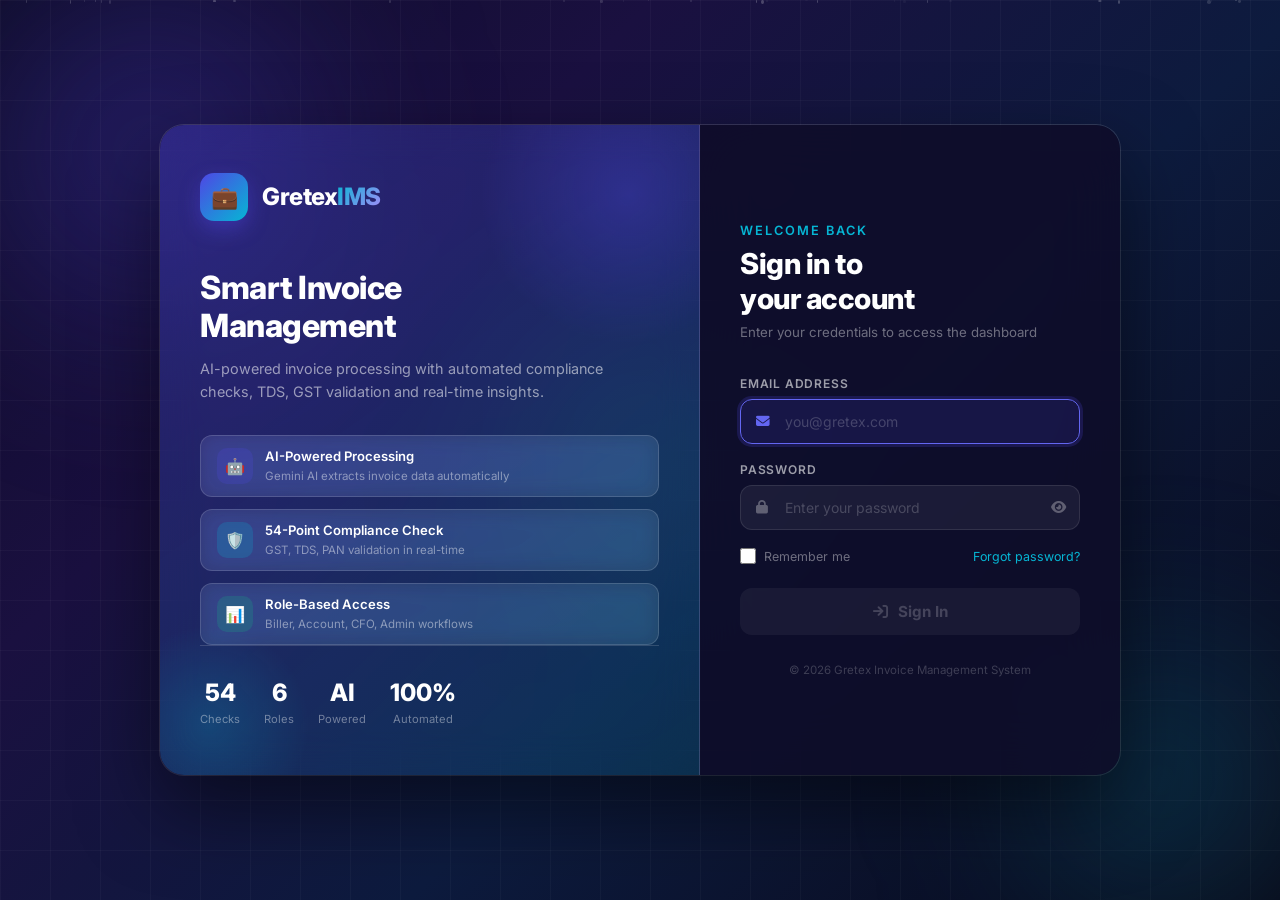
<file: index.html>
<!DOCTYPE html>
<html lang="en">
<head>
  <meta charset="UTF-8"/>
  <meta name="viewport" content="width=device-width, initial-scale=1.0"/>
  <title>Gretex — Invoice Management</title>

  <link href="https://fonts.googleapis.com/css2?family=Inter:wght@300;400;500;600;700;800;900&display=swap" rel="stylesheet"/>
  <link href="https://cdnjs.cloudflare.com/ajax/libs/font-awesome/6.4.0/css/all.min.css" rel="stylesheet"/>

  <style>
    *, *::before, *::after { box-sizing: border-box; margin: 0; padding: 0; }

    :root {
      --primary      : #4f46e5;
      --primary-light: #6366f1;
      --primary-dark : #3730a3;
      --accent       : #06b6d4;
      --success      : #10b981;
      --danger       : #ef4444;
      --white        : #ffffff;
      --glass        : rgba(255,255,255,0.08);
      --glass-border : rgba(255,255,255,0.15);
    }

    html, body {
      height    : 100%;
      font-family: 'Inter', sans-serif;
      overflow  : hidden;
    }

    /* ══════════════════════════════════════
       BACKGROUND
    ══════════════════════════════════════ */
    .bg {
      position  : fixed;
      inset     : 0;
      background: linear-gradient(135deg,
        #0f0c29 0%,
        #1a1040 30%,
        #0d1b3e 60%,
        #0a0a1a 100%);
      z-index   : 0;
    }

    /* Animated gradient orbs */
    .orb {
      position     : absolute;
      border-radius: 50%;
      filter       : blur(80px);
      animation    : orbFloat 8s ease-in-out infinite;
      pointer-events: none;
    }

    .orb-1 {
      width     : 500px;
      height    : 500px;
      background: radial-gradient(circle,
        rgba(79,70,229,0.35) 0%, transparent 70%);
      top       : -100px;
      left      : -100px;
      animation-delay: 0s;
    }

    .orb-2 {
      width     : 400px;
      height    : 400px;
      background: radial-gradient(circle,
        rgba(6,182,212,0.25) 0%, transparent 70%);
      bottom    : -80px;
      right     : -80px;
      animation-delay: -3s;
    }

    .orb-3 {
      width     : 300px;
      height    : 300px;
      background: radial-gradient(circle,
        rgba(16,185,129,0.2) 0%, transparent 70%);
      top       : 50%;
      left      : 50%;
      transform : translate(-50%, -50%);
      animation-delay: -6s;
    }

    @keyframes orbFloat {
      0%, 100% { transform: translate(0, 0) scale(1); }
      33%      { transform: translate(30px, -30px) scale(1.05); }
      66%      { transform: translate(-20px, 20px) scale(0.95); }
    }

    /* Grid pattern overlay */
    .grid-overlay {
      position  : fixed;
      inset     : 0;
      background-image:
        linear-gradient(rgba(255,255,255,0.03) 1px, transparent 1px),
        linear-gradient(90deg, rgba(255,255,255,0.03) 1px, transparent 1px);
      background-size: 50px 50px;
      z-index   : 1;
      pointer-events: none;
    }

    /* ══════════════════════════════════════
       MAIN LAYOUT
    ══════════════════════════════════════ */
    .page {
      position: relative;
      z-index : 2;
      height  : 100vh;
      display : flex;
      align-items: center;
      justify-content: center;
      padding : 20px;
    }

    .login-container {
      display  : flex;
      width    : 100%;
      max-width: 960px;
      min-height: 560px;
      border-radius: 24px;
      overflow : hidden;
      box-shadow: 0 32px 80px rgba(0,0,0,0.5),
                  0 0 0 1px var(--glass-border);
    }

    /* ══════════════════════════════════════
       LEFT PANEL — Branding
    ══════════════════════════════════════ */
    .left-panel {
      flex      : 1;
      background: linear-gradient(145deg,
        rgba(79,70,229,0.3) 0%,
        rgba(6,182,212,0.15) 100%);
      backdrop-filter: blur(20px);
      border-right: 1px solid var(--glass-border);
      padding   : 48px 40px;
      display   : flex;
      flex-direction: column;
      justify-content: space-between;
      position  : relative;
      overflow  : hidden;
    }

    .left-panel::before {
      content  : "";
      position : absolute;
      width    : 300px;
      height   : 300px;
      background: radial-gradient(circle,
        rgba(79,70,229,0.3) 0%, transparent 70%);
      top      : -80px;
      right    : -80px;
      border-radius: 50%;
    }

    .left-panel::after {
      content  : "";
      position : absolute;
      width    : 200px;
      height   : 200px;
      background: radial-gradient(circle,
        rgba(6,182,212,0.2) 0%, transparent 70%);
      bottom   : -50px;
      left     : -50px;
      border-radius: 50%;
    }

    /* Brand Logo */
    .brand {
      position: relative;
      z-index : 2;
    }

    .brand-logo {
      display    : flex;
      align-items: center;
      gap        : 14px;
      margin-bottom: 48px;
    }

    .brand-icon {
      width          : 48px;
      height         : 48px;
      background     : linear-gradient(135deg,
        var(--primary), var(--accent));
      border-radius  : 14px;
      display        : flex;
      align-items    : center;
      justify-content: center;
      font-size      : 22px;
      box-shadow     : 0 8px 20px rgba(79,70,229,0.4);
    }

    .brand-name {
      font-size  : 1.5rem;
      font-weight: 800;
      color      : var(--white);
      letter-spacing: -0.5px;
    }

    .brand-name span {
      background: linear-gradient(135deg, var(--accent), #a78bfa);
      -webkit-background-clip: text;
      -webkit-text-fill-color: transparent;
    }

    /* Headline */
    .brand-headline {
      margin-bottom: 32px;
    }

    .brand-headline h2 {
      font-size  : 2rem;
      font-weight: 800;
      color      : var(--white);
      line-height: 1.2;
      margin-bottom: 12px;
      letter-spacing: -0.5px;
    }

    .brand-headline p {
      font-size: 0.9rem;
      color    : rgba(255,255,255,0.55);
      line-height: 1.6;
    }

    /* Feature Pills */
    .features {
      display       : flex;
      flex-direction: column;
      gap           : 12px;
    }

    .feature-item {
      display    : flex;
      align-items: center;
      gap        : 12px;
      padding    : 12px 16px;
      background : var(--glass);
      border     : 1px solid var(--glass-border);
      border-radius: 12px;
      backdrop-filter: blur(10px);
      transition : all 0.3s ease;
    }

    .feature-item:hover {
      background: rgba(255,255,255,0.12);
      transform : translateX(4px);
    }

    .feature-icon {
      width          : 36px;
      height         : 36px;
      border-radius  : 10px;
      display        : flex;
      align-items    : center;
      justify-content: center;
      font-size      : 16px;
      flex-shrink    : 0;
    }

    .feature-text strong {
      display    : block;
      font-size  : 0.82rem;
      font-weight: 600;
      color      : var(--white);
    }

    .feature-text span {
      font-size: 0.72rem;
      color    : rgba(255,255,255,0.45);
    }

    /* Stats */
    .brand-stats {
      display       : flex;
      gap           : 24px;
      position      : relative;
      z-index       : 2;
      margin-top    : auto;
      padding-top   : 32px;
      border-top    : 1px solid var(--glass-border);
    }

    .stat-item { text-align: center; }

    .stat-item .num {
      font-size  : 1.5rem;
      font-weight: 800;
      color      : var(--white);
      display    : block;
    }

    .stat-item .lbl {
      font-size: 0.7rem;
      color    : rgba(255,255,255,0.4);
      margin-top: 2px;
    }

    /* ══════════════════════════════════════
       RIGHT PANEL — Login Form
    ══════════════════════════════════════ */
    .right-panel {
      width     : 420px;
      flex-shrink: 0;
      background: rgba(15,12,41,0.85);
      backdrop-filter: blur(30px);
      padding   : 48px 40px;
      display   : flex;
      flex-direction: column;
      justify-content: center;
    }

    /* Form Header */
    .form-header {
      margin-bottom: 36px;
    }

    .form-header .welcome {
      font-size  : 0.8rem;
      font-weight: 600;
      color      : var(--accent);
      text-transform: uppercase;
      letter-spacing: 2px;
      margin-bottom: 8px;
    }

    .form-header h2 {
      font-size  : 1.8rem;
      font-weight: 800;
      color      : var(--white);
      letter-spacing: -0.5px;
      margin-bottom: 8px;
    }

    .form-header p {
      font-size: 0.83rem;
      color    : rgba(255,255,255,0.4);
    }

    /* Input Groups */
    .input-group {
      margin-bottom: 18px;
    }

    .input-label {
      display    : block;
      font-size  : 0.75rem;
      font-weight: 600;
      color      : rgba(255,255,255,0.6);
      margin-bottom: 8px;
      text-transform: uppercase;
      letter-spacing: 0.8px;
    }

    .input-wrap {
      position     : relative;
      display      : flex;
      align-items  : center;
    }

    .input-ico {
      position      : absolute;
      left          : 16px;
      color         : rgba(255,255,255,0.3);
      font-size     : 0.85rem;
      pointer-events: none;
      transition    : color 0.3s;
      z-index       : 2;
    }

    .input-field {
      width        : 100%;
      padding      : 13px 16px 13px 44px;
      background   : rgba(255,255,255,0.06);
      border       : 1.5px solid rgba(255,255,255,0.1);
      border-radius: 12px;
      color        : var(--white);
      font-size    : 0.875rem;
      font-family  : 'Inter', sans-serif;
      outline      : none;
      transition   : all 0.3s ease;
    }

    .input-field::placeholder {
      color: rgba(255,255,255,0.2);
    }

    .input-field:focus {
      background  : rgba(79,70,229,0.15);
      border-color: var(--primary-light);
      box-shadow  : 0 0 0 3px rgba(79,70,229,0.2);
    }

    .input-field:focus + .input-ico,
    .input-wrap:focus-within .input-ico {
      color: var(--primary-light);
    }

    .toggle-pwd {
      position  : absolute;
      right     : 14px;
      background: none;
      border    : none;
      cursor    : pointer;
      color     : rgba(255,255,255,0.3);
      font-size : 0.85rem;
      padding   : 0;
      transition: color 0.3s;
      z-index   : 2;
    }

    .toggle-pwd:hover { color: rgba(255,255,255,0.7); }

    /* Options Row */
    .options-row {
      display        : flex;
      align-items    : center;
      justify-content: space-between;
      margin-bottom  : 24px;
    }

    .remember {
      display    : flex;
      align-items: center;
      gap        : 8px;
      cursor     : pointer;
    }

    .remember input[type="checkbox"] {
      width       : 16px;
      height      : 16px;
      accent-color: var(--primary-light);
      cursor      : pointer;
    }

    .remember span {
      font-size: 0.78rem;
      color    : rgba(255,255,255,0.4);
    }

    .forgot {
      font-size : 0.78rem;
      color     : var(--accent);
      cursor    : pointer;
      background: none;
      border    : none;
      font-family: 'Inter', sans-serif;
      transition: opacity 0.2s;
    }

    .forgot:hover { opacity: 0.7; }

    /* Login Button */
    .login-btn {
      width          : 100%;
      padding        : 14px;
      background     : linear-gradient(135deg,
        var(--primary), var(--primary-light));
      color          : var(--white);
      border         : none;
      border-radius  : 12px;
      font-size      : 0.95rem;
      font-weight    : 700;
      cursor         : pointer;
      font-family    : 'Inter', sans-serif;
      display        : flex;
      align-items    : center;
      justify-content: center;
      gap            : 10px;
      transition     : all 0.3s ease;
      box-shadow     : 0 8px 24px rgba(79,70,229,0.4);
      position       : relative;
      overflow       : hidden;
    }

    .login-btn::before {
      content   : "";
      position  : absolute;
      top       : 0;
      left      : -100%;
      width     : 100%;
      height    : 100%;
      background: linear-gradient(90deg,
        transparent, rgba(255,255,255,0.1), transparent);
      transition: left 0.5s ease;
    }

    .login-btn:hover:not(:disabled)::before { left: 100%; }

    .login-btn:hover:not(:disabled) {
      transform  : translateY(-2px);
      box-shadow : 0 12px 32px rgba(79,70,229,0.5);
    }

    .login-btn:active:not(:disabled) { transform: translateY(0); }

    .login-btn:disabled {
      opacity   : 0.5;
      cursor    : not-allowed;
      transform : none;
      box-shadow: none;
      background: rgba(255,255,255,0.1);
      color     : rgba(255,255,255,0.4);
    }
    
    .login-btn:disabled::before {
      display: none;
    }

    /* Button Spinner */
    .btn-spinner {
      width        : 18px;
      height       : 18px;
      border       : 2px solid rgba(255,255,255,0.3);
      border-top   : 2px solid var(--white);
      border-radius: 50%;
      animation    : spin 0.7s linear infinite;
      display      : none;
    }

    @keyframes spin { to { transform: rotate(360deg); } }

    /* Error Message */
    .error-box {
      display      : none;
      align-items  : center;
      gap          : 10px;
      padding      : 12px 16px;
      background   : rgba(239,68,68,0.12);
      border       : 1px solid rgba(239,68,68,0.3);
      border-radius: 10px;
      margin-bottom: 18px;
      font-size    : 0.82rem;
      color        : #fca5a5;
    }

    .error-box.show { display: flex; }

    .error-box i { color: #ef4444; font-size: 0.9rem; }

    /* Footer */
    .form-footer {
      margin-top: 28px;
      text-align: center;
      font-size : 0.72rem;
      color     : rgba(255,255,255,0.2);
    }

    /* ══════════════════════════════════════
       RESPONSIVE
    ══════════════════════════════════════ */
    @media (max-width: 768px) {
      .left-panel { display: none; }
      .right-panel {
        width     : 100%;
        max-width : 440px;
        padding   : 40px 28px;
        border-radius: 24px;
      }
      .login-container {
        background: rgba(15,12,41,0.9);
        backdrop-filter: blur(30px);
        max-width : 440px;
      }
    }

    /* ══════════════════════════════════════
       ANIMATED PARTICLES
    ══════════════════════════════════════ */
    .particles {
      position : fixed;
      inset    : 0;
      z-index  : 1;
      overflow : hidden;
      pointer-events: none;
    }

    .particle {
      position     : absolute;
      width        : 2px;
      height       : 2px;
      background   : rgba(255,255,255,0.4);
      border-radius: 50%;
      animation    : particleFloat linear infinite;
    }

    @keyframes particleFloat {
      0%   { transform: translateY(100vh) translateX(0); opacity: 0; }
      10%  { opacity: 1; }
      90%  { opacity: 1; }
      100% { transform: translateY(-10vh) translateX(50px); opacity: 0; }
    }
  </style>
</head>

<body>

  <!-- Background -->
  <div class="bg">
    <div class="orb orb-1"></div>
    <div class="orb orb-2"></div>
    <div class="orb orb-3"></div>
  </div>
  <div class="grid-overlay"></div>

  <!-- Particles -->
  <div class="particles" id="particles"></div>

  <!-- Main Page -->
  <div class="page">
    <div class="login-container">

      <!-- ── LEFT PANEL ── -->
      <div class="left-panel">
        <div class="brand">

          <!-- Logo -->
          <div class="brand-logo">
            <div class="brand-icon">💼</div>
            <div>
              <div class="brand-name">
                Gretex<span>IMS</span>
              </div>
            </div>
          </div>

          <!-- Headline -->
          <div class="brand-headline">
            <h2>Smart Invoice<br/>Management</h2>
            <p>
              AI-powered invoice processing with automated
              compliance checks, TDS, GST validation and
              real-time insights.
            </p>
          </div>

          <!-- Features -->
          <div class="features">
            <div class="feature-item">
              <div class="feature-icon"
                style="background:rgba(79,70,229,0.2)">🤖</div>
              <div class="feature-text">
                <strong>AI-Powered Processing</strong>
                <span>Gemini AI extracts invoice data automatically</span>
              </div>
            </div>
            <div class="feature-item">
              <div class="feature-icon"
                style="background:rgba(6,182,212,0.2)">🛡️</div>
              <div class="feature-text">
                <strong>54-Point Compliance Check</strong>
                <span>GST, TDS, PAN validation in real-time</span>
              </div>
            </div>
            <div class="feature-item">
              <div class="feature-icon"
                style="background:rgba(16,185,129,0.2)">📊</div>
              <div class="feature-text">
                <strong>Role-Based Access</strong>
                <span>Biller, Account, CFO, Admin workflows</span>
              </div>
            </div>
          </div>
        </div>

        <!-- Stats -->
        <div class="brand-stats">
          <div class="stat-item">
            <span class="num">54</span>
            <span class="lbl">Checks</span>
          </div>
          <div class="stat-item">
            <span class="num">6</span>
            <span class="lbl">Roles</span>
          </div>
          <div class="stat-item">
            <span class="num">AI</span>
            <span class="lbl">Powered</span>
          </div>
          <div class="stat-item">
            <span class="num">100%</span>
            <span class="lbl">Automated</span>
          </div>
        </div>
      </div>

      <!-- ── RIGHT PANEL ── -->
      <div class="right-panel">

        <!-- Header -->
        <div class="form-header">
          <div class="welcome">Welcome back</div>
          <h2>Sign in to<br/>your account</h2>
          <p>Enter your credentials to access the dashboard</p>
        </div>

        <!-- Error Box -->
        <div class="error-box" id="errorBox">
          <i class="fa fa-circle-exclamation"></i>
          <span id="errorText">Invalid email or password</span>
        </div>

        <!-- Email -->
        <div class="input-group">
          <label class="input-label">Email Address</label>
          <div class="input-wrap">
            <i class="fa fa-envelope input-ico"></i>
            <input
              type="email"
              class="input-field"
              id="emailInput"
              placeholder="you@gretex.com"
              autocomplete="email"
            />
          </div>
        </div>

        <!-- Password -->
        <div class="input-group">
          <label class="input-label">Password</label>
          <div class="input-wrap">
            <i class="fa fa-lock input-ico"></i>
            <input
              type="password"
              class="input-field"
              id="passwordInput"
              placeholder="Enter your password"
              autocomplete="current-password"
            />
            <button type="button" class="toggle-pwd" id="togglePwd">
              <i class="fa fa-eye" id="eyeIcon"></i>
            </button>
          </div>
        </div>

        <!-- Options -->
        <div class="options-row">
          <label class="remember">
            <input type="checkbox" id="rememberMe"/>
            <span>Remember me</span>
          </label>
          <button class="forgot" onclick="showForgot()">
            Forgot password?
          </button>
        </div>

        <!-- Login Button (Initially disabled) -->
        <button class="login-btn" id="loginBtn"
          onclick="handleLogin()" disabled>
          <div class="btn-spinner" id="btnSpinner"></div>
          <i class="fa fa-arrow-right-to-bracket" id="btnIcon"></i>
          <span id="btnText">Sign In</span>
        </button>

        <!-- Footer -->
        <div class="form-footer">
          © 2026 Gretex Invoice Management System
        </div>

      </div>
    </div>
  </div>


  <script src="js/api.js"></script>
  <script>

    // ── Generate particles ──
    (function () {
      const container = document.getElementById("particles");
      for (let i = 0; i < 30; i++) {
        const p = document.createElement("div");
        p.className = "particle";
        p.style.cssText = `
          left    : ${Math.random() * 100}%;
          width   : ${Math.random() * 3 + 1}px;
          height  : ${Math.random() * 3 + 1}px;
          opacity : ${Math.random() * 0.5 + 0.1};
          animation-duration   : ${Math.random() * 15 + 10}s;
          animation-delay      : ${Math.random() * -20}s;
        `;
        container.appendChild(p);
      }
    })();

    // ── Form Validity Check ──
    function checkFormValidity() {
      const email    = document.getElementById("emailInput").value.trim();
      const password = document.getElementById("passwordInput").value;
      const btn      = document.getElementById("loginBtn");
      const isLoading = document.getElementById("btnSpinner").style.display === "block";
      
      // Button enable hoga sirf tab jab dono fields mein value ho aur loading state na ho
      if (!isLoading) {
        btn.disabled = (!email || !password);
      }
    }

    // ── Check if already logged in ──
    window.addEventListener("DOMContentLoaded", () => {
      if (typeof Auth !== 'undefined' && Auth.isLoggedIn()) {
        const user = Auth.getUser();
        window.location.href = user.dashboard || "account.html";
        return;
      }

      // Restore email
      const saved = localStorage.getItem("gretex_email");
      if (saved) {
        document.getElementById("emailInput").value  = saved;
        document.getElementById("rememberMe").checked = true;
      }

      document.getElementById("emailInput").focus();
      checkFormValidity(); // Initial check incase fields are pre-filled
    });

    // ── Toggle password ──
    document.getElementById("togglePwd").addEventListener("click", () => {
      const input = document.getElementById("passwordInput");
      const icon  = document.getElementById("eyeIcon");
      const show  = input.type === "password";
      input.type  = show ? "text" : "password";
      icon.className = show ? "fa fa-eye-slash" : "fa fa-eye";
    });

    // ── Enter key ──
    document.getElementById("passwordInput")
      .addEventListener("keydown", e => {
        if (e.key === "Enter" && !document.getElementById("loginBtn").disabled) {
          handleLogin();
        }
      });

    document.getElementById("emailInput")
      .addEventListener("keydown", e => {
        if (e.key === "Enter")
          document.getElementById("passwordInput").focus();
      });

    // ── Clear error and check validity on type ──
    ["emailInput", "passwordInput"].forEach(id => {
      document.getElementById(id).addEventListener("input", () => {
        hideError();
        checkFormValidity();
      });
    });

    // ── Handle Login ──
    async function handleLogin() {
      hideError();

      const email    = document.getElementById("emailInput").value.trim();
      const password = document.getElementById("passwordInput").value;
      const remember = document.getElementById("rememberMe").checked;

      // Extra check just in case
      if (!email || !password) return;

      setLoading(true);

      try {
        const res = typeof API !== 'undefined' ? await API.auth.login(email, password) : { success: false, message: "API not defined" };

        if (!res?.success) {
          showError(res?.message || "Invalid email or password");
          setLoading(false);
          // Shake animation
          document.querySelector(".right-panel")
            .animate([
              { transform: "translateX(-8px)" },
              { transform: "translateX(8px)"  },
              { transform: "translateX(-6px)" },
              { transform: "translateX(6px)"  },
              { transform: "translateX(0)"    }
            ], { duration: 400, easing: "ease-out" });
          return;
        }

        // Save session
        if (typeof Auth !== 'undefined') Auth.saveSession(res.data);

        // Remember me
        if (remember) {
          localStorage.setItem("gretex_email", email);
        } else {
          localStorage.removeItem("gretex_email");
        }

        // Success state
        const btn = document.getElementById("loginBtn");
        btn.style.background =
          "linear-gradient(135deg, #10b981, #059669)";
        btn.style.boxShadow  =
          "0 8px 24px rgba(16,185,129,0.4)";
        document.getElementById("btnIcon").className =
          "fa fa-circle-check";
        document.getElementById("btnText").textContent =
          "Success! Redirecting...";

        // Redirect
        setTimeout(() => {
          window.location.href = res.data.dashboard;
        }, 800);

      } catch (err) {
        showError("Connection failed. Please try again.");
        setLoading(false);
      }
    }

    // ── Show/Hide Error ──
    function showError(msg) {
      document.getElementById("errorText").textContent = msg;
      document.getElementById("errorBox").classList.add("show");
      
    }

    function hideError() {
      document.getElementById("errorBox").classList.remove("show");
    }

    // ── Loading State ──
    function setLoading(loading) {
      const btn     = document.getElementById("loginBtn");
      const spinner = document.getElementById("btnSpinner");
      const icon    = document.getElementById("btnIcon");
      const text    = document.getElementById("btnText");

      if (loading) {
        btn.disabled = true;
      } else {
        checkFormValidity(); // Re-evaluate based on input fields
      }
      
      spinner.style.display = loading ? "block"  : "none";
      icon.style.display    = loading ? "none"   : "inline";
      text.textContent      = loading
        ? "Signing in..." : "Sign In";
    }

    // ── Forgot Password ──
    function showForgot() {
      showError(
        "Please contact your Admin to reset your password."
      );
    }

  </script>
</body>
</html>
</file>
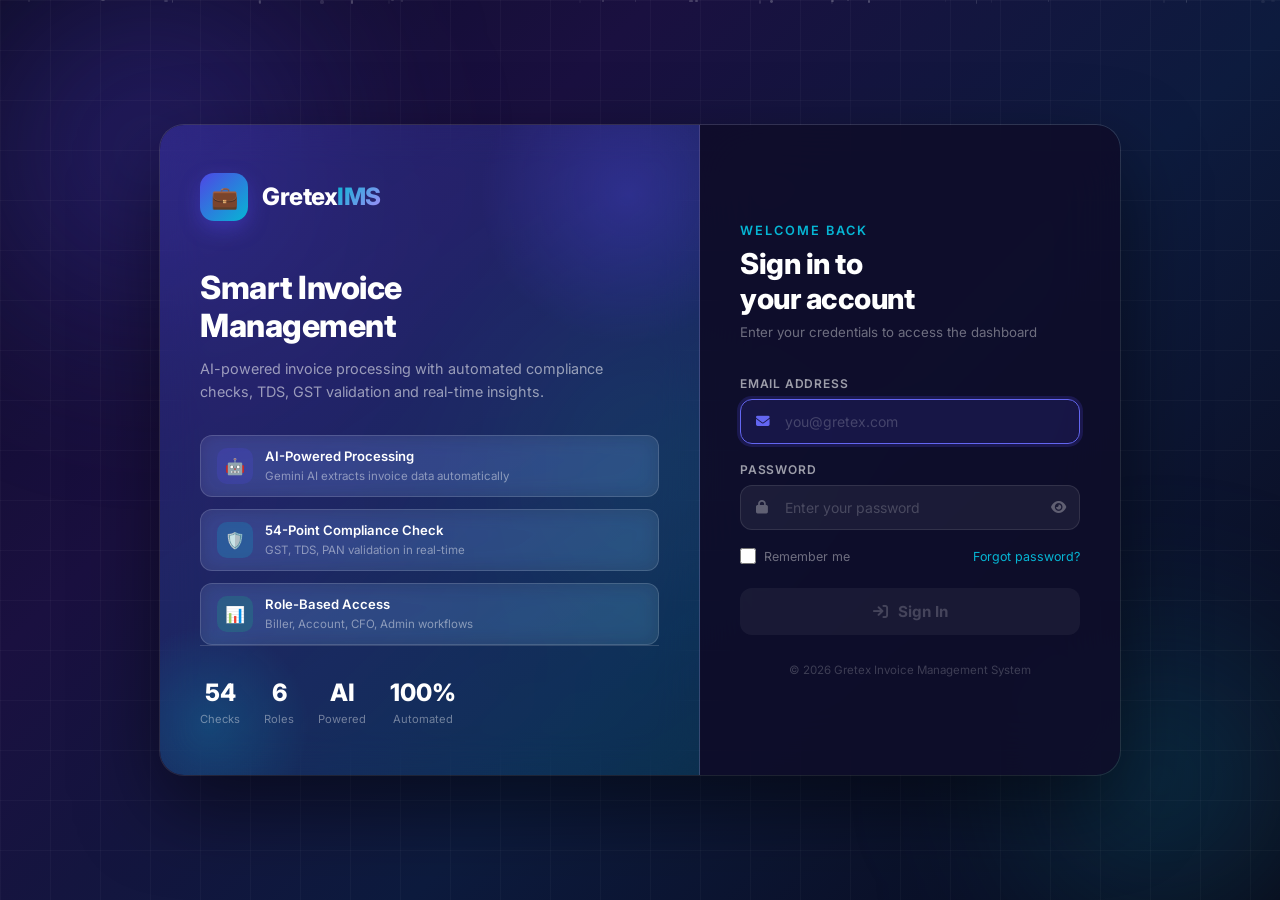
<file: account.html>
<!DOCTYPE html>
<html lang="en">
<head>
  <meta charset="UTF-8"/>
  <meta name="viewport" content="width=device-width, initial-scale=1.0"/>
  <title>Account Dashboard — Gretex</title>

  <link href="https://fonts.googleapis.com/css2?family=Inter:wght@300;400;500;600;700;800&display=swap" rel="stylesheet"/>
  <link href="https://cdnjs.cloudflare.com/ajax/libs/font-awesome/6.4.0/css/all.min.css" rel="stylesheet"/>
  <link href="https://cdn.datatables.net/1.13.6/css/dataTables.bootstrap5.min.css" rel="stylesheet"/>
  <link href="css/style.css" rel="stylesheet"/>

  <style>
    /* ── Basic Section & Modals ── */
    .section { display: none; }
    .section.active { display: block; }

    .modal-box.large { max-width: 900px; }

    /* ── Invoice Detail Tabs ── */
    .detail-tabs {
      display      : flex;
      gap          : 4px;
      padding      : 16px 20px 0;
      border-bottom: 1px solid var(--gray-200);
      background   : var(--gray-50);
      flex-wrap    : wrap;
    }

    .detail-tab {
      padding      : 8px 16px;
      border-radius: 8px 8px 0 0;
      font-size    : 0.82rem;
      font-weight  : 500;
      cursor       : pointer;
      border       : 1px solid transparent;
      color        : var(--gray-600);
      transition   : var(--transition);
      background   : transparent;
    }

    .detail-tab.active {
      background         : var(--white);
      color              : var(--primary);
      border-color       : var(--gray-200);
      border-bottom-color: var(--white);
      font-weight        : 600;
    }

    .detail-tab-content { display: none; }
    .detail-tab-content.active { display: block; }

    /* ── Dashboard Layout ── */
    .dashboard-grid {
      display              : grid;
      grid-template-columns: 1fr 360px;
      gap                  : 16px;
    }

    @media (max-width: 1024px) {
      .dashboard-grid { grid-template-columns: 1fr; }
    }

    /* ── Action Buttons ── */
    .queue-action-btn {
      display      : inline-flex;
      align-items  : center;
      gap          : 5px;
      padding      : 5px 12px;
      border-radius: 6px;
      font-size    : 0.78rem;
      font-weight  : 600;
      cursor       : pointer;
      border       : none;
      transition   : opacity 0.15s, transform 0.1s;
    }

    .queue-action-btn:hover  { opacity: 0.88; transform: translateY(-1px); }
    .queue-action-btn:active { transform: translateY(0); }

    .btn-approve { background: #34a853; color: #fff; }
    .btn-reject  { background: #ea4335; color: #fff; }

    /* ── Reject Modal Textarea ── */
    #rejectReason {
      width        : 100%;
      resize       : vertical;
      font-size    : 0.85rem;
      padding      : 10px 12px;
      border       : 1.5px solid var(--gray-300);
      border-radius: 8px;
      font-family  : 'Inter', sans-serif;
      outline      : none;
      min-height   : 100px;
      transition   : border-color 0.2s;
    }

    #rejectReason:focus {
      border-color: #ea4335;
      box-shadow  : 0 0 0 3px rgba(234,67,53,0.1);
    }

    .reject-modal-header {
      background: linear-gradient(135deg, #c62828, #8b0000);
    }

    /* =========================================
       ✨ MODERN UI STYLES (UPDATED) ✨
       ========================================= */

    /* ── 1. Queue Stats Mini Row (Top Cards) ── */
    .queue-stats-row {
      display      : flex;
      gap          : 16px; 
      flex-wrap    : wrap;
      margin-bottom: 24px;
    }

    .queue-mini-stat {
      flex          : 1;
      min-width     : 120px;
      padding       : 16px 20px;
      border-radius : 12px; 
      background    : var(--white);
      border        : 1px solid rgba(0,0,0,0.05); 
      box-shadow    : 0 4px 12px rgba(0,0,0,0.03); 
      text-align    : center;
      transition    : transform 0.2s ease, box-shadow 0.2s ease;
    }

    .queue-mini-stat:hover {
      transform : translateY(-3px);
      box-shadow: 0 8px 16px rgba(0,0,0,0.06);
    }

    .queue-mini-stat .mini-val {
      font-size  : 1.8rem; 
      font-weight: 800;
      line-height: 1.2;
    }

    .queue-mini-stat .mini-label {
      font-size     : 0.8rem;
      font-weight   : 600;
      color         : var(--gray-500);
      margin-top    : 6px;
      text-transform: uppercase;
      letter-spacing: 0.5px;
    }

    .mini-val.pending  { color: #f9a825; }
    .mini-val.approved { color: #34a853; }
    .mini-val.rejected { color: #ea4335; }
    .mini-val.total    { color: var(--primary); }

    /* ── 2. Modern Filter Tabs (Pill style) ── */
    .filter-tabs {
      display      : flex;
      gap          : 6px;
      background   : var(--gray-50);
      padding      : 4px;
      border-radius: 8px;
      border       : 1px solid var(--gray-200);
    }

    .filter-tab, .filter-tab-q, .filter-tab-c {
      padding      : 6px 16px;
      border-radius: 6px;
      font-size    : 0.82rem;
      font-weight  : 500;
      cursor       : pointer;
      border       : none;
      color        : var(--gray-600);
      background   : transparent;
      transition   : all 0.2s ease;
    }

    .filter-tab:hover, .filter-tab-q:hover, .filter-tab-c:hover {
      background: rgba(0,0,0,0.04);
    }

    .filter-tab.active, .filter-tab-q.active, .filter-tab-c.active {
      background : var(--white);
      color      : var(--primary); 
      font-weight: 600;
      box-shadow : 0 2px 6px rgba(0,0,0,0.08);
    }

    /* ── 3. Table Rows & Spacing ── */
    .data-table tbody tr {
      transition: background-color 0.15s ease;
    }
    
    .data-table tbody tr:hover {
      background-color: #f8faff; 
    }

    .data-table td, .data-table th {
      padding       : 14px 16px; 
      vertical-align: middle;
    }

    /* ── 4. Soft Premium Status Badges ── */
    .queue-status-badge {
      display       : inline-flex;
      align-items   : center;
      padding       : 4px 12px;
      border-radius : 20px; 
      font-size     : 0.75rem;
      font-weight   : 600;
      letter-spacing: 0.3px;
    }

    .status-pending  { background: #fff8e1; color: #f57f17; border: 1px solid #ffe082; }
    .status-approved { background: #e8f5e9; color: #2e7d32; border: 1px solid #c8e6c9; }
    .status-rejected { background: #ffebee; color: #c62828; border: 1px solid #ffcdd2; }
    .status-sent     { background: #e3f2fd; color: #1565c0; border: 1px solid #bbdefb; }

    /* ── 5. Tracking Timeline ── */
    .tracking-wrapper {
      background: #fff;
      padding: 24px 20px 10px;
      border-radius: 12px;
      border: 1px solid var(--gray-200);
      margin-bottom: 10px;
      box-shadow: 0 2px 8px rgba(0,0,0,0.02);
    }

    .tracking-container {
      display: flex;
      justify-content: space-between;
      align-items: flex-start;
      position: relative;
      width: 100%;
    }

    .track-step {
      flex: 1;
      text-align: center;
      position: relative;
      z-index: 1;
    }

    .track-step::before {
      content: "";
      position: absolute;
      top: 15px;
      left: -50%;
      width: 100%;
      height: 3px;
      background: #e5e7eb;
      z-index: -1;
      transition: all 0.3s ease;
    }
    .track-step:first-child::before { display: none; }

    .track-icon {
      width: 32px;
      height: 32px;
      border-radius: 50%;
      background: #fff;
      border: 3px solid #e5e7eb;
      display: flex;
      align-items: center;
      justify-content: center;
      margin: 0 auto 10px;
      color: transparent; 
      font-size: 12px;
      transition: all 0.3s ease;
    }

    .track-step.completed .track-icon { background: #10b981; border-color: #10b981; color: #fff; }
    .track-step.completed::before { background: #10b981; }
    .track-step.active .track-icon { background: #4f46e5; border-color: #4f46e5; color: #fff; box-shadow: 0 0 0 4px rgba(79, 70, 229, 0.2); }
    .track-step.active::before { background: #10b981; }
    .track-step.rejected .track-icon { background: #ef4444; border-color: #ef4444; color: #fff; }
    .track-text h6 { font-size: 0.75rem; margin: 0 0 4px 0; color: var(--gray-800); font-weight: 600; }
    .track-text p { font-size: 0.65rem; margin: 0; color: var(--gray-500); line-height: 1.2; }

    .completed-card {
      background: var(--white); border: 1px solid var(--gray-200); border-radius: var(--border-radius);
      padding: 16px 20px; margin-bottom: 10px; display: flex; align-items: center; gap: 16px; cursor: pointer;
    }
    .completed-card:hover { border-color: var(--primary); }
    .completed-card.approved { border-left: 4px solid var(--secondary); }
    .completed-card.rejected { border-left: 4px solid var(--danger); }
  </style>
</head>

<body>
<div class="app-wrapper">

  <aside class="sidebar" id="sidebar"></aside>

  <div class="main-content" id="mainContent">

    <header class="app-header" id="appHeader"></header>

    <div class="page-content">

      <!-- DASHBOARD OVERVIEW -->
      <div class="section active" id="section-dashboard">

        <div class="stats-grid">
          <div class="stat-card total" style="cursor:pointer" onclick="Dashboard.showSection('invoices')">
            <div class="stat-icon"><i class="fa fa-inbox"></i></div>
            <div class="stat-info">
              <div class="stat-value" id="statTotal">--</div>
              <div class="stat-label">Total Invoices</div>
            </div>
          </div>
          <div class="stat-card pass" style="cursor:pointer" onclick="Dashboard.showSection('invoices')">
            <div class="stat-icon"><i class="fa fa-circle-check"></i></div>
            <div class="stat-info">
              <div class="stat-value" id="statPass">--</div>
              <div class="stat-label">Passed</div>
            </div>
          </div>
          <div class="stat-card review" style="cursor:pointer" onclick="Dashboard.showSection('approval')">
            <div class="stat-icon"><i class="fa fa-triangle-exclamation"></i></div>
            <div class="stat-info">
              <div class="stat-value" id="statReview">--</div>
              <div class="stat-label">Action Needed</div>
            </div>
          </div>
          <div class="stat-card fail" style="cursor:pointer" onclick="Dashboard.showSection('invoices')">
            <div class="stat-icon"><i class="fa fa-circle-xmark"></i></div>
            <div class="stat-info">
              <div class="stat-value" id="statFail">--</div>
              <div class="stat-label">Failed</div>
            </div>
          </div>
          <div class="stat-card amount">
            <div class="stat-icon"><i class="fa fa-indian-rupee-sign"></i></div>
            <div class="stat-info">
              <div class="stat-value" id="statAmount">--</div>
              <div class="stat-label">Total Amount</div>
            </div>
          </div>
        </div>

        <div class="dashboard-grid">

          <div class="card">
            <div class="card-header">
              <div class="card-title">
                <i class="fa fa-clock-rotate-left"></i> Recent Invoices
              </div>
              <button class="btn btn-ghost btn-sm" onclick="Dashboard.showSection('invoices')">
                View All <i class="fa fa-arrow-right"></i>
              </button>
            </div>
            <div class="table-wrapper">
              <table class="data-table">
                <thead>
                  <tr>
                    <th>Invoice No</th>
                    <th>Vendor</th>
                    <th>Amount</th>
                    <th>Stage</th>
                    <th></th>
                  </tr>
                </thead>
                <tbody id="recentBody">
                  <tr><td colspan="5" class="text-center" style="padding:24px;color:var(--gray-400)">
                    <i class="fa fa-spinner fa-spin"></i> Loading...
                  </td></tr>
                </tbody>
              </table>
            </div>
          </div>

          <div class="card">
            <div class="card-header">
              <div class="card-title" style="color:var(--danger)">🚩 Red Flags</div>
              <button class="btn btn-ghost btn-sm" onclick="Dashboard.showSection('redflags')">
                View All <i class="fa fa-arrow-right"></i>
              </button>
            </div>
            <div id="redFlagsPanel" style="padding:0 16px;max-height:320px;overflow-y:auto">
              <div class="text-center" style="padding:24px;color:var(--gray-400)">
                <i class="fa fa-spinner fa-spin"></i>
              </div>
            </div>
          </div>

        </div>
      </div>

      <!-- ALL INVOICES -->
      <div class="section" id="section-invoices">
        <div class="card" style="margin-bottom:16px">
          <div class="card-body" style="padding:14px 20px">
            <div style="display:flex;align-items:center;gap:12px;flex-wrap:wrap">
              <div class="filter-tabs">
                <button class="filter-tab active" data-status="ALL">All</button>
                <button class="filter-tab" data-status="Completed">✅ Completed</button>
                <button class="filter-tab" data-status="Account">⏳ At Account</button>
                <button class="filter-tab" data-status="CFO">💼 At CFO</button>
              </div>
              <div style="flex:1;min-width:200px;position:relative">
                <i class="fa fa-search" style="position:absolute;left:12px;top:50%;transform:translateY(-50%);color:var(--gray-400);pointer-events:none"></i>
                <input type="text" class="form-control" id="searchInput" autocomplete="off" placeholder="Search vendor, invoice no..." style="padding-left:36px"/>
              </div>
              <button class="btn btn-outline btn-sm" id="redFlagToggle" onclick="Dashboard.toggleRedFlagFilter()">
                🚩 Red Flags Only
              </button>
            </div>
          </div>
        </div>

        <div class="card">
          <div class="card-header">
            <div class="card-title">
              <i class="fa fa-file-invoice"></i> All Invoices
              <span id="invoiceCount" style="font-weight:400;color:var(--gray-500);font-size:0.8rem"></span>
            </div>
          </div>
          <div class="table-wrapper">
            <table class="data-table" id="invoiceTable">
              <thead>
                <tr>
                  <th>#</th><th>Date</th><th>Invoice No</th><th>Vendor</th><th>Description</th>
                  <th>Basic Amt</th><th>TDS</th><th>Payable</th><th>Type</th><th>🚩</th><th>Current Stage</th><th>Action</th>
                </tr>
              </thead>
              <tbody id="invoiceBody">
                <tr><td colspan="12" class="text-center" style="padding:32px;color:var(--gray-400)">
                  <i class="fa fa-spinner fa-spin"></i> Loading invoices...
                </td></tr>
              </tbody>
            </table>
          </div>
          <div style="padding:12px 20px;border-top:1px solid var(--gray-200);display:flex;justify-content:space-between;align-items:center">
            <span id="tableInfo" style="font-size:0.78rem;color:var(--gray-500)"></span>
            <div id="tablePagination" style="display:flex;gap:6px"></div>
          </div>
        </div>
      </div>

      <!-- APPROVAL QUEUE -->
      <div class="section" id="section-approval">
        <div class="queue-stats-row" id="queueStatsRow">
          <div class="queue-mini-stat"><div class="mini-val total" id="qStatTotal">--</div><div class="mini-label">Total</div></div>
          <div class="queue-mini-stat"><div class="mini-val pending" id="qStatPending">--</div><div class="mini-label">Pending Action</div></div>
          <div class="queue-mini-stat"><div class="mini-val approved" id="qStatApproved">--</div><div class="mini-label">Approved</div></div>
          <div class="queue-mini-stat"><div class="mini-val rejected" id="qStatRejected">--</div><div class="mini-label">Rejected</div></div>
        </div>

        <div class="card" style="margin-bottom:16px">
          <div class="card-body" style="padding:14px 20px">
            <div style="display:flex;align-items:center;gap:12px;flex-wrap:wrap">
              <div class="filter-tabs">
                <button class="filter-tab-q active" data-status="ALL">All</button>
                <button class="filter-tab-q" data-status="Pending">⏳ Pending</button>
                <button class="filter-tab-q" data-status="Approved">✅ Approved</button>
                <button class="filter-tab-q" data-status="Rejected">❌ Rejected</button>
              </div>
              <div style="flex:1;min-width:200px;position:relative">
                <i class="fa fa-search" style="position:absolute;left:12px;top:50%;transform:translateY(-50%);color:var(--gray-400);pointer-events:none"></i>
                <input type="text" class="form-control" id="queueSearchInput" autocomplete="off" placeholder="Search vendor, invoice no..." style="padding-left:36px"/>
              </div>
              <button class="btn btn-outline btn-sm" onclick="Dashboard.loadApprovalQueue()">
                <i class="fa fa-rotate-right"></i> Refresh
              </button>
            </div>
          </div>
        </div>

        <div class="card">
          <div class="card-header">
            <div class="card-title">
              <i class="fa fa-list-check"></i> Approval Queue
              <span id="queueCount" style="font-weight:400;color:var(--gray-500);font-size:0.8rem"></span>
            </div>
            <div style="font-size:0.78rem;color:var(--gray-500)">Pending invoices require your action</div>
          </div>
          <!-- Updated Table Wrapper for Scrolling -->
          <div class="table-wrapper" style="max-height: 60vh; overflow-y: auto;">
            <table class="data-table" id="queueTable">
              <thead style="position: sticky; top: 0; z-index: 10;">
                <tr>
                  <th>#</th><th>Invoice No</th><th>Vendor</th><th>Basic Amt</th><th>TDS</th>
                  <th>Final Payable</th><th>🚩</th><th>Queue Status</th><th>Actions</th>
                </tr>
              </thead>
              <tbody id="queueBody">
                <tr><td colspan="9" class="text-center" style="padding:32px;color:var(--gray-400)">
                  <i class="fa fa-spinner fa-spin"></i> Loading queue...
                </td></tr>
              </tbody>
            </table>
          </div>
          <!-- New Pagination Controls -->
          <div style="padding:12px 20px;border-top:1px solid var(--gray-200);display:flex;justify-content:space-between;align-items:center;flex-wrap:wrap;gap:10px;background:var(--white);border-radius:0 0 12px 12px;">
            <div style="display:flex;align-items:center;gap:10px;">
              <span style="font-size:0.78rem;color:var(--gray-500)">Rows per page:</span>
              <select id="queuePageSize" style="font-size:0.78rem;padding:4px 8px;border-radius:6px;border:1px solid var(--gray-300);outline:none;cursor:pointer;" onchange="Dashboard.changeQueuePageSize(this.value)">
                <option value="10">10</option>
                <option value="15" selected>15</option>
                <option value="20">20</option>
                <option value="30">30</option>
                <option value="50">50</option>
                <option value="100">100</option>
              </select>
              <span id="queueTableInfo" style="font-size:0.78rem;color:var(--gray-500);margin-left:10px;"></span>
            </div>
            <div id="queueTablePagination" style="display:flex;gap:6px"></div>
          </div>
        </div>
      </div>

      <!-- COMPLETED -->
      <div class="section" id="section-completed">
        <div style="display:grid;grid-template-columns:1fr 1fr;gap:16px;margin-bottom:16px">
          <div class="card">
            <div class="card-body" style="display:flex;align-items:center;gap:16px;padding:20px">
              <div style="width:52px;height:52px;border-radius:12px;background:#e8f5e9;display:flex;align-items:center;justify-content:center;font-size:1.5rem">✅</div>
              <div>
                <div style="font-size:2rem;font-weight:800;color:var(--secondary)" id="completedApproved">--</div>
                <div style="font-size:0.8rem;color:var(--gray-500)">Bills Approved by You</div>
              </div>
            </div>
          </div>
          <div class="card">
            <div class="card-body" style="display:flex;align-items:center;gap:16px;padding:20px">
              <div style="width:52px;height:52px;border-radius:12px;background:#ffebee;display:flex;align-items:center;justify-content:center;font-size:1.5rem">❌</div>
              <div>
                <div style="font-size:2rem;font-weight:800;color:var(--danger)" id="completedRejected">--</div>
                <div style="font-size:0.8rem;color:var(--gray-500)">Bills Rejected by You</div>
              </div>
            </div>
          </div>
        </div>
        <div class="card" style="margin-bottom:16px">
          <div class="card-body" style="padding:14px 20px">
            <div style="display:flex;gap:8px;flex-wrap:wrap">
              <button class="filter-tab-c active" data-cstatus="ALL" onclick="Dashboard.filterCompleted(this)">All</button>
              <button class="filter-tab-c" data-cstatus="Approved" onclick="Dashboard.filterCompleted(this)">✅ Approved</button>
              <button class="filter-tab-c" data-cstatus="Rejected" onclick="Dashboard.filterCompleted(this)">❌ Rejected</button>
            </div>
          </div>
        </div>
        <div class="card">
          <div class="card-header">
            <div class="card-title">
              <i class="fa fa-flag-checkered"></i> Your Processed Bills
              <span id="completedCount" style="font-weight:400;color:var(--gray-500);font-size:0.8rem"></span>
            </div>
          </div>
          <div id="completedList" style="padding:16px">
            <div class="text-center" style="padding:32px;color:var(--gray-400)">
              <i class="fa fa-spinner fa-spin"></i> Loading...
            </div>
          </div>
        </div>
      </div>

      <!-- RED FLAGS -->
      <div class="section" id="section-redflags">
        <div class="card">
          <div class="card-header">
            <div class="card-title" style="color:var(--danger)">
              🚩 Red Flag Invoices <span id="redFlagCount" style="font-weight:400;color:var(--gray-500);font-size:0.8rem"></span>
            </div>
          </div>
          <div class="table-wrapper">
            <table class="data-table">
              <thead>
                <tr>
                  <th>Invoice No</th><th>Vendor</th><th>Amount</th><th>Red Flags</th><th>Stage</th><th>Date</th><th>Action</th>
                </tr>
              </thead>
              <tbody id="redFlagBody">
                <tr><td colspan="7" class="text-center" style="padding:32px;color:var(--gray-400)">
                  <i class="fa fa-spinner fa-spin"></i> Loading...
                </td></tr>
              </tbody>
            </table>
          </div>
        </div>
      </div>

      <!-- DETAILED SUMMARY SECTION -->
      <div class="section" id="section-summary">
        <div class="dashboard-grid" style="grid-template-columns: repeat(auto-fit, minmax(230px, 1fr)); margin-bottom: 16px;">
          <div class="card">
            <div class="card-body" style="padding: 20px; text-align: center;">
              <div style="font-size: 0.85rem; color: var(--gray-500); text-transform: uppercase; font-weight: 600;">Total Invoices</div>
              <div style="font-size: 2rem; font-weight: 800; color: var(--primary); margin-top: 8px;" id="sumTotalCount">0</div>
            </div>
          </div>
          <div class="card">
            <div class="card-body" style="padding: 20px; text-align: center;">
              <div style="font-size: 0.85rem; color: var(--gray-500); text-transform: uppercase; font-weight: 600;">Total Amount</div>
              <div style="font-size: 1.8rem; font-weight: 800; color: var(--gray-800); margin-top: 8px;" id="sumTotalAmount">₹0</div>
            </div>
          </div>
          <div class="card">
            <div class="card-body" style="padding: 20px; text-align: center;">
              <div style="font-size: 0.85rem; color: var(--gray-500); text-transform: uppercase; font-weight: 600;">Approved Value</div>
              <div style="font-size: 1.8rem; font-weight: 800; color: #34a853; margin-top: 8px;" id="sumApprovedAmount">₹0</div>
            </div>
          </div>
          <div class="card">
            <div class="card-body" style="padding: 20px; text-align: center;">
              <div style="font-size: 0.85rem; color: var(--gray-500); text-transform: uppercase; font-weight: 600;">Pending Value</div>
              <div style="font-size: 1.8rem; font-weight: 800; color: #f9a825; margin-top: 8px;" id="sumPendingAmount">₹0</div>
            </div>
          </div>
        </div>

        <div class="card">
          <div class="card-header">
            <div class="card-title"><i class="fa fa-chart-pie"></i> Vendor-wise Summary</div>
          </div>
          <div class="table-wrapper" style="max-height: 50vh; overflow-y: auto;">
            <table class="data-table">
              <thead style="position: sticky; top: 0; z-index: 10;">
                <tr>
                  <th>Vendor Name</th>
                  <th style="text-align:center;">Total Invoices</th>
                  <th style="text-align:center;">Approved</th>
                  <th style="text-align:center;">Pending/Other</th>
                  <th style="text-align:right;">Total Value</th>
                </tr>
              </thead>
              <tbody id="summaryVendorBody">
                <tr><td colspan="5" class="text-center" style="padding: 32px; color: var(--gray-400);"><i class="fa fa-spinner fa-spin"></i> Generating summary...</td></tr>
              </tbody>
            </table>
          </div>
        </div>
      </div>

      <!-- PROFILE -->
      <div class="section" id="section-profile">
        <div class="card" style="max-width:500px">
          <div class="card-header">
            <div class="card-title"><i class="fa fa-user"></i> My Profile</div>
          </div>
          <div class="card-body" id="profileBody">
            <div class="text-center" style="padding:24px;color:var(--gray-400)"><i class="fa fa-spinner fa-spin"></i></div>
          </div>
        </div>
      </div>

      <!-- PASSWORD -->
      <div class="section" id="section-password">
        <div class="card" style="max-width:440px">
          <div class="card-header">
            <div class="card-title"><i class="fa fa-lock"></i> Change Password</div>
          </div>
          <div class="card-body">
            <div class="form-group">
              <label class="form-label">Current Password</label>
              <input type="password" class="form-control" id="oldPassword" placeholder="Enter current password"/>
            </div>
            <div class="form-group">
              <label class="form-label">New Password</label>
              <input type="password" class="form-control" id="newPassword" placeholder="Min 6 characters"/>
            </div>
            <div class="form-group">
              <label class="form-label">Confirm New Password</label>
              <input type="password" class="form-control" id="confirmPassword" placeholder="Re-enter new password"/>
            </div>
            <button class="btn btn-primary w-100" onclick="Dashboard.changePassword()">
              <i class="fa fa-key"></i> Update Password
            </button>
          </div>
        </div>
      </div>

    </div>
  </div>
</div>

<!-- INVOICE DETAIL MODAL -->
<div class="modal-overlay" id="detailModal">
  <div class="modal-box large">
    <div class="modal-header" style="background:linear-gradient(135deg,#1a73e8,#0d47a1)">
      <h5 class="modal-title" style="color:#fff;display:flex;align-items:center;gap:8px">
        <i class="fa fa-file-invoice"></i> Invoice —
        <span id="modalInvoiceNo"></span><span id="modalStatus" style="margin-left:8px"></span>
      </h5>
      <button class="modal-close" onclick="Dashboard.closeModal()">✕</button>
    </div>

    <div id="modalTrackingTimeline" style="padding: 20px 20px 0; background: var(--white);"></div>

    <div class="detail-tabs">
      <button class="detail-tab active" data-tab="tab-attachment" onclick="Dashboard.switchTab(this, 'tab-attachment')">📎 Attachment</button>
      <button class="detail-tab" data-tab="tab-accounting" onclick="Dashboard.switchTab(this, 'tab-accounting')">📊 Accounting</button>
      <button class="detail-tab" data-tab="tab-tds" onclick="Dashboard.switchTab(this, 'tab-tds')">💰 TDS</button>
      <button class="detail-tab" data-tab="tab-gst" onclick="Dashboard.switchTab(this, 'tab-gst')">🧾 GST</button>
      <button class="detail-tab" data-tab="tab-process" onclick="Dashboard.switchTab(this, 'tab-process')">⚙️ Process</button>
      <button class="detail-tab" data-tab="tab-flags" onclick="Dashboard.switchTab(this, 'tab-flags')">🚩 Red Flags</button>
    </div>

    <div style="max-height:55vh;overflow-y:auto;background:var(--white);">
      <div class="detail-tab-content active" id="tab-attachment"></div>
      <div class="detail-tab-content" id="tab-accounting"></div>
      <div class="detail-tab-content" id="tab-tds"></div>
      <div class="detail-tab-content" id="tab-gst"></div>
      <div class="detail-tab-content" id="tab-process"></div>
      <div class="detail-tab-content" id="tab-flags"></div>
    </div>

    <div class="modal-footer" style="display: flex; justify-content: flex-end; gap: 10px;">
      <a id="driveLink" href="#" target="_blank" class="btn btn-outline btn-sm" style="display:none">
        <i class="fa fa-file-pdf"></i> View Original
      </a>
      
      <button class="btn btn-sm" id="modalApproveBtn" onclick="Dashboard.approveFromModal()" style="display:none; background:#34a853; color:#fff; border:none; font-weight:600; padding:6px 14px; border-radius:6px;">
        <i class="fa fa-check"></i> Approve
      </button>
      <button class="btn btn-sm" id="modalRejectBtn" onclick="Dashboard.rejectFromModal()" style="display:none; background:#ea4335; color:#fff; border:none; font-weight:600; padding:6px 14px; border-radius:6px;">
        <i class="fa fa-xmark"></i> Reject
      </button>
      
      <button class="btn btn-ghost btn-sm" onclick="Dashboard.closeModal()">
        <i class="fa fa-xmark"></i> Close
      </button>
    </div>
  </div>
</div>

<!-- REJECT MODAL -->
<div class="modal-overlay" id="rejectModal">
  <div class="modal-box" style="max-width:440px">
    <div class="modal-header reject-modal-header">
      <h5 class="modal-title" style="color:#fff;display:flex;align-items:center;gap:8px">
        <i class="fa fa-circle-xmark"></i> Reject Invoice
        <span id="rejectModalInvoiceNo" style="font-size:0.85rem;opacity:0.85;margin-left:4px"></span>
      </h5>
      <button class="modal-close" onclick="Dashboard.closeRejectModal()">✕</button>
    </div>
    <div style="padding:20px">
      <p style="font-size:0.85rem;color:var(--gray-600);margin-bottom:14px;line-height:1.5">
        <i class="fa fa-circle-info" style="color:#ea4335;margin-right:6px"></i>
        This invoice will be <strong>stopped here</strong> and not forwarded to CFO.
      </p>
      <label class="form-label" style="font-size:0.8rem;font-weight:600;color:var(--gray-700);margin-bottom:6px;display:block">
        Rejection Reason <span style="color:#ea4335">*</span>
      </label>
      <textarea id="rejectReason" placeholder="e.g. Missing vendor PAN..." rows="4"></textarea>
      <div id="rejectReasonError" style="display:none;color:#ea4335;font-size:0.78rem;margin-top:6px">
        <i class="fa fa-triangle-exclamation"></i> Rejection reason is required.
      </div>
    </div>
    <div class="modal-footer">
      <button class="btn btn-sm" id="confirmRejectBtn" style="background:#ea4335;color:#fff;padding:7px 18px;font-weight:600;border:none;border-radius:7px;cursor:pointer" onclick="Dashboard.confirmReject()">
        <i class="fa fa-circle-xmark"></i> Confirm Reject
      </button>
      <button class="btn btn-ghost btn-sm" onclick="Dashboard.closeRejectModal()"><i class="fa fa-xmark"></i> Cancel</button>
    </div>
  </div>
</div>

<!-- APPROVE MODAL -->
<div class="modal-overlay" id="approveModal">
  <div class="modal-box" style="max-width:440px">
    <div class="modal-header" style="background: linear-gradient(135deg, #34a853, #1b5e20);">
      <h5 class="modal-title" style="color:#fff;display:flex;align-items:center;gap:8px">
        <i class="fa fa-check-circle"></i> Approve Invoice
        <span id="approveModalInvoiceNo" style="font-size:0.85rem;opacity:0.85;margin-left:4px"></span>
      </h5>
      <button class="modal-close" onclick="Dashboard.closeApproveModal()">✕</button>
    </div>
    <div style="padding:20px">
      <p style="font-size:0.85rem;color:var(--gray-600);margin-bottom:14px;line-height:1.5">
        <i class="fa fa-circle-info" style="color:#34a853;margin-right:6px"></i>
        This invoice will be <strong>approved</strong> and forwarded to the CFO.
      </p>
      <label class="form-label" style="font-size:0.8rem;font-weight:600;color:var(--gray-700);margin-bottom:6px;display:block">
        Approval Remark / Note
      </label>
      <textarea id="approveReason" placeholder="e.g. All documents verified, amounts match..." rows="3" style="width:100%;resize:vertical;font-size:0.85rem;padding:10px 12px;border:1.5px solid var(--gray-300);border-radius:8px;font-family:'Inter', sans-serif;outline:none;transition:border-color 0.2s;"></textarea>
    </div>
    <div class="modal-footer">
      <button class="btn btn-sm" id="confirmApproveBtn" style="background:#34a853;color:#fff;padding:7px 18px;font-weight:600;border:none;border-radius:7px;cursor:pointer" onclick="Dashboard.confirmApprove()">
        <i class="fa fa-check"></i> Confirm Approve
      </button>
      <button class="btn btn-ghost btn-sm" onclick="Dashboard.closeApproveModal()"><i class="fa fa-xmark"></i> Cancel</button>
    </div>
  </div>
</div>

<script src="https://code.jquery.com/jquery-3.7.0.min.js"></script>
<script src="https://cdn.datatables.net/1.13.6/js/jquery.dataTables.min.js"></script>
<script src="js/api.js"></script>
<script src="js/sidebar.js"></script>

<script>
const Dashboard = {
  invoices     : [],
  redFlagFilter: false,
  currentRow   : null,
  currentPage  : 1,
  pageSize     : 15,
  filteredData : [],

  queueData        : [],
  queueFiltered    : [],
  queueCurrentPage : 1, // New Pagination Variable
  queuePageSize    : 15, // New Pagination Variable
  pendingRejectRow : null,
  pendingRejectInvoiceNo: "",
  
  pendingApproveRow : null,
  pendingApproveInvoiceNo: "",

  generateTrackingTimeline(inv) {
    const steps = [
      { key: "Received", label: "Received",    date: inv["Timestamp"],       icon: "fa-envelope" },
      { key: "Biller",   label: "Biller",      date: inv["Biller_Send_At"],  icon: "fa-user-check", statusCol: "" },
      { key: "Account",  label: "Account",     date: inv["Account_Send_At"], icon: "fa-calculator", statusCol: inv["Account_Status"] },
      { key: "CFO",      label: "CFO",         date: inv["CFO_Send_At"],     icon: "fa-briefcase",  statusCol: inv["CFO_Status"] },
      { key: "Admin",    label: "Admin",       date: inv["Admin_Send_At"],   icon: "fa-user-shield",statusCol: inv["Admin_Status"] },
      { key: "SA",       label: "Super Admin", date: inv["SA_Approved_At"],  icon: "fa-crown",      statusCol: inv["SA_Status"] }
    ];
    const currentStage = inv["Current_Stage"] || "New";
    let hasRejected = steps.some(s => s.statusCol && s.statusCol.includes("Rejected"));
    let stageReached = false;
    let html = `<div class="tracking-wrapper"><div class="tracking-container">`;
    steps.forEach((step) => {
      let statusClass = "";
      let iconHtml = `<i class="fa ${step.icon}"></i>`;
      let dateText = step.date ? step.date : "Pending...";
      if (step.date && step.date !== "") {
        statusClass = "completed"; iconHtml = `<i class="fa fa-check"></i>`; 
        if (step.statusCol && step.statusCol.includes("Rejected")) {
          statusClass = "rejected"; iconHtml = `<i class="fa fa-times"></i>`;
        }
      } else {
        if (!stageReached && !hasRejected && currentStage !== "Completed") {
          statusClass = "active"; stageReached = true; 
        }
      }
      html += `
        <div class="track-step ${statusClass}">
          <div class="track-icon">${iconHtml}</div>
          <div class="track-text"><h6>${step.label}</h6><p>${dateText}</p></div>
        </div>`;
    });
    html += `</div></div>`;

    let rBy = ""; let rRem = "";
    if ((inv["Account_Status"] || "").includes("Rejected")) { rBy = "Account"; rRem = inv["Account_Remark"] || ""; }
    else if ((inv["CFO_Status"] || "").includes("Rejected")) { rBy = "CFO"; rRem = inv["CFO_Remark"] || ""; }
    else if ((inv["Admin_Status"] || "").includes("Rejected")) { rBy = "Admin"; rRem = inv["Admin_Remark"] || ""; }
    else if ((inv["SA_Status"] || "").includes("Rejected")) { rBy = "Super Admin"; rRem = inv["SA_Remark"] || ""; }
    
    if (rBy) {
      html += `<div style="margin-top:16px;background:#fff0f0;border-left:4px solid #ea4335;border-radius:6px;padding:12px 16px;font-size:0.9rem;box-shadow:0 1px 3px rgba(0,0,0,0.05);">
        <div style="color:#d32f2f;font-weight:700;margin-bottom:6px;"><i class="fa fa-circle-exclamation"></i> Rejected by ${rBy}</div>
        <div style="color:#444;line-height:1.4">${rRem || "No reason provided."}</div>
      </div>`;
    }

    return html;
  },

  async init() {
    if (!Auth.requireRole("Account")) return; AppLoader.show();
    Header.render("Dashboard");
    Sidebar.init("dashboard");

    try { await Dashboard.loadDashboardData(); } finally { AppLoader.finish(); }

    const hash = window.location.hash.replace("#", "");
    if (hash) Dashboard.showSection(hash);

    document.getElementById("searchInput")?.addEventListener("input", Utils.debounce(() => Dashboard.filterInvoices(), 400));
    document.querySelectorAll(".filter-tab[data-status]").forEach(btn => {
      btn.addEventListener("click", function () {
        document.querySelectorAll(".filter-tab[data-status]").forEach(b => b.classList.remove("active"));
        this.classList.add("active");
        Dashboard.currentPage = 1;
        Dashboard.filterInvoices();
      });
    });
  },

  showSection(id) {
    document.querySelectorAll(".section").forEach(s => s.classList.remove("active"));
    document.getElementById(`section-${id}`)?.classList.add("active");

    const titles = { dashboard: "Dashboard", invoices : "All Invoices", approval : "Approval Queue", redflags : "Red Flags", completed: "Completed Bills", summary: "Summary Report", profile: "My Profile", password : "Change Password" };
    Header.setTitle(titles[id] || "Dashboard");
    Sidebar.setActive(id);

    if (id === "approval") Dashboard.loadApprovalQueue();
    if (id === "completed") Dashboard.loadCompletedSection();
    if (id === "summary") Dashboard.loadSummary();
    if (id === "profile") Dashboard.loadProfile();
  },

  switchTab(btn, tabId) {
    document.querySelectorAll(".detail-tab").forEach(b => b.classList.remove("active"));
    document.querySelectorAll(".detail-tab-content").forEach(c => c.classList.remove("active"));
    btn.classList.add("active");
    const targetContent = document.getElementById(tabId);
    if (targetContent) targetContent.classList.add("active");
  },

  async loadDashboardData() {
    try {
      const statsRes = await API.dashboard.getStats();
      if (statsRes?.success) {
        const d = statsRes.data;
        const setSafe = (id, val) => { const el = document.getElementById(id); if (el) el.textContent = val; };
        setSafe("statTotal",  d.invoiceStats?.total  || d.total  || 0);
        setSafe("statPass",   d.invoiceStats?.pass   || d.pass   || 0);
        setSafe("statReview", d.invoiceStats?.review || d.review || 0);
        setSafe("statFail",   d.invoiceStats?.fail   || d.fail   || 0);
        setSafe("statAmount", Utils.formatCurrency(d.invoiceStats?.totalAmount || d.totalAmount || 0));
      }
    } catch(e) { console.error("Stats Error", e); }

    try {
      const invRes = await API.invoices.getAll();
      if (invRes?.success) {
        Dashboard.invoices = invRes.data.invoices || [];
        Dashboard.filteredData = [...Dashboard.invoices];
        Dashboard.renderTable();

        const recent = [...Dashboard.invoices].reverse().slice(0, 5);
        const rBody = document.getElementById("recentBody");
        if (recent.length === 0) {
          if (rBody) rBody.innerHTML = `<tr><td colspan="5" class="text-center" style="padding:24px;color:var(--gray-400)">No invoices yet</td></tr>`;
        } else {
          if (rBody) rBody.innerHTML = recent.map(inv => `
            <tr style="cursor:pointer" onclick="Dashboard.openDetail(${inv.rowIndex})">
              <td><strong style="font-size:0.83rem">${inv["A13. Invoice Number"] || "—"}</strong></td>
              <td style="font-size:0.82rem">${Utils.truncate(inv["A14. Vendor Name"], 18)}</td>
              <td style="font-size:0.83rem">${Utils.formatCurrency(inv["A20. Basic Amount"])}</td>
              <td>${Utils.statusBadge(inv["Current_Stage"])}</td>
              <td><button class="btn btn-ghost btn-sm" onclick="event.stopPropagation(); Dashboard.openDetail(${inv.rowIndex})"><i class="fa fa-eye"></i></button></td>
            </tr>`).join("");
        }

        const flagged = Dashboard.invoices.filter(i => i["🚩 Red Flags"] && i["🚩 Red Flags"].trim() !== "");
        const fPanel = document.getElementById("redFlagsPanel");
        if (flagged.length === 0) {
          if (fPanel) fPanel.innerHTML = `<div class="empty-state" style="padding:24px 0"><div class="empty-icon">✅</div><div class="empty-title">No red flags!</div></div>`;
        } else {
          if (fPanel) fPanel.innerHTML = flagged.slice(0, 8).map(inv => `
            <div style="padding:10px 0;border-bottom:1px solid var(--gray-100);cursor:pointer" onclick="Dashboard.openDetail(${inv.rowIndex})">
              <div style="display:flex;justify-content:space-between;align-items:center;margin-bottom:3px">
                <strong style="font-size:0.83rem">${inv["A13. Invoice Number"] || "—"}</strong>${Utils.statusBadge(inv["Current_Stage"])}
              </div>
              <div style="font-size:0.78rem;color:var(--gray-600)">${Utils.truncate(inv["A14. Vendor Name"], 24)}</div>
              <div style="font-size:0.72rem;color:var(--danger);margin-top:3px">🚩 ${Utils.truncate(inv["🚩 Red Flags"], 48)}</div>
            </div>`).join("");
        }
        Dashboard.loadRedFlagTableLocally(flagged);
      }
    } catch(e) { console.error("Invoice Error", e); }
  },

  filterInvoices() {
    const status  = document.querySelector(".filter-tab[data-status].active")?.dataset.status || "ALL";
    const search  = document.getElementById("searchInput")?.value.toLowerCase() || "";
    const redOnly = Dashboard.redFlagFilter;

    let filtered = [...Dashboard.invoices];
    if (status !== "ALL") {
      filtered = filtered.filter(i => {
        if (status === "Completed") return i["Current_Stage"] === "Completed";
        return i["Current_Stage"] === status;
      });
    }
    if (search) filtered = filtered.filter(i => (i["A14. Vendor Name"]||"").toLowerCase().includes(search) || (i["A13. Invoice Number"]||"").toLowerCase().includes(search) || (i["A16. Bill Description"]||"").toLowerCase().includes(search));
    if (redOnly) filtered = filtered.filter(i => i["🚩 Red Flags"] && i["🚩 Red Flags"].trim() !== "");

    Dashboard.filteredData = filtered;
    Dashboard.currentPage  = 1;
    Dashboard.renderTable();
  },

  renderTable() {
    const tbody  = document.getElementById("invoiceBody");
    const count  = document.getElementById("invoiceCount");
    const total  = Dashboard.filteredData.length;
    const start  = (Dashboard.currentPage - 1) * Dashboard.pageSize;
    const end    = Math.min(start + Dashboard.pageSize, total);
    const page   = Dashboard.filteredData.slice(start, end);

    if(count) count.textContent = `(${total} records)`;

    if (total === 0) {
      if(tbody) tbody.innerHTML = `<tr><td colspan="12" class="text-center" style="padding:32px;color:var(--gray-400)">📭 No invoices found</td></tr>`;
      Dashboard.renderPagination(0, 0); return;
    }

    if(tbody) tbody.innerHTML = page.map((inv, i) => `
      <tr style="cursor:pointer" onclick="Dashboard.openDetail(${inv.rowIndex})">
        <td style="color:var(--gray-400);font-size:0.75rem">${start + i + 1}</td>
        <td style="white-space:nowrap;font-size:0.8rem">${inv["Timestamp"] || inv["A12. Invoice Date"] || "—"}</td>
        <td><strong style="font-size:0.83rem">${inv["A13. Invoice Number"] || "—"}</strong></td>
        <td style="font-size:0.82rem">${Utils.truncate(inv["A14. Vendor Name"], 18)}</td>
        <td style="color:var(--gray-500);font-size:0.78rem">${Utils.truncate(inv["A16. Bill Description"], 22)}</td>
        <td style="font-size:0.83rem">${Utils.formatCurrency(inv["A20. Basic Amount"])}</td>
        <td>${inv["B1. TDS Applicable"] === "Yes" ? `<span style="color:var(--warning);font-weight:600;font-size:0.82rem">${Utils.formatCurrency(inv["B8. TDS Amount"])}</span>` : `<span style="color:var(--gray-300);font-size:0.8rem">N/A</span>`}</td>
        <td><strong style="font-size:0.83rem">${Utils.formatCurrency(inv["D1. Final Payable Amt"])}</strong></td>
        <td><span class="badge ${inv["A21. Invoice Type"] === 'Proforma' ? 'badge-warning' : 'badge-info'}" style="font-size:0.68rem">${inv["A21. Invoice Type"] || "—"}</span></td>
        <td>${inv["🚩 Red Flags"] && inv["🚩 Red Flags"] !== "" ? `<span style="color:var(--danger);font-size:0.78rem;font-weight:600;cursor:pointer" title="${inv["🚩 Red Flags"]}">🚩 ${inv["🚩 Red Flags"].split("|").length}</span>` : `<span style="color:var(--gray-200)">—</span>`}</td>
        <td>${Utils.statusBadge(inv["Current_Stage"])}</td>
        <td><button class="btn btn-ghost btn-sm" onclick="event.stopPropagation(); Dashboard.openDetail(${inv.rowIndex})" title="View Details"><i class="fa fa-eye"></i></button></td>
      </tr>
    `).join("");
    Dashboard.renderPagination(total, end);
  },

  renderPagination(total, end) {
    const info = document.getElementById("tableInfo");
    const pagDiv = document.getElementById("tablePagination");
    if(!info || !pagDiv) return;

    const pages = Math.ceil(total / Dashboard.pageSize);
    const start = (Dashboard.currentPage - 1) * Dashboard.pageSize + 1;

    info.textContent = total > 0 ? `Showing ${start}–${end} of ${total}` : "";
    if (pages <= 1) { pagDiv.innerHTML = ""; return; }

    let html = `<button class="btn btn-ghost btn-sm" ${Dashboard.currentPage === 1 ? "disabled" : ""} onclick="Dashboard.goPage(${Dashboard.currentPage - 1})"><i class="fa fa-chevron-left"></i></button>`;
    for (let i = 1; i <= pages; i++) {
      if (i === 1 || i === pages || (i >= Dashboard.currentPage - 1 && i <= Dashboard.currentPage + 1)) {
        html += `<button class="btn btn-sm ${i === Dashboard.currentPage ? 'btn-primary' : 'btn-ghost'}" onclick="Dashboard.goPage(${i})">${i}</button>`;
      } else if (i === Dashboard.currentPage - 2 || i === Dashboard.currentPage + 2) {
        html += `<span style="padding:0 4px;color:var(--gray-400)">...</span>`;
      }
    }
    html += `<button class="btn btn-ghost btn-sm" ${Dashboard.currentPage === pages ? "disabled" : ""} onclick="Dashboard.goPage(${Dashboard.currentPage + 1})"><i class="fa fa-chevron-right"></i></button>`;
    pagDiv.innerHTML = html;
  },

  goPage(page) {
    const pages = Math.ceil(Dashboard.filteredData.length / Dashboard.pageSize);
    if (page < 1 || page > pages) return;
    Dashboard.currentPage = page;
    Dashboard.renderTable();
    document.getElementById("section-invoices")?.scrollIntoView({ behavior: "smooth", block: "start" });
  },

  toggleRedFlagFilter() {
    Dashboard.redFlagFilter = !Dashboard.redFlagFilter;
    const btn = document.getElementById("redFlagToggle");
    btn.className = Dashboard.redFlagFilter ? "btn btn-danger btn-sm" : "btn btn-outline btn-sm";
    Dashboard.filterInvoices();
  },

  loadRedFlagTableLocally(flaggedData) {
    const tbody = document.getElementById("redFlagBody");
    const count = document.getElementById("redFlagCount");
    if(!tbody) return;

    if (flaggedData.length === 0) {
      if(count) count.textContent = "(0 flagged)";
      tbody.innerHTML = `<tr><td colspan="7" class="text-center" style="padding:32px"><div class="empty-state"><div class="empty-icon">✅</div><div class="empty-title">No red flags!</div></div></td></tr>`;
      return;
    }
    
    if(count) count.textContent = `(${flaggedData.length} flagged)`;
    tbody.innerHTML = flaggedData.map(inv => `
      <tr style="cursor:pointer" onclick="Dashboard.openDetail(${inv.rowIndex})">
        <td><strong>${inv["A13. Invoice Number"] || "—"}</strong></td>
        <td>${Utils.truncate(inv["A14. Vendor Name"], 20)}</td>
        <td>${Utils.formatCurrency(inv["A20. Basic Amount"])}</td>
        <td>${(inv["🚩 Red Flags"] || "").split("|").map(f => `<div class="red-flag-item" style="margin-bottom:4px">🚩 ${f.trim()}</div>`).join("")}</td>
        <td>${Utils.statusBadge(inv["Current_Stage"])}</td>
        <td style="white-space:nowrap;font-size:0.8rem">${inv["Timestamp"] || "—"}</td>
        <td><button class="btn btn-ghost btn-sm" onclick="event.stopPropagation(); Dashboard.openDetail(${inv.rowIndex})"><i class="fa fa-eye"></i> View</button></td>
      </tr>`).join("");
  },

  async loadApprovalQueue(isSilent = false) {
    const tbody = document.getElementById("queueBody");
    if (!isSilent && tbody) {
      tbody.innerHTML = `<tr><td colspan="9" class="text-center" style="padding:32px;color:var(--gray-400)"><i class="fa fa-spinner fa-spin"></i> Loading queue...</td></tr>`;
    }

    const res = await API.account.getQueue();
    if (!res?.success) {
      if (!isSilent && tbody) {
        tbody.innerHTML = `<tr><td colspan="9" class="text-center" style="padding:32px;color:var(--gray-400)">Failed to load queue.</td></tr>`;
      }
      return;
    }
    Dashboard.queueData = (res.data.queue || []).map(item => {
      const accStatus   = (item["Account_Status"] || "").toString();
      const cfoStatus   = (item["CFO_Status"] || "").toString();
      const adminStatus = (item["Admin_Status"] || "").toString();
      const saStatus    = (item["SA_Status"] || "").toString();
      const isRejectedAnywhere = [accStatus, cfoStatus, adminStatus, saStatus].some(s => s === "Rejected");
      if (isRejectedAnywhere) { item["Approval Status"] = "Rejected"; } 
      else if (accStatus === "Approved") { item["Approval Status"] = "Approved"; } 
      else if (item["Current_Stage"] === "Account") { item["Approval Status"] = "Pending"; }
      return item;
    });
    Dashboard.queueFiltered = [...Dashboard.queueData];
    Dashboard.queueCurrentPage = 1; // Reset to page 1 on load
    Dashboard.updateQueueStats();
    Dashboard.renderQueue();

    const input = document.getElementById("queueSearchInput");
    if (input && !input._qBound) {
      input._qBound = true;
      input.addEventListener("input", Utils.debounce(() => Dashboard.filterQueue(), 350));
    }
    document.querySelectorAll(".filter-tab-q").forEach(btn => {
      if (!btn._qBound) {
        btn._qBound = true;
        btn.addEventListener("click", function () {
          document.querySelectorAll(".filter-tab-q").forEach(b => b.classList.remove("active"));
          this.classList.add("active");
          Dashboard.filterQueue();
        });
      }
    });
  },

  updateQueueStats() {
    const data     = Dashboard.queueData;
    const total    = data.length;
    const pending  = data.filter(i => (i["Approval Status"] || "Pending") === "Pending").length;
    const approved = data.filter(i => i["Approval Status"] === "Approved").length;
    const rejected = data.filter(i => i["Approval Status"] === "Rejected").length;
    const safe = (id, val) => { const el = document.getElementById(id); if (el) el.textContent = val; };
    safe("qStatTotal",    total);
    safe("qStatPending",  pending);
    safe("qStatApproved", approved);
    safe("qStatRejected", rejected);
  },

  filterQueue() {
    const status = document.querySelector(".filter-tab-q.active")?.dataset.status || "ALL";
    const search = (document.getElementById("queueSearchInput")?.value || "").toLowerCase();
    let filtered = [...Dashboard.queueData];
    if (status !== "ALL") filtered = filtered.filter(i => (i["Approval Status"] || "Pending") === status);
    if (search) filtered = filtered.filter(i => (i["A13. Invoice Number"] || "").toLowerCase().includes(search) || (i["A14. Vendor Name"] || "").toLowerCase().includes(search));
    Dashboard.queueFiltered = filtered;
    Dashboard.queueCurrentPage = 1; // 👈 Reset filter to page 1
    Dashboard.renderQueue();
  },

  renderQueue() {
    const tbody = document.getElementById("queueBody");
    const count = document.getElementById("queueCount");
    const data  = Dashboard.queueFiltered;

    if(count) count.textContent = `(${data.length} items)`;

    if (data.length === 0) {
      if(tbody) tbody.innerHTML = `<tr><td colspan="9" class="text-center" style="padding:40px"><div class="empty-state"><div class="empty-icon">📋</div><div class="empty-title">Queue is empty</div></div></td></tr>`;
      Dashboard.renderQueuePagination(0, 0);
      return;
    }

    // Pagination logic applied here
    const total = data.length;
    const start = (Dashboard.queueCurrentPage - 1) * Dashboard.queuePageSize;
    const end = Math.min(start + parseInt(Dashboard.queuePageSize), total);
    const pageData = data.slice(start, end);

    if(tbody) tbody.innerHTML = pageData.map((item, i) => {
      const status    = item["Approval Status"] || "Pending";
      const isPending = status === "Pending" || status === "";
      const rowIdx    = item.queueRowIndex;
      const redFlags  = item["🚩 Red Flags"] || "";
      const tdsAmt    = item["B8. TDS Amount"];
      
      return `
        <tr style="cursor:pointer; ${isPending ? '' : 'opacity:0.75'}" onclick="Dashboard.openDetail(${rowIdx})">
          <td style="color:var(--gray-400);font-size:0.75rem">${start + i + 1}</td>
          <td><strong style="font-size:0.83rem">${item["A13. Invoice Number"] || "—"}</strong><div style="font-size:0.72rem;color:var(--gray-400);margin-top:2px">${item["Timestamp"] || item["A12. Invoice Date"]}</div></td>
          <td style="font-size:0.82rem"><div>${Utils.truncate(item["A14. Vendor Name"], 20)}</div><div style="font-size:0.72rem;color:var(--gray-400)">${Utils.truncate(item["A16. Bill Description"] || "", 22)}</div></td>
          <td style="font-size:0.83rem">${Utils.formatCurrency(item["A20. Basic Amount"])}</td>
          <td>${item["B1. TDS Applicable"] === "Yes" ? `<span style="color:var(--warning);font-weight:600;font-size:0.82rem">${Utils.formatCurrency(tdsAmt)}</span>` : `<span style="color:var(--gray-300);font-size:0.8rem">N/A</span>`}</td>
          <td><strong style="font-size:0.85rem;color:var(--primary)">${Utils.formatCurrency(item["D1. Final Payable Amt"])}</strong></td>
          <td>${redFlags && redFlags !== "" ? `<span style="color:var(--danger);font-size:0.78rem;font-weight:600;cursor:pointer" title="${redFlags}">🚩 ${redFlags.split("|").length}</span>` : `<span style="color:var(--gray-200)">—</span>`}</td>
          <td>${Dashboard.queueStatusBadge(status)}</td>
          <td onclick="event.stopPropagation()">
            ${isPending
              ? `<div style="display:flex;gap:6px;flex-wrap:wrap">
                   <button class="queue-action-btn btn-approve" onclick="Dashboard.approveItem(${rowIdx}, '${String(item["A13. Invoice Number"] || "").replace(/'/g, "\\'")}')"><i class="fa fa-check" style="font-size:0.72rem"></i> Approve</button>
                   <button class="queue-action-btn btn-reject" onclick="Dashboard.openRejectModal(${rowIdx}, '${String(item["A13. Invoice Number"] || "").replace(/'/g, "\\'")}')"><i class="fa fa-xmark" style="font-size:0.72rem"></i> Reject</button>
                 </div>`
              : `<span style="font-size:0.78rem;color:var(--gray-400)">${status === "Approved" ? '<i class="fa fa-check" style="color:#34a853"></i> Sent to CFO' : '<i class="fa fa-xmark" style="color:#ea4335"></i> Stopped'}</span>`}
          </td>
        </tr>`;
    }).join("");

    Dashboard.renderQueuePagination(total, end);
  },

  renderQueuePagination(total, end) {
    const info = document.getElementById("queueTableInfo");
    const pagDiv = document.getElementById("queueTablePagination");
    if(!info || !pagDiv) return;

    const pages = Math.ceil(total / Dashboard.queuePageSize);
    const start = (Dashboard.queueCurrentPage - 1) * Dashboard.queuePageSize + 1;

    info.textContent = total > 0 ? `Showing ${start}–${end} of ${total}` : "";
    if (pages <= 1) { pagDiv.innerHTML = ""; return; }

    let html = `<button class="btn btn-ghost btn-sm" ${Dashboard.queueCurrentPage === 1 ? "disabled" : ""} onclick="Dashboard.goQueuePage(${Dashboard.queueCurrentPage - 1})"><i class="fa fa-chevron-left"></i></button>`;
    for (let i = 1; i <= pages; i++) {
      if (i === 1 || i === pages || (i >= Dashboard.queueCurrentPage - 1 && i <= Dashboard.queueCurrentPage + 1)) {
        html += `<button class="btn btn-sm ${i === Dashboard.queueCurrentPage ? 'btn-primary' : 'btn-ghost'}" onclick="Dashboard.goQueuePage(${i})">${i}</button>`;
      } else if (i === Dashboard.queueCurrentPage - 2 || i === Dashboard.queueCurrentPage + 2) {
        html += `<span style="padding:0 4px;color:var(--gray-400)">...</span>`;
      }
    }
    html += `<button class="btn btn-ghost btn-sm" ${Dashboard.queueCurrentPage === pages ? "disabled" : ""} onclick="Dashboard.goQueuePage(${Dashboard.queueCurrentPage + 1})"><i class="fa fa-chevron-right"></i></button>`;
    pagDiv.innerHTML = html;
  },

  goQueuePage(page) {
    const pages = Math.ceil(Dashboard.queueFiltered.length / Dashboard.queuePageSize);
    if (page < 1 || page > pages) return;
    Dashboard.queueCurrentPage = page;
    Dashboard.renderQueue();
  },

  changeQueuePageSize(size) {
    Dashboard.queuePageSize = parseInt(size);
    Dashboard.queueCurrentPage = 1;
    Dashboard.renderQueue();
  },

  queueStatusBadge(status) {
    const map = { "Pending" : "status-pending", "Approved" : "status-approved", "Rejected" : "status-rejected" };
    return `<span class="queue-status-badge ${map[status] || "status-pending"}">${status || "Pending"}</span>`;
  },

  // ─────────────────────────────────────────────
  // APPROVE ITEM & MODAL
  // ─────────────────────────────────────────────
  approveItem(queueRowIndex, invoiceNo) {
    Dashboard.pendingApproveRow        = queueRowIndex;
    Dashboard.pendingApproveInvoiceNo = invoiceNo || "";
    
    document.getElementById("approveReason").value = "Verified and Approved."; // Default text
    document.getElementById("approveModalInvoiceNo").textContent = invoiceNo ? `— ${invoiceNo}` : "";
    document.getElementById("approveModal").classList.add("active");
    
    setTimeout(() => document.getElementById("approveReason").focus(), 150);
  },

  closeApproveModal() {
    document.getElementById("approveModal").classList.remove("active");
    Dashboard.pendingApproveRow = null; 
    Dashboard.pendingApproveInvoiceNo = "";
  },

  async confirmApprove() {
    const reason = document.getElementById("approveReason").value.trim() || "Approved";
    const btn = document.getElementById("confirmApproveBtn");
    
    btn.disabled = true; 
    btn.textContent = "Approving...";
    
    Loader.show("Approving invoice...");
    const res = await API.account.approveBill(Dashboard.pendingApproveRow, reason);
    Loader.hide();
    
    btn.disabled = false; 
    btn.innerHTML = '<i class="fa fa-check"></i> Confirm Approve';
    
    if (res?.success) {
      Dashboard.closeApproveModal();
      const label = Dashboard.pendingApproveInvoiceNo ? `Invoice ${Dashboard.pendingApproveInvoiceNo}` : "Invoice";
      Toast.success(`✅ ${label} approved and forwarded to CFO!`);
      await Dashboard.loadApprovalQueue();
      await Dashboard.loadDashboardData(); 
    } else { 
      Toast.error(res?.message || "Failed to approve invoice"); 
    }
  },

  openRejectModal(queueRowIndex, invoiceNo) {
    Dashboard.pendingRejectRow        = queueRowIndex;
    Dashboard.pendingRejectInvoiceNo = invoiceNo || "";
    document.getElementById("rejectReason").value = "";
    document.getElementById("rejectReasonError").style.display = "none";
    document.getElementById("rejectModalInvoiceNo").textContent = invoiceNo ? `— ${invoiceNo}` : "";
    document.getElementById("rejectModal").classList.add("active");
    setTimeout(() => document.getElementById("rejectReason").focus(), 150);
  },

  closeRejectModal() {
    document.getElementById("rejectModal").classList.remove("active");
    Dashboard.pendingRejectRow = null; Dashboard.pendingRejectInvoiceNo = "";
  },

  async confirmReject() {
    const reason = document.getElementById("rejectReason").value.trim();
    const errorDiv = document.getElementById("rejectReasonError");
    const btn = document.getElementById("confirmRejectBtn");
    if (!reason) { errorDiv.style.display = "block"; document.getElementById("rejectReason").focus(); return; }
    errorDiv.style.display = "none";
    btn.disabled = true; btn.textContent = "Rejecting...";
    Loader.show("Rejecting invoice...");
    const res = await API.account.rejectBill(Dashboard.pendingRejectRow, reason);
    Loader.hide();
    btn.disabled = false; btn.innerHTML = '<i class="fa fa-circle-xmark"></i> Confirm Reject';
    if (res?.success) {
      Dashboard.closeRejectModal();
      Toast.success(`❌ Invoice rejected successfully.`);
      await Dashboard.loadApprovalQueue();
      await Dashboard.loadDashboardData(); 
    } else { Toast.error(res?.message || "Failed to reject invoice"); }
  },

  async loadCompletedSection() {
    if (Dashboard.invoices.length === 0) {
      await Dashboard.loadDashboardData();
    }
    const all = Dashboard.invoices;
    const approved = all.filter(b => b["Account_Status"] === "Approved").length;
    const rejected = all.filter(b => b["Account_Status"] === "Rejected").length;

    const appEl = document.getElementById("completedApproved");
    const rejEl = document.getElementById("completedRejected");
    if (appEl) appEl.textContent = approved;
    if (rejEl) rejEl.textContent = rejected;

    Dashboard.filterCompleted(document.querySelector(".filter-tab-c.active"));
  },

  filterCompleted(btn) {
    if (btn) {
      document.querySelectorAll(".filter-tab-c").forEach(b => b.classList.remove("active"));
      btn.classList.add("active");
    }
    const status = document.querySelector(".filter-tab-c.active")?.dataset.cstatus || "ALL";
    const el = document.getElementById("completedList");
    const count = document.getElementById("completedCount");
    if (!el) return;

    let bills = Dashboard.invoices.filter(b => {
      const s = b["Account_Status"] || "";
      if (status === "ALL") return s === "Approved" || s === "Rejected";
      return s === status;
    });

    if (count) count.textContent = `(${bills.length} bills)`;

    if (bills.length === 0) {
      el.innerHTML = `<div class="empty-state" style="padding:32px"><div class="empty-icon">📋</div><div class="empty-title">No completed bills yet</div></div>`;
      return;
    }

    el.innerHTML = bills.map(b => {
      const isApproved = b["Account_Status"] === "Approved";
      return `
        <div class="completed-card ${isApproved ? 'approved':'rejected'}" onclick="Dashboard.openDetail(${b.rowIndex})">
          <div style="flex:1">
            <div style="display:flex;align-items:center;gap:10px;margin-bottom:6px">
              <strong style="font-size:0.9rem">${b["A13. Invoice Number"]||"—"}</strong>
            </div>
            <div style="font-size:0.82rem;color:var(--gray-700);margin-bottom:3px">${Utils.truncate(b["A14. Vendor Name"],30)}</div>
            <div style="font-size:0.75rem;color:var(--gray-500);display:flex;gap:16px;flex-wrap:wrap">
              <span>💰 ${Utils.formatCurrency(b["A20. Basic Amount"])}</span>
              <span>${b["Account_Send_At"] || "—"}</span>
              <span style="color:var(--${isApproved ? 'secondary' : 'danger'})">${isApproved ? '✅ Approved' : '❌ Rejected'}</span>
            </div>
          </div>
          <i class="fa fa-chevron-right" style="color:var(--gray-300)"></i>
        </div>`;
    }).join("");
  },

  // ─────────────────────────────────────────────
  // SUMMARY REPORT LOGIC
  // ─────────────────────────────────────────────
  async loadSummary() {
    if (Dashboard.invoices.length === 0) {
      await Dashboard.loadDashboardData();
    }
    
    const all = Dashboard.invoices;
    let totalAmount = 0, approvedAmount = 0, pendingAmount = 0;
    const vendorStats = {};

    all.forEach(inv => {
      const amt = Number(inv["D1. Final Payable Amt"]) || Number(inv["A20. Basic Amount"]) || 0;
      const stage = inv["Current_Stage"] || "";
      // Simplified status logic
      const isApproved = stage === "Completed" && inv["Account_Status"] !== "Rejected"; 
      const isPending = stage !== "Completed" && stage !== "Rejected";
      
      totalAmount += amt;
      if (isApproved) approvedAmount += amt;
      else if (isPending) pendingAmount += amt;
      
      const vendor = inv["A14. Vendor Name"] || "Unknown Vendor";
      if (!vendorStats[vendor]) {
        vendorStats[vendor] = { count: 0, approved: 0, pending: 0, value: 0 };
      }
      
      vendorStats[vendor].count += 1;
      vendorStats[vendor].value += amt;
      if (isApproved) vendorStats[vendor].approved += 1;
      else vendorStats[vendor].pending += 1;
    });

    document.getElementById("sumTotalCount").textContent = all.length;
    document.getElementById("sumTotalAmount").textContent = Utils.formatCurrency(totalAmount);
    document.getElementById("sumApprovedAmount").textContent = Utils.formatCurrency(approvedAmount);
    document.getElementById("sumPendingAmount").textContent = Utils.formatCurrency(pendingAmount);

    const vendorArr = Object.keys(vendorStats).map(v => ({ name: v, ...vendorStats[v] }));
    vendorArr.sort((a, b) => b.value - a.value); // Sort highest value first

    const tbody = document.getElementById("summaryVendorBody");
    if (vendorArr.length === 0) {
      tbody.innerHTML = `<tr><td colspan="5" class="text-center" style="padding: 32px; color: var(--gray-400);">No data available</td></tr>`;
      return;
    }

    tbody.innerHTML = vendorArr.map(v => `
      <tr>
        <td><strong>${Utils.truncate(v.name, 40)}</strong></td>
        <td style="text-align:center;">${v.count}</td>
        <td style="text-align:center; color: var(--secondary); font-weight: 600;">${v.approved}</td>
        <td style="text-align:center; color: var(--warning);">${v.pending}</td>
        <td style="text-align:right; font-weight: 600;">${Utils.formatCurrency(v.value)}</td>
      </tr>
    `).join("");
  },

  openDetail(rowIndex) {
    if (!rowIndex) return;

    let inv = Dashboard.queueData.find(b => b.rowIndex === rowIndex || b.queueRowIndex === rowIndex);
    if (!inv) inv = Dashboard.invoices.find(b => b.rowIndex === rowIndex);
    if (!inv) inv = Dashboard.filteredData.find(b => b.rowIndex === rowIndex);
    
    if (!inv) {
      Toast.error("Invoice details not found. Please refresh page.");
      return;
    }

    Dashboard.currentRow = rowIndex;

    document.getElementById("modalInvoiceNo").textContent = inv["A13. Invoice Number"] || "N/A";
    document.getElementById("modalStatus").innerHTML = Utils.statusBadge(inv["Current_Stage"] || "N/A");

    const trackingBox = document.getElementById("modalTrackingTimeline");
    if(trackingBox) trackingBox.innerHTML = Dashboard.generateTrackingTimeline(inv);

    const driveUrl = inv["Drive URL"];
    const driveBtn = document.getElementById("driveLink");
    if (driveUrl && driveUrl !== "N/A" && driveUrl !== "Upload Failed") {
      driveBtn.href = driveUrl; driveBtn.style.display = "inline-flex";
    } else { driveBtn.style.display = "none"; }

    // SHOW APPROVE/REJECT BUTTONS ONLY IF PENDING AT ACCOUNT
    const isPending = inv["Current_Stage"] === "Account";
    document.getElementById("modalApproveBtn").style.display = isPending ? "inline-flex" : "none";
    document.getElementById("modalRejectBtn").style.display  = isPending ? "inline-flex" : "none";

    Dashboard.buildAttachmentTab(inv); 
    Dashboard.buildAccountingTab(inv); 
    Dashboard.buildTdsTab(inv);
    Dashboard.buildGstTab(inv); 
    Dashboard.buildProcessTab(inv); 
    Dashboard.buildFlagsTab(inv);

    document.querySelectorAll(".detail-tab").forEach((t, i) => t.classList.toggle("active", i === 0));
    document.querySelectorAll(".detail-tab-content").forEach((c, i) => c.classList.toggle("active", i === 0));
    document.getElementById("detailModal").classList.add("active");
  },

  approveFromModal() {
    const invoiceNo = document.getElementById("modalInvoiceNo").textContent;
    const rowToApprove = Dashboard.currentRow;
    Dashboard.closeModal();
    Dashboard.approveItem(rowToApprove, invoiceNo);
  },

  rejectFromModal() {
    const invoiceNo = document.getElementById("modalInvoiceNo").textContent;
    const rowToReject = Dashboard.currentRow; 
    Dashboard.closeModal();
    Dashboard.openRejectModal(rowToReject, invoiceNo);
  },

  buildAttachmentTab(inv) {
    const driveUrl = inv["Drive URL"];
    const attachmentName = inv["Attachment Name"] || "Invoice File";
    let html = `<div style="padding:20px">`;
    if (driveUrl && driveUrl !== "N/A" && driveUrl !== "Upload Failed") {
      const isImage = attachmentName.toLowerCase().endsWith(".jpg") || attachmentName.toLowerCase().endsWith(".jpeg") || attachmentName.toLowerCase().endsWith(".png");
      html += `
        <div style="display:flex;align-items:center;justify-content:space-between;margin-bottom:16px">
          <div><div style="font-weight:600;font-size:0.95rem">📎 ${attachmentName}</div><div style="font-size:0.75rem;color:var(--gray-500);margin-top:4px">Click button to open full size</div></div>
          <a href="${driveUrl}" target="_blank" class="btn btn-primary btn-sm"><i class="fa fa-external-link"></i> Open Full Size</a>
        </div>
        <div style="border:2px solid var(--gray-200);border-radius:12px;overflow:hidden;background:#f8f9fa;min-height:320px;display:flex;align-items:center;justify-content:center">
          ${isImage ? `<img src="${driveUrl}" alt="Invoice" style="max-width:100%;max-height:500px;object-fit:contain"/>` : `<div style="text-align:center;padding:48px 24px"><div style="font-size:5rem;margin-bottom:16px">📄</div><div style="font-weight:600;font-size:1rem;margin-bottom:6px">${attachmentName}</div><div style="color:var(--gray-500);font-size:0.85rem;margin-bottom:20px">PDF preview not available here</div><a href="${driveUrl}" target="_blank" class="btn btn-primary"><i class="fa fa-eye"></i> View Invoice PDF</a></div>`}
        </div>`;
    } else {
      html += `<div style="background:#f8f9fa;border:1px solid var(--gray-200);border-radius:12px;padding:48px 24px;text-align:center"><div style="font-size:4rem;margin-bottom:16px">📎</div><div style="font-weight:600;font-size:1rem;margin-bottom:6px;color:var(--gray-700)">No Attachment</div><div style="font-size:0.85rem;color:var(--gray-500)">Invoice file not uploaded to Drive</div></div>`;
    }
    html += `</div>`;
    document.getElementById("tab-attachment").innerHTML = html;
  },

    buildAccountingTab(inv) {
    document.getElementById("tab-accounting").innerHTML = `<div class="section-header">📉 Accounting Checks</div><div class="detail-grid" style="grid-template-columns: repeat(auto-fit, minmax(200px, 1fr));">
      ${Dashboard.field("A1. Billed To", inv["A1. Billed To"])}
      ${Dashboard.field("A2. Our Name Correct", inv["A2. Our Name Correct"])}
      ${Dashboard.field("A3. Address Present", inv["A3. Address Present"])}
      ${Dashboard.field("A4. Our Address", inv["A4. Our Address"])}
      ${Dashboard.field("A5. Address Correct", inv["A5. Address Correct"])}
      ${Dashboard.field("A6. PAN Present", inv["A6. PAN Present"])}
      ${Dashboard.field("A7. Our PAN", inv["A7. Our PAN"])}
      ${Dashboard.field("A8. PAN Correct", inv["A8. PAN Correct"])}
      ${Dashboard.field("A9. GST Present", inv["A9. GST Present"])}
      ${Dashboard.field("A10. Our GST", inv["A10. Our GST"])}
      ${Dashboard.field("A11. GST Correct", inv["A11. GST Correct"])}
      ${Dashboard.field("A12. Invoice Date", inv["A12. Invoice Date"])}
      ${Dashboard.field("A13. Invoice Number", inv["A13. Invoice Number"])}
      ${Dashboard.field("A14. Vendor Name", inv["A14. Vendor Name"])}
      ${Dashboard.field("A15. Vendor Address", inv["A15. Vendor Address"])}
      ${Dashboard.field("A16. Bill Description", inv["A16. Bill Description"])}
      ${Dashboard.field("A17. Notes", inv["A17. Notes"])}
      ${Dashboard.field("A18. Rev/Capital", inv["A18. Rev/Capital"])}
      ${Dashboard.field("A19. Ledger Name", inv["A19. Ledger Name"])}
      ${Dashboard.field("A20. Basic Amount", Utils.formatCurrency(inv["A20. Basic Amount"]))}
      ${Dashboard.field("A21. Invoice Type", inv["A21. Invoice Type"])}
      ${Dashboard.field("A22. Final Invoice By", inv["A22. Final Invoice By"])}
    </div>`;
  },
  buildTdsTab(inv) {
    document.getElementById("tab-tds").innerHTML = `<div class="section-header">🔥 TDS Checks</div><div class="detail-grid" style="grid-template-columns: repeat(auto-fit, minmax(200px, 1fr));">
      ${Dashboard.field("B1. TDS Applicable", inv["B1. TDS Applicable"])}
      ${Dashboard.field("B2. Vendor PAN Avail", inv["B2. Vendor PAN Avail"])}
      ${Dashboard.field("B3. Vendor PAN", inv["B3. Vendor PAN"])}
      ${Dashboard.field("B4. PAN Inoperative", inv["B4. PAN Inoperative"])}
      ${Dashboard.field("B5. Entity Type", inv["B5. Vendor Entity Type"])}
      ${Dashboard.field("B6. TDS Section", inv["B6. TDS Section"])}
      ${Dashboard.field("B7. TDS Rate", inv["B7. TDS Rate"])}
      ${Dashboard.field("B8. TDS Amount", Utils.formatCurrency(inv["B8. TDS Amount"]))}
    </div>`;
  },
  buildGstTab(inv) {
    document.getElementById("tab-gst").innerHTML = `<div class="section-header">📑 GST Checks</div><div class="detail-grid" style="grid-template-columns: repeat(auto-fit, minmax(200px, 1fr));">
      ${Dashboard.field("C1. GST Charged", inv["C1. GST Charged"])}
      ${Dashboard.field("C2. Vendor GST Avail", inv["C2. Vendor GST Avail"])}
      ${Dashboard.field("C3. Vendor GST No", inv["C3. Vendor GST No"])}
      ${Dashboard.field("C4. Taxpayer Type", inv["C4. Taxpayer Type"])}
      ${Dashboard.field("C5. Comp GST Wrong", inv["C5. Comp GST Wrong"])}
      ${Dashboard.field("C6. GST Returns Filed", inv["C6. GST Returns Filed"])}
      ${Dashboard.field("C7. Our GST Correct", inv["C7. Our GST Correct"])}
      ${Dashboard.field("C8. Place of Supply", inv["C8. Place of Supply"])}
      ${Dashboard.field("C9. Correct GST Type", inv["C9. Correct GST Type"])}
      ${Dashboard.field("C10. Prior GST Pending", inv["C10. Prior GST Pending"])}
    </div>`;
  },
  buildProcessTab(inv) {
    document.getElementById("tab-process").innerHTML = `<div class="section-header">⚙️ Process Checks</div><div class="detail-grid" style="grid-template-columns: repeat(auto-fit, minmax(200px, 1fr));">
      ${Dashboard.field("D1. Final Payable", Utils.formatCurrency(inv["D1. Final Payable Amt"]))}
      ${Dashboard.field("D2. Invoice By", inv["D2. Invoice By"])}
      ${Dashboard.field("D3. Received Via", inv["D3. Received Via"])}
      ${Dashboard.field("D4. HOD Name", inv["D4. HOD Name"])}
      ${Dashboard.field("D5. HOD Approval", inv["D5. HOD Approval"])}
      ${Dashboard.field("D6. HOD Screenshot", inv["D6. HOD Screenshot"])}
      ${Dashboard.field("D7. Arvind/Alok Apprvl", inv["D7. Arvind/Alok Apprvl"])}
      ${Dashboard.field("D8. Arvind/Alok SS", inv["D8. Arvind/Alok SS"])}
      ${Dashboard.field("D9. Update Person", inv["D9. Update Person"])}
      ${Dashboard.field("D10. Update Email", inv["D10. Update Email"])}
      ${Dashboard.field("D11. Narration", inv["D11. Narration"])}
    </div>`;
  },
  buildFlagsTab(inv) {
    const flags  = inv["🚩 Red Flags"] || "";
    const status = inv["Current_Stage"] || "N/A";
    document.getElementById("tab-flags").innerHTML = `
      <div class="section-header">🚩 Red Flags & Overall Status</div>
      <div style="padding:20px">
        <div style="margin-bottom:20px;padding:16px;background:var(--gray-50);border-radius:10px;border:1px solid var(--gray-200)">
          <label style="font-size:0.72rem;font-weight:600;color:var(--gray-500);text-transform:uppercase;letter-spacing:0.5px;display:block;margin-bottom:8px">Current Stage</label>
          <div style="font-size:1.2rem">${Utils.statusBadge(status)}</div>
        </div>
        <div>
          <label style="font-size:0.72rem;font-weight:600;color:var(--gray-500);text-transform:uppercase;letter-spacing:0.5px;display:block;margin-bottom:10px">Red Flags Detected</label>
          ${flags && flags.trim() !== "" ? Utils.buildRedFlags(flags) : `<div class="empty-state" style="padding:24px"><div class="empty-icon">✅</div><div class="empty-title">No red flags!</div><div class="empty-text">This invoice passed all checks</div></div>`}
        </div>
      </div>`;
  },

  field(label, value) {
    const display = (value !== undefined && value !== null && value !== "") ? value : "—";
    return `<div class="detail-item"><label>${label}</label><p style="margin:0;font-size:0.875rem">${display}</p></div>`;
  },

  closeModal() {
    document.getElementById("detailModal").classList.remove("active");
    Dashboard.currentRow = null; 
  },

  loadProfile() {
    const user  = Auth.getUser();
    const color = Utils.getRoleColor(user?.role || "");
    document.getElementById("profileBody").innerHTML = `
      <div style="text-align:center;margin-bottom:24px">
        <div style="width:80px;height:80px;border-radius:50%;background:${color};display:inline-flex;align-items:center;justify-content:center;font-size:30px;font-weight:700;color:#fff;margin-bottom:14px;box-shadow:0 4px 12px rgba(0,0,0,0.15)">
          ${Utils.getInitials(user?.name || "")}
        </div>
        <div style="font-size:1.1rem;font-weight:700;color:var(--gray-900)">${user?.name || ""}</div>
        <div style="margin-top:8px">${Utils.roleBadge(user?.role || "")}</div>
      </div>
      <div class="detail-grid" style="grid-template-columns:1fr">
        <div class="detail-item"><label>Email Address</label><p>${user?.email || "—"}</p></div>
        <div class="detail-item"><label>Role</label><p>${user?.role || "—"}</p></div>
      </div>`;
  },

  async changePassword() {
    const o = document.getElementById("oldPassword").value;
    const n = document.getElementById("newPassword").value;
    const c = document.getElementById("confirmPassword").value;
    if (!o || !n || !c) { Toast.warning("Please fill all fields"); return; }
    if (n !== c)         { Toast.error("New passwords do not match"); return; }
    if (n.length < 6)    { Toast.error("Password must be at least 6 characters"); return; }
    Loader.show("Updating password...");
    const res = await API.auth.changePassword(o, n);
    Loader.hide();
    if (res?.success) {
      Toast.success("Password changed successfully!");
      document.getElementById("oldPassword").value = ""; document.getElementById("newPassword").value = ""; document.getElementById("confirmPassword").value = "";
    } else { Toast.error(res?.message || "Failed to change password"); }
  }
};

document.addEventListener("DOMContentLoaded", () => Dashboard.init());
</script>
</body>
</html>
</file>
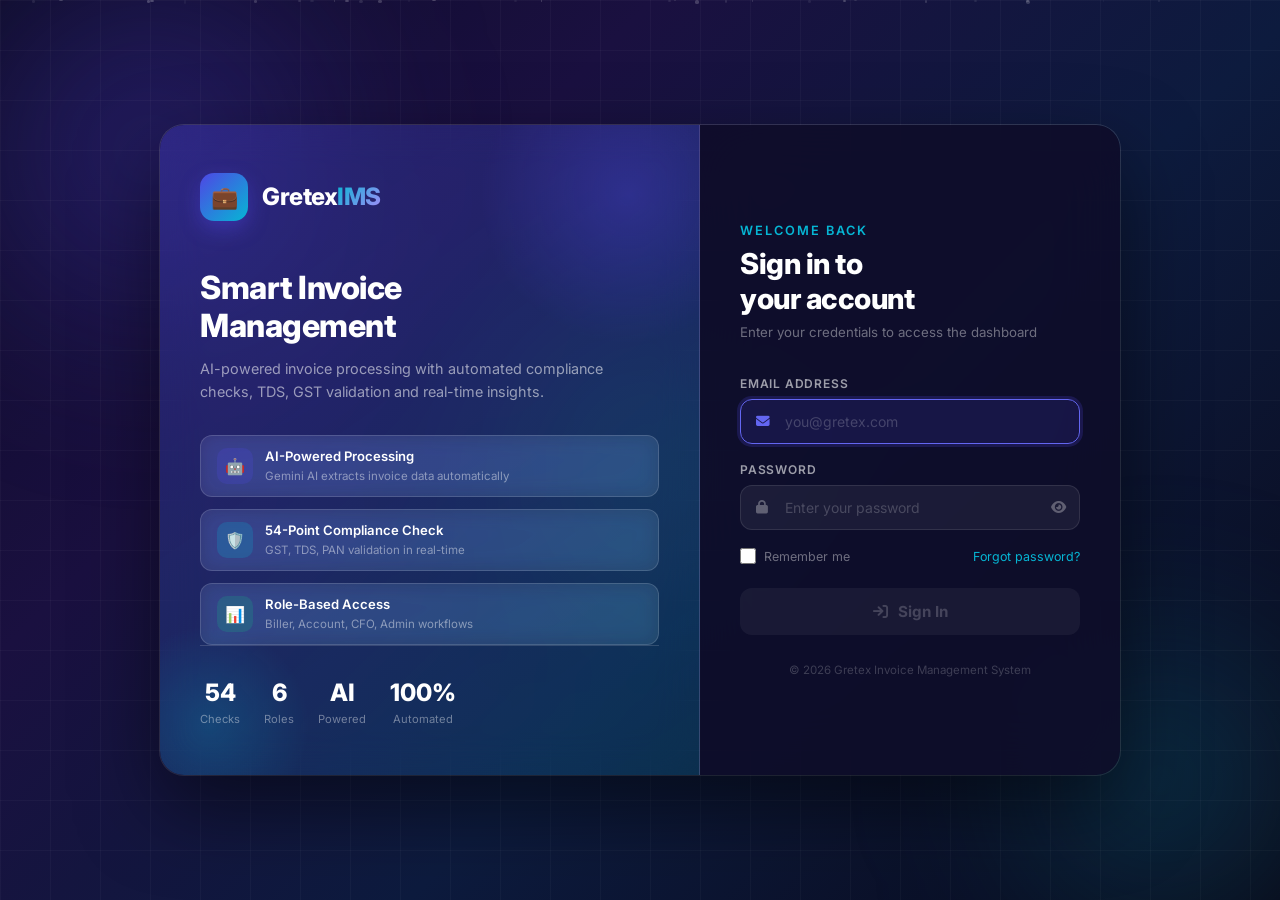
<file: admin.html>
<!DOCTYPE html>
<html lang="en">
<head>
  <meta charset="UTF-8"/>
  <meta name="viewport" content="width=device-width, initial-scale=1.0"/>
  <title>Admin Dashboard — Gretex</title>
  <link href="https://fonts.googleapis.com/css2?family=Inter:wght@300;400;500;600;700;800&display=swap" rel="stylesheet"/>
  <link href="https://cdnjs.cloudflare.com/ajax/libs/font-awesome/6.4.0/css/all.min.css" rel="stylesheet"/>
  <link href="https://cdn.datatables.net/1.13.6/css/dataTables.bootstrap5.min.css" rel="stylesheet"/>
  <link href="css/style.css" rel="stylesheet"/>
  <style>
    .section { display: none; }
    .section.active { display: block; }
    .modal-box.large { max-width: 900px; }

    /* ── Tracking Timeline Styles ── */
    .tracking-wrapper { background: #fff; padding: 24px 20px 10px; border-radius: 12px; border: 1px solid var(--gray-200); margin-bottom: 10px; box-shadow: 0 2px 8px rgba(0,0,0,0.02); }
    .tracking-container { display: flex; justify-content: space-between; align-items: flex-start; position: relative; width: 100%; }
    .track-step { flex: 1; text-align: center; position: relative; z-index: 1; }
    .track-step::before { content: ""; position: absolute; top: 15px; left: -50%; width: 100%; height: 3px; background: #e5e7eb; z-index: -1; transition: all 0.3s ease; }
    .track-step:first-child::before { display: none; }
    .track-icon { width: 32px; height: 32px; border-radius: 50%; background: #fff; border: 3px solid #e5e7eb; display: flex; align-items: center; justify-content: center; margin: 0 auto 10px; color: transparent; font-size: 12px; transition: all 0.3s ease; }
    .track-step.completed .track-icon { background: #10b981; border-color: #10b981; color: #fff; }
    .track-step.completed::before { background: #10b981; }
    .track-step.active .track-icon { background: #4f46e5; border-color: #4f46e5; color: #fff; box-shadow: 0 0 0 4px rgba(79, 70, 229, 0.2); }
    .track-step.active::before { background: #10b981; }
    .track-step.rejected .track-icon { background: #ef4444; border-color: #ef4444; color: #fff; }
    .track-text h6 { font-size: 0.75rem; margin: 0 0 4px 0; color: var(--gray-800); font-weight: 600; }
    .track-text p { font-size: 0.65rem; margin: 0; color: var(--gray-500); line-height: 1.2; }

    /* ── Detail Tabs ── */
    .detail-tabs { display: flex; gap: 4px; padding: 16px 20px 0; border-bottom: 1px solid var(--gray-200); background: var(--gray-50); flex-wrap: wrap; }
    .detail-tab { padding: 8px 16px; border-radius: 8px 8px 0 0; font-size: 0.82rem; font-weight: 500; cursor: pointer; border: 1px solid transparent; color: var(--gray-600); transition: var(--transition); background: transparent; }
    .detail-tab.active { background: var(--white); color: var(--primary); border-color: var(--gray-200); border-bottom-color: var(--white); font-weight: 600; }
    .detail-tab-content { display: none; }
    .detail-tab-content.active { display: block; }

    /* ── Queue & Badges ── */
    .queue-status-badge { display: inline-flex; align-items: center; padding: 4px 12px; border-radius: 20px; font-size: 0.75rem; font-weight: 600; letter-spacing: 0.3px; }
    .status-pending  { background: #fff8e1; color: #f57f17; border: 1px solid #ffe082; }
    .status-approved { background: #e8f5e9; color: #2e7d32; border: 1px solid #c8e6c9; }
    .status-rejected { background: #ffebee; color: #c62828; border: 1px solid #ffcdd2; }

    .filter-tabs { display: flex; gap: 6px; background: var(--gray-50); padding: 4px; border-radius: 8px; border: 1px solid var(--gray-200); }
    .filter-tab { padding: 6px 16px; border-radius: 6px; font-size: 0.82rem; font-weight: 500; cursor: pointer; border: none; color: var(--gray-600); background: transparent; transition: all 0.2s ease; }
    .filter-tab:hover { background: rgba(0,0,0,0.04); }
    .filter-tab.active { background: var(--white); color: var(--primary); font-weight: 600; box-shadow: 0 2px 6px rgba(0,0,0,0.08); }

    .data-table tbody tr { transition: background-color 0.15s ease; }
    .data-table tbody tr:hover { background-color: #f8faff; }
    
    .completed-card { background: var(--white); border: 1px solid var(--gray-200); border-radius: var(--border-radius); padding: 16px 20px; margin-bottom: 10px; display: flex; align-items: center; gap: 16px; cursor: pointer; }
    .completed-card:hover { border-color: var(--primary); }
    .completed-card.approved { border-left: 4px solid var(--secondary); }
    .completed-card.rejected { border-left: 4px solid var(--danger); }

    /* Modal Textarea */
    textarea.form-control { width: 100%; resize: vertical; font-size: 0.85rem; padding: 10px 12px; border: 1.5px solid var(--gray-300); border-radius: 8px; font-family: 'Inter', sans-serif; outline: none; transition: border-color 0.2s; }
    textarea.form-control:focus { border-color: var(--primary); }
  </style>
</head>
<body>
<div class="app-wrapper">

  <aside class="sidebar" id="sidebar"></aside>

  <div class="main-content" id="mainContent">
    <header class="app-header" id="appHeader"></header>
    <div class="page-content">

      <div class="section active" id="section-dashboard">
        <div class="stats-grid">
          <div class="stat-card total" style="cursor:pointer" onclick="Dashboard.showSection('invoices')">
            <div class="stat-icon"><i class="fa fa-inbox"></i></div>
            <div class="stat-info"><div class="stat-value" id="statTotal">--</div><div class="stat-label">Total Invoices</div></div>
          </div>
          <div class="stat-card review" style="cursor:pointer" onclick="Dashboard.showSection('approve')">
            <div class="stat-icon"><i class="fa fa-triangle-exclamation"></i></div>
            <div class="stat-info"><div class="stat-value" id="statReview">--</div><div class="stat-label">Action Needed</div></div>
          </div>
          <div class="stat-card pass">
            <div class="stat-icon"><i class="fa fa-circle-check"></i></div>
            <div class="stat-info"><div class="stat-value" id="statPass">--</div><div class="stat-label">Passed</div></div>
          </div>
          <div class="stat-card fail">
            <div class="stat-icon"><i class="fa fa-circle-xmark"></i></div>
            <div class="stat-info"><div class="stat-value" id="statFail">--</div><div class="stat-label">Failed</div></div>
          </div>
          <div class="stat-card" style="border-left:4px solid var(--role-admin); cursor:pointer" onclick="Dashboard.showSection('users')">
            <div class="stat-icon" style="background:#fff3e0;color:var(--role-admin)"><i class="fa fa-users"></i></div>
            <div class="stat-info"><div class="stat-value" id="statUsers" style="color:var(--role-admin)">--</div><div class="stat-label">Total Users</div></div>
          </div>
        </div>

        <div style="display:grid;grid-template-columns:repeat(auto-fit, minmax(180px,1fr));gap:16px;margin-top:24px">
          <div class="card" style="cursor:pointer" onclick="Dashboard.showSection('approve')">
            <div class="card-body" style="text-align:center;padding:24px 16px">
              <div style="font-size:2rem;margin-bottom:8px">✅</div>
              <div style="font-weight:600;color:var(--secondary)">Approval Pending By Me</div>
            </div>
          </div>
          <div class="card" style="cursor:pointer" onclick="Dashboard.showSection('invoices')">
            <div class="card-body" style="text-align:center;padding:24px 16px">
              <div style="font-size:2rem;margin-bottom:8px">📋</div>
              <div style="font-weight:600;color:var(--gray-800)">All Invoices</div>
            </div>
          </div>
          <div class="card" style="cursor:pointer" onclick="Dashboard.showSection('users')">
            <div class="card-body" style="text-align:center;padding:24px 16px">
              <div style="font-size:2rem;margin-bottom:8px">👥</div>
              <div style="font-weight:600;color:var(--gray-800)">User Mgmt</div>
            </div>
          </div>
          <div class="card" style="cursor:pointer" onclick="Dashboard.showSection('audit')">
            <div class="card-body" style="text-align:center;padding:24px 16px">
              <div style="font-size:2rem;margin-bottom:8px">🛡️</div>
              <div style="font-weight:600;color:var(--gray-800)">Audit Log</div>
            </div>
          </div>
          <div class="card" style="cursor:pointer" onclick="Dashboard.showSection('settings')">
            <div class="card-body" style="text-align:center;padding:24px 16px">
              <div style="font-size:2rem;margin-bottom:8px">⚙️</div>
              <div style="font-weight:600;color:var(--gray-800)">Settings</div>
            </div>
          </div>
        </div>
      </div>

      <div class="section" id="section-invoices">
        <div class="card" style="margin-bottom:16px">
          <div class="card-body" style="padding:14px 20px">
            <div style="display:flex;align-items:center;gap:12px;flex-wrap:wrap">
              <div class="filter-tabs">
                <button class="filter-tab active" data-status="ALL">All</button>
                <button class="filter-tab" data-status="Completed">✅ Completed</button>
                <button class="filter-tab" data-status="Admin">⏳ Pending Admin</button>
              </div>
              <div style="flex:1;min-width:200px;position:relative">
                <i class="fa fa-search" style="position:absolute;left:12px;top:50%;transform:translateY(-50%);color:var(--gray-400)"></i>
                <input type="text" class="form-control" id="searchInput" placeholder="Search vendor, invoice no..." style="padding-left:36px"/>
              </div>
              <button class="btn btn-outline btn-sm" onclick="Dashboard.loadDashboardData()">
                <i class="fa fa-rotate-right"></i> Refresh
              </button>
            </div>
          </div>
        </div>
        <div class="card">
          <div class="card-header"><div class="card-title"><i class="fa fa-file-invoice"></i> All Invoices <span id="allInvoicesCount"></span></div></div>
          <div class="table-wrapper">
            <table class="data-table">
              <thead><tr><th>#</th><th>Invoice No</th><th>Vendor</th><th>Date</th><th>Basic Amt</th><th>Final Payable</th><th>🚩</th><th>Stage</th></tr></thead>
              <tbody id="allInvoicesBody"><tr><td colspan="8" class="text-center" style="padding:32px"><i class="fa fa-spinner fa-spin"></i> Loading...</td></tr></tbody>
            </table>
          </div>
        </div>
      </div>

      <div class="section" id="section-approve">
        <div class="card" style="margin-bottom:16px">
          <div class="card-body" style="padding:14px 20px">
            <div style="display:flex;align-items:center;gap:12px;flex-wrap:wrap">
              <div class="filter-tabs">
                <button class="filter-tab active" data-qstatus="ALL" onclick="Dashboard.filterQueue(this)">All</button>
                <button class="filter-tab" data-qstatus="Pending" onclick="Dashboard.filterQueue(this)">⏳ Pending</button>
                <button class="filter-tab" data-qstatus="Approved" onclick="Dashboard.filterQueue(this)">✅ Approved</button>
                <button class="filter-tab" data-qstatus="Rejected" onclick="Dashboard.filterQueue(this)">❌ Rejected</button>
              </div>
              <div style="flex:1;min-width:200px;position:relative">
                <i class="fa fa-search" style="position:absolute;left:12px;top:50%;transform:translateY(-50%);color:var(--gray-400)"></i>
                <input type="text" class="form-control" id="queueSearch" placeholder="Search..." style="padding-left:36px" oninput="Dashboard.filterQueue()"/>
              </div>
              <button class="btn btn-outline btn-sm" onclick="Dashboard.loadApprovalQueue()"><i class="fa fa-rotate-right"></i> Refresh</button>
            </div>
          </div>
        </div>

        <div class="card">
          <div class="card-header">
            <div class="card-title">
              <i class="fa fa-list-check"></i> Approval Pending By Me
              <span id="queueCount" style="font-weight:400;color:var(--gray-500);font-size:0.8rem"></span>
            </div>
          </div>
          <div class="table-wrapper">
            <table class="data-table">
              <thead><tr><th>#</th><th>Invoice No</th><th>Vendor</th><th>Basic Amt</th><th>Final Payable</th><th>Queue Status</th><th>Actions</th></tr></thead>
              <tbody id="queueBody"><tr><td colspan="7" class="text-center" style="padding:32px"><i class="fa fa-spinner fa-spin"></i> Loading...</td></tr></tbody>
            </table>
          </div>
        </div>
      </div>

      <div class="section" id="section-completed">
        <div style="display:grid;grid-template-columns:1fr 1fr;gap:16px;margin-bottom:16px">
          <div class="card"><div class="card-body" style="display:flex;align-items:center;gap:16px;padding:20px"><div style="width:52px;height:52px;border-radius:12px;background:#e8f5e9;display:flex;align-items:center;justify-content:center;font-size:1.5rem">✅</div><div><div style="font-size:2rem;font-weight:800;color:var(--secondary)" id="completedApproved">--</div><div style="font-size:0.8rem;color:var(--gray-500)">Approved by Admin</div></div></div></div>
          <div class="card"><div class="card-body" style="display:flex;align-items:center;gap:16px;padding:20px"><div style="width:52px;height:52px;border-radius:12px;background:#ffebee;display:flex;align-items:center;justify-content:center;font-size:1.5rem">❌</div><div><div style="font-size:2rem;font-weight:800;color:var(--danger)" id="completedRejected">--</div><div style="font-size:0.8rem;color:var(--gray-500)">Rejected by Admin</div></div></div></div>
        </div>
        <div class="card" style="margin-bottom:16px">
          <div class="card-body" style="padding:14px 20px">
            <div class="filter-tabs">
              <button class="filter-tab active" data-cstatus="ALL" onclick="Dashboard.filterCompleted(this)">All</button>
              <button class="filter-tab" data-cstatus="Approved" onclick="Dashboard.filterCompleted(this)">✅ Approved</button>
              <button class="filter-tab" data-cstatus="Rejected" onclick="Dashboard.filterCompleted(this)">❌ Rejected</button>
            </div>
          </div>
        </div>
        <div class="card">
          <div class="card-header"><div class="card-title"><i class="fa fa-flag-checkered"></i> Admin Processed Bills <span id="completedCount"></span></div></div>
          <div id="completedList" style="padding:16px"><div class="text-center" style="padding:32px"><i class="fa fa-spinner fa-spin"></i></div></div>
        </div>
      </div>

      <div class="section" id="section-redflags">
        <div class="card">
          <div class="card-header">
            <div class="card-title" style="color:var(--danger)">🚩 Red Flag Invoices</div>
          </div>
          <div class="card-body" id="redFlagBody">
            <div class="empty-state"><div class="empty-icon">🔍</div><div class="empty-title">Loading...</div></div>
          </div>
        </div>
      </div>

      <div class="section" id="section-users">
        <div class="card">
          <div class="card-header">
            <div class="card-title"><i class="fa fa-users"></i> User Management</div>
            <button class="btn btn-primary btn-sm" onclick="Dashboard.openAddUserModal()"><i class="fa fa-plus"></i> Add User</button>
          </div>
          <div class="table-wrapper">
            <table class="data-table">
              <thead><tr><th>Name</th><th>Email</th><th>Role</th><th>Status</th><th>Actions</th></tr></thead>
              <tbody id="usersBody"><tr><td colspan="5" class="text-center" style="padding:32px"><i class="fa fa-spinner fa-spin"></i></td></tr></tbody>
            </table>
          </div>
        </div>
      </div>

      <div class="section" id="section-audit">
        <div class="card">
          <div class="card-header"><div class="card-title"><i class="fa fa-shield"></i> System Audit Log</div></div>
          <div class="table-wrapper">
            <table class="data-table">
              <thead><tr><th>Time</th><th>Action</th><th>User</th><th>Details</th></tr></thead>
              <tbody id="auditBody"><tr><td colspan="4" class="text-center" style="padding:32px"><i class="fa fa-spinner fa-spin"></i></td></tr></tbody>
            </table>
          </div>
        </div>
      </div>

      <div class="section" id="section-settings">
        <div class="card" style="max-width:500px">
          <div class="card-header"><div class="card-title"><i class="fa fa-gear"></i> System Settings</div></div>
          <div class="card-body" id="settingsBody"><div class="text-center"><i class="fa fa-spinner fa-spin"></i></div></div>
        </div>
      </div>

      <div class="section" id="section-profile">
        <div class="card" style="max-width:500px">
          <div class="card-header"><div class="card-title"><i class="fa fa-user"></i> My Profile</div></div>
          <div class="card-body" id="profileBody"></div>
        </div>
      </div>

      <div class="section" id="section-password">
        <div class="card" style="max-width:440px">
          <div class="card-header"><div class="card-title"><i class="fa fa-lock"></i> Change Password</div></div>
          <div class="card-body">
            <div class="form-group"><label class="form-label">Current Password</label><input type="password" class="form-control" id="oldPassword"/></div>
            <div class="form-group"><label class="form-label">New Password</label><input type="password" class="form-control" id="newPassword"/></div>
            <div class="form-group"><label class="form-label">Confirm Password</label><input type="password" class="form-control" id="confirmPassword"/></div>
            <button class="btn btn-primary w-100" onclick="Dashboard.changePassword()"><i class="fa fa-key"></i> Update</button>
          </div>
        </div>
      </div>

    </div>
  </div>
</div>

<div class="modal-overlay" id="detailModal">
  <div class="modal-box large">
    <div class="modal-header" style="background:linear-gradient(135deg,#1a73e8,#0d47a1)">
      <h5 class="modal-title" style="color:#fff;display:flex;align-items:center;gap:8px">
        <i class="fa fa-file-invoice"></i> Invoice — <span id="modalInvoiceNo"></span><span id="modalStatus" style="margin-left:8px"></span>
      </h5>
      <button class="modal-close" onclick="Dashboard.closeDetailModal()">✕</button>
    </div>
    <div id="modalTrackingTimeline" style="padding: 20px 20px 0; background: var(--white);"></div>
    <div class="detail-tabs">
      <button class="detail-tab active" data-tab="tab-attachment" onclick="Dashboard.switchTab(this, 'tab-attachment')">📎 Attachment</button>
      <button class="detail-tab" data-tab="tab-accounting" onclick="Dashboard.switchTab(this, 'tab-accounting')">📊 Accounting</button>
      <button class="detail-tab" data-tab="tab-tds" onclick="Dashboard.switchTab(this, 'tab-tds')">💰 TDS</button>
      <button class="detail-tab" data-tab="tab-gst" onclick="Dashboard.switchTab(this, 'tab-gst')">🧾 GST</button>
      <button class="detail-tab" data-tab="tab-process" onclick="Dashboard.switchTab(this, 'tab-process')">⚙️ Process</button>
      <button class="detail-tab" data-tab="tab-flags" onclick="Dashboard.switchTab(this, 'tab-flags')">🚩 Red Flags</button>
    </div>
    <div style="max-height:55vh;overflow-y:auto;background:var(--white);">
      <div class="detail-tab-content active" id="tab-attachment"></div>
      <div class="detail-tab-content" id="tab-accounting"></div>
      <div class="detail-tab-content" id="tab-tds"></div>
      <div class="detail-tab-content" id="tab-gst"></div>
      <div class="detail-tab-content" id="tab-process"></div>
      <div class="detail-tab-content" id="tab-flags"></div>
    </div>
    <div class="modal-footer" style="display: flex; justify-content: flex-end; gap: 10px;">
      <a id="driveLink" href="#" target="_blank" class="btn btn-outline btn-sm" style="display:none"><i class="fa fa-file-pdf"></i> View Original</a>
      <button class="btn btn-sm" id="modalApproveBtn" onclick="Dashboard.openApproveFromModal()" style="display:none; background:#34a853; color:#fff; border:none; font-weight:600; padding:6px 14px; border-radius:6px;"><i class="fa fa-check"></i> Approve</button>
      <button class="btn btn-sm" id="modalRejectBtn" onclick="Dashboard.openRejectFromModal()" style="display:none; background:#ea4335; color:#fff; border:none; font-weight:600; padding:6px 14px; border-radius:6px;"><i class="fa fa-xmark"></i> Reject</button>
      <button class="btn btn-ghost btn-sm" onclick="Dashboard.closeDetailModal()"><i class="fa fa-xmark"></i> Close</button>
    </div>
  </div>
</div>

<div class="modal-overlay" id="approveModal">
  <div class="modal-box" style="max-width:440px">
    <div class="modal-header" style="background:linear-gradient(135deg,#34a853,#1b5e20)">
      <h5 class="modal-title" style="color:#fff;display:flex;align-items:center;gap:8px">
        <i class="fa fa-check-circle"></i> Approve Invoice <span id="approveModalInvoiceNo" style="font-size:0.85rem;opacity:0.85;margin-left:4px"></span>
      </h5>
      <button class="modal-close" onclick="Dashboard.closeApproveModal()">✕</button>
    </div>
    <div style="padding:20px">
      <div style="margin-bottom:16px;padding:12px;background:#e3f2fd;border-radius:8px;border-left:4px solid var(--primary)">
        <div style="font-size:0.85rem;color:var(--primary);line-height:1.4">
          <i class="fa fa-info-circle"></i> This invoice will be approved and sent to <strong>Super Admin</strong>.
        </div>
      </div>
      
      <div id="bypassWarningMsg" style="display:none; margin-bottom:16px;padding:12px;background:#fff3e0;border-radius:8px;border-left:4px solid #ff9800;font-size:0.8rem;color:#e65100;"></div>

      <label class="form-label" style="font-size:0.8rem;font-weight:600;color:var(--gray-700);margin-bottom:6px;display:block">Approval Remark</label>
      <textarea id="approveNote" class="form-control" placeholder="Add approval remarks..." min-height="80px"></textarea>
    </div>
    <div class="modal-footer">
      <button class="btn btn-primary" id="confirmApproveBtn" onclick="Dashboard.confirmApprove()"><i class="fa fa-circle-check"></i> Confirm</button>
      <button class="btn btn-ghost btn-sm" onclick="Dashboard.closeApproveModal()">Cancel</button>
    </div>
  </div>
</div>

<div class="modal-overlay" id="rejectModal">
  <div class="modal-box" style="max-width:440px">
    <div class="modal-header reject-modal-header">
      <h5 class="modal-title" style="color:#fff;display:flex;align-items:center;gap:8px">
        <i class="fa fa-circle-xmark"></i> Reject Invoice <span id="rejectModalInvoiceNo" style="font-size:0.85rem;opacity:0.85;margin-left:4px"></span>
      </h5>
      <button class="modal-close" onclick="Dashboard.closeRejectModal()">✕</button>
    </div>
    <div style="padding:20px">
      <label class="form-label" style="font-size:0.8rem;font-weight:600;color:var(--gray-700);margin-bottom:6px;display:block">Rejection Reason *</label>
      <textarea id="rejectReason" class="form-control" placeholder="Enter reason..." min-height="80px"></textarea>
      <div id="rejectReasonError" style="display:none;color:#ea4335;font-size:0.78rem;margin-top:6px">Required.</div>
    </div>
    <div class="modal-footer">
      <button class="btn" id="confirmRejectBtn" style="background:#ea4335;color:#fff;border:none;font-weight:600;padding:7px 18px;border-radius:7px" onclick="Dashboard.confirmReject()"><i class="fa fa-circle-xmark"></i> Reject</button>
      <button class="btn btn-ghost btn-sm" onclick="Dashboard.closeRejectModal()">Cancel</button>
    </div>
  </div>
</div>

<div class="modal-overlay" id="addUserModal">
  <div class="modal-box" style="max-width:440px">
    <div class="modal-header" style="background:var(--primary);color:#fff">
      <h5 class="modal-title"><i class="fa fa-user-plus"></i> Add New User</h5>
      <button class="modal-close" style="color:#fff" onclick="Dashboard.closeAddUserModal()">✕</button>
    </div>
    <div style="padding:20px">
      <div class="form-group" style="margin-bottom:12px">
        <label class="form-label" style="font-size:0.8rem;font-weight:600">Full Name *</label>
        <input type="text" class="form-control" id="newUserName" placeholder="Enter user name"/>
      </div>
      <div class="form-group" style="margin-bottom:12px">
        <label class="form-label" style="font-size:0.8rem;font-weight:600">Email Address *</label>
        <input type="email" class="form-control" id="newUserEmail" placeholder="user@gretex.com"/>
      </div>
      <div class="form-group" style="margin-bottom:12px">
        <label class="form-label" style="font-size:0.8rem;font-weight:600">Assign Role *</label>
        <select class="form-control form-select" id="newUserRole">
          <option value="">-- Select Role --</option>
          <option value="Biller">Biller</option>
          <option value="Account">Account</option>
          <option value="CFO">CFO</option>
          <option value="Admin">Admin</option>
          <option value="SuperAdmin">Super Admin</option>
        </select>
      </div>
      <div style="font-size:0.75rem;color:var(--gray-500);margin-top:10px">
        <i class="fa fa-info-circle"></i> Default password will be set to "123456". The user can change it after their first login.
      </div>
      <div id="addUserError" style="display:none;color:#ea4335;font-size:0.78rem;margin-top:6px">Please fill all fields.</div>
    </div>
    <div class="modal-footer">
      <button class="btn btn-primary" id="confirmAddUserBtn" onclick="Dashboard.confirmAddUser()"><i class="fa fa-save"></i> Create User</button>
      <button class="btn btn-ghost btn-sm" onclick="Dashboard.closeAddUserModal()">Cancel</button>
    </div>
  </div>
</div>

<script src="https://code.jquery.com/jquery-3.7.0.min.js"></script>
<script src="js/api.js"></script>
<script src="js/sidebar.js"></script>
<script>
const Dashboard = {
  allInvoicesData: [],
  queueData: [],
  queueFiltered: [],
  usersList: [],
  currentRow: null,
  pendingApproveRow: null,
  pendingRejectRow: null,
  pendingStage: "", // 🔥 Tracks current stage for bypass logic

  generateTrackingTimeline(inv) {
    const steps = [
      { key: "Received", label: "Received",    date: inv["Timestamp"],       icon: "fa-envelope" },
      { key: "Biller",   label: "Biller",      date: inv["Biller_Send_At"],  icon: "fa-user-check", statusCol: "" },
      { key: "Account",  label: "Account",     date: inv["Account_Send_At"], icon: "fa-calculator", statusCol: inv["Account_Status"] },
      { key: "CFO",      label: "CFO",         date: inv["CFO_Send_At"],     icon: "fa-briefcase",  statusCol: inv["CFO_Status"] },
      { key: "Admin",    label: "Admin",       date: inv["Admin_Send_At"],   icon: "fa-user-shield",statusCol: inv["Admin_Status"] },
      { key: "SA",       label: "Super Admin", date: inv["SA_Approved_At"],  icon: "fa-crown",      statusCol: inv["SA_Status"] }
    ];
    const currentStage = inv["Current_Stage"] || "New";
    let hasRejected = steps.some(s => s.statusCol && s.statusCol.includes("Rejected"));
    let stageReached = false;
    let html = `<div class="tracking-wrapper"><div class="tracking-container">`;
    steps.forEach((step) => {
      let statusClass = ""; let iconHtml = `<i class="fa ${step.icon}"></i>`; let dateText = step.date ? step.date : "Pending...";
      if (step.date && step.date !== "") {
        statusClass = "completed"; iconHtml = `<i class="fa fa-check"></i>`; 
        if (step.statusCol && step.statusCol.includes("Rejected")) { statusClass = "rejected"; iconHtml = `<i class="fa fa-times"></i>`; }
      } else {
        if (!stageReached && !hasRejected && currentStage !== "Completed") { statusClass = "active"; stageReached = true; }
      }
      html += `<div class="track-step ${statusClass}"><div class="track-icon">${iconHtml}</div><div class="track-text"><h6>${step.label}</h6><p>${dateText}</p></div></div>`;
    });
    html += `</div></div>`;

    let rBy = ""; let rRem = "";
    if ((inv["Account_Status"] || "").includes("Rejected")) { rBy = "Account"; rRem = inv["Account_Remark"] || ""; }
    else if ((inv["CFO_Status"] || "").includes("Rejected")) { rBy = "CFO"; rRem = inv["CFO_Remark"] || ""; }
    else if ((inv["Admin_Status"] || "").includes("Rejected")) { rBy = "Admin"; rRem = inv["Admin_Remark"] || ""; }
    else if ((inv["SA_Status"] || "").includes("Rejected")) { rBy = "Super Admin"; rRem = inv["SA_Remark"] || ""; }
    
    if (rBy) {
      html += `<div style="margin-top:16px;background:#fff0f0;border-left:4px solid #ea4335;border-radius:6px;padding:12px 16px;font-size:0.9rem;box-shadow:0 1px 3px rgba(0,0,0,0.05);">
        <div style="color:#d32f2f;font-weight:700;margin-bottom:6px;"><i class="fa fa-circle-exclamation"></i> Rejected by ${rBy}</div>
        <div style="color:#444;line-height:1.4">${rRem || "No reason provided."}</div>
      </div>`;
    }

    return html;
  },

  async init() {
    if (!Auth.requireRole("Admin", "SuperAdmin")) return; AppLoader.show();
    Header.render("Dashboard");
    Sidebar.init("dashboard");
    
    try { await Dashboard.loadDashboardData(); } finally { AppLoader.finish(); }
    
    const hash = window.location.hash.replace("#","");
    if (hash) Dashboard.showSection(hash);

    document.getElementById("searchInput")?.addEventListener("input", Utils.debounce(() => Dashboard.filterAllInvoices(), 350));
    document.querySelectorAll(".filter-tab[data-status]").forEach(btn => {
      btn.addEventListener("click", function() {
        document.querySelectorAll(".filter-tab[data-status]").forEach(b => b.classList.remove("active"));
        this.classList.add("active"); Dashboard.filterAllInvoices();
      });
    });
  },

  showSection(id) {
    document.querySelectorAll(".section").forEach(s => s.classList.remove("active"));
    document.getElementById(`section-${id}`)?.classList.add("active");
    const titles = { dashboard: "Dashboard", invoices : "All Invoices", approve : "Approval Queue", completed: "Completed Bills", users: "User Management", audit: "Audit Log", settings: "Settings", profile: "My Profile", password: "Change Password" };
    Header.setTitle(titles[id] || "Dashboard"); Sidebar.setActive(id);
    
    if (id === "approve") Dashboard.loadApprovalQueue();
    if (id === "completed") Dashboard.loadCompletedSection();
    if (id === "users") Dashboard.loadUsers();
    if (id === "audit") Dashboard.loadAuditLog();
    if (id === "settings") Dashboard.loadSettings();
    if (id === "profile") Dashboard.loadProfile();
  },

  switchTab(btn, tabId) {
    document.querySelectorAll(".detail-tab").forEach(b => b.classList.remove("active"));
    document.querySelectorAll(".detail-tab-content").forEach(c => c.classList.remove("active"));
    btn.classList.add("active");
    const targetContent = document.getElementById(tabId);
    if (targetContent) targetContent.classList.add("active");
  },

  async loadDashboardData() {
    try {
      const res = await API.dashboard.getStats();
      if (res?.success) {
        const d = res.data;
        document.getElementById("statTotal").textContent = d.invoiceStats?.total || d.total || 0;
        document.getElementById("statPass").textContent = d.invoiceStats?.pass || d.pass || 0;
        document.getElementById("statReview").textContent = d.invoiceStats?.review || d.review || 0;
        document.getElementById("statFail").textContent = d.invoiceStats?.fail || d.fail || 0;
        document.getElementById("statAmount").textContent = Utils.formatCurrency(d.invoiceStats?.totalAmount || d.totalAmount || 0);
      }
    } catch(e) {}
    
    try {
      const ures = await API.users.getAll();
      if (ures?.success) document.getElementById("statUsers").textContent = ures.data.total || 0;
    } catch(e) {}

    try {
      const res = await API.invoices.getAll();
      if (res?.success) {
        Dashboard.allInvoicesData = res.data.invoices || [];
        Dashboard.filterAllInvoices();
      }
    } catch(e) {}
  },

  filterAllInvoices() {
    const status = document.querySelector(".filter-tab.active")?.dataset.status || "ALL";
    const search = (document.getElementById("searchInput")?.value || "").toLowerCase();
    let filtered = [...(Dashboard.allInvoicesData || [])];
    if (status !== "ALL") {
      filtered = filtered.filter(i => {
        if(status === "Completed") return i["Current_Stage"] === "Completed";
        return i["Current_Stage"] === "Admin";
      });
    }
    if (search) filtered = filtered.filter(i => (i["A13. Invoice Number"]||"").toLowerCase().includes(search) || (i["A14. Vendor Name"]||"").toLowerCase().includes(search));
    
    const tbody = document.getElementById("allInvoicesBody");
    const count = document.getElementById("allInvoicesCount");
    if(!tbody) return;
    if (filtered.length === 0) {
      tbody.innerHTML = `<tr><td colspan="8" class="text-center" style="padding:32px;color:var(--gray-400)">No invoices found</td></tr>`; count.textContent = "(0)"; return;
    }
    count.textContent = `(${filtered.length})`;
    tbody.innerHTML = filtered.map((inv, idx) => `
      <tr onclick="Dashboard.openDetail(${inv.rowIndex})" style="cursor:pointer;transition:all 0.2s ease" onmouseover="this.style.background='var(--gray-50)'" onmouseout="this.style.background=''">
        <td style="color:var(--gray-500);font-size:0.85rem">${idx + 1}</td>
        <td style="font-weight:600;color:var(--primary)">${inv["A13. Invoice Number"] || "—"}</td>
        <td>${Utils.truncate(inv["A14. Vendor Name"], 25)}</td>
        <td style="font-size:0.85rem;color:var(--gray-600)">${inv["Timestamp"] || inv["A12. Invoice Date"] || "—"}</td>
        <td>${Utils.formatCurrency(inv["A20. Basic Amount"])}</td>
        <td style="font-weight:600">${Utils.formatCurrency(inv["D1. Final Payable Amt"])}</td>
        <td>${inv["🚩 Red Flags"] ? '🚩' : '—'}</td>
        <td>${Utils.statusBadge(inv["Current_Stage"])}</td>
      </tr>
    `).join("");
  },

  async loadApprovalQueue(isSilent = false) {
    const tbody = document.getElementById("queueBody");
    if (!isSilent && tbody) {
      tbody.innerHTML = `<tr><td colspan="7" class="text-center" style="padding:32px;color:var(--gray-400)"><i class="fa fa-spinner fa-spin"></i> Loading queue...</td></tr>`;
    }
    const res = await API.admin.getQueue();
    if (!res?.success) {
      if (!isSilent && tbody) tbody.innerHTML = `<tr><td colspan="7" class="text-center">Failed to load</td></tr>`;
      return;
    }
    Dashboard.queueData = (res.data.queue || []).map(item => {
      const accStatus   = (item["Account_Status"] || "").toString();
      const cfoStatus   = (item["CFO_Status"] || "").toString();
      const adminStatus = (item["Admin_Status"] || "").toString();
      const saStatus    = (item["SA_Status"] || "").toString();
      const isRejectedAnywhere = [accStatus, cfoStatus, adminStatus, saStatus].some(s => s === "Rejected");
      if (isRejectedAnywhere) { item["Approval Status"] = "Rejected"; } 
      else if (adminStatus === "Approved") { item["Approval Status"] = "Approved"; } 
      else if (item["Current_Stage"] === "Admin") { item["Approval Status"] = "Pending"; }
      return item;
    });
    Dashboard.queueFiltered = [...Dashboard.queueData];
    Dashboard.renderQueue();

    const input = document.getElementById("queueSearch");
    if (input && !input._bound) {
      input._bound = true;
      input.addEventListener("input", Utils.debounce(() => Dashboard.filterQueue(), 350));
    }
  },

  filterQueue(btn) {
    if(btn) {
      document.querySelectorAll(".filter-tab[data-qstatus]").forEach(b => b.classList.remove("active"));
      btn.classList.add("active");
    }
    const status = document.querySelector(".filter-tab[data-qstatus].active")?.dataset.qstatus || "ALL";
    const search = (document.getElementById("queueSearch")?.value || "").toLowerCase();
    
    let filtered = [...Dashboard.queueData];
    if (status !== "ALL") filtered = filtered.filter(i => (i["Approval Status"]||"Pending") === status);
    if (search) filtered = filtered.filter(i => (i["A13. Invoice Number"]||"").toLowerCase().includes(search) || (i["A14. Vendor Name"]||"").toLowerCase().includes(search));
    Dashboard.queueFiltered = filtered;
    Dashboard.renderQueue();
  },

  renderQueue() {
    const tbody = document.getElementById("queueBody");
    const count = document.getElementById("queueCount");
    const data = Dashboard.queueFiltered;
    if(count) count.textContent = `(${data.length} items)`;
    if (data.length === 0) {
      tbody.innerHTML = `<tr><td colspan="7" class="text-center" style="padding:40px"><div class="empty-state"><div class="empty-icon">📋</div><div class="empty-title">Queue is empty</div></div></td></tr>`; return;
    }
    tbody.innerHTML = data.map((item, i) => {
      const status = item["Approval Status"] || "Pending";
      const isPending = status === "Pending";
      const rowIdx = item.queueRowIndex;
      return `<tr style="cursor:pointer; ${isPending ? '' : 'opacity:0.75'}" onclick="Dashboard.openDetail(${rowIdx})">
        <td style="color:var(--gray-400);font-size:0.75rem">${i+1}</td>
        <td><strong>${item["A13. Invoice Number"]||"—"}</strong></td>
        <td>${Utils.truncate(item["A14. Vendor Name"], 18)}</td>
        <td>${Utils.formatCurrency(item["A20. Basic Amount"])}</td>
        <td><strong>${Utils.formatCurrency(item["D1. Final Payable Amt"])}</strong></td>
        <td>${isPending ? '<span class="queue-status-badge status-pending">Pending</span>' : `<span class="queue-status-badge status-${status.toLowerCase()}">${status}</span>`}</td>
        <td onclick="event.stopPropagation()">${isPending ? `<div style="display:flex;gap:6px">
          <button class="btn btn-sm" style="background:#34a853;color:#fff;padding:4px 10px;border:none;border-radius:6px;cursor:pointer;font-weight:600" onclick="Dashboard.openApproveModal(${rowIdx}, '${String(item["A13. Invoice Number"]||"").replace(/'/g,"\\'")}')">✅</button>
          <button class="btn btn-sm" style="background:#ea4335;color:#fff;padding:4px 10px;border:none;border-radius:6px;cursor:pointer;font-weight:600" onclick="Dashboard.openRejectModal(${rowIdx}, '${String(item["A13. Invoice Number"]||"").replace(/'/g,"\\'")}')">❌</button>
        </div>` : ""}</td>
      </tr>`;
    }).join("");
  },

  openDetail(rowIndex) {
    if (!rowIndex) return;
    let inv = Dashboard.queueData.find(b => b.rowIndex === rowIndex || b.queueRowIndex === rowIndex);
    if (!inv) inv = Dashboard.allInvoicesData.find(b => b.rowIndex === rowIndex);
    if (!inv) { Toast.error("Details not found. Refresh page."); return; }

    Dashboard.currentRow = rowIndex;
    Dashboard.pendingStage = inv["Current_Stage"] || "New"; // 🔥 Store current stage

    document.getElementById("modalInvoiceNo").textContent = inv["A13. Invoice Number"] || "N/A";
    document.getElementById("modalStatus").innerHTML = Utils.statusBadge(Dashboard.pendingStage);

    const trackingBox = document.getElementById("modalTrackingTimeline");
    if(trackingBox) trackingBox.innerHTML = Dashboard.generateTrackingTimeline(inv);

    const driveUrl = inv["Drive URL"];
    const driveBtn = document.getElementById("driveLink");
    if (driveUrl && driveUrl !== "N/A" && driveUrl !== "Upload Failed") {
      driveBtn.href = driveUrl; driveBtn.style.display = "inline-flex";
    } else { driveBtn.style.display = "none"; }

    // 🔥 ADMIN BYPASS LOGIC: Can act if bill is at Account, CFO, or Admin
    const isPending = ["Account", "CFO", "Admin"].includes(Dashboard.pendingStage);
    
    document.getElementById("modalApproveBtn").style.display = isPending ? "inline-flex" : "none";
    document.getElementById("modalRejectBtn").style.display  = isPending ? "inline-flex" : "none";

    Dashboard.buildAttachmentTab(inv); Dashboard.buildAccountingTab(inv); Dashboard.buildTdsTab(inv);
    Dashboard.buildGstTab(inv); Dashboard.buildProcessTab(inv); Dashboard.buildFlagsTab(inv);

    document.querySelectorAll(".detail-tab").forEach((t, i) => t.classList.toggle("active", i === 0));
    document.querySelectorAll(".detail-tab-content").forEach((c, i) => c.classList.toggle("active", i === 0));
    document.getElementById("detailModal").classList.add("active");
  },

  closeDetailModal() { document.getElementById("detailModal").classList.remove("active"); Dashboard.currentRow = null; Dashboard.pendingStage = ""; },

  openApproveFromModal() {
    const invNo = document.getElementById("modalInvoiceNo").textContent;
    const rowToApprove = Dashboard.currentRow; 
    Dashboard.closeDetailModal(); Dashboard.openApproveModal(rowToApprove, invNo);
  },

  openRejectFromModal() {
    const invNo = document.getElementById("modalInvoiceNo").textContent;
    const rowToReject = Dashboard.currentRow; 
    Dashboard.closeDetailModal(); Dashboard.openRejectModal(rowToReject, invNo);
  },

  buildAttachmentTab(inv) {
    const driveUrl = inv["Drive URL"]; const attachmentName = inv["Attachment Name"] || "Invoice File";
    let html = `<div style="padding:20px">`;
    if (driveUrl && driveUrl !== "N/A" && driveUrl !== "Upload Failed") {
      const isImage = attachmentName.toLowerCase().endsWith(".jpg") || attachmentName.toLowerCase().endsWith(".jpeg") || attachmentName.toLowerCase().endsWith(".png");
      html += `<div style="display:flex;align-items:center;justify-content:space-between;margin-bottom:16px"><div><div style="font-weight:600;font-size:0.95rem">📎 ${attachmentName}</div></div><a href="${driveUrl}" target="_blank" class="btn btn-primary btn-sm"><i class="fa fa-external-link"></i> Open Full Size</a></div>
        <div style="border:2px solid var(--gray-200);border-radius:12px;overflow:hidden;background:#f8f9fa;min-height:320px;display:flex;align-items:center;justify-content:center">
          ${isImage ? `<img src="${driveUrl}" alt="Invoice" style="max-width:100%;max-height:500px;object-fit:contain"/>` : `<div style="text-align:center"><a href="${driveUrl}" target="_blank" class="btn btn-primary">View PDF</a></div>`}
        </div>`;
    } else { html += `<div class="empty-state">No Attachment</div>`; }
    document.getElementById("tab-attachment").innerHTML = html + `</div>`;
  },
    buildAccountingTab(inv) {
    document.getElementById("tab-accounting").innerHTML = `<div class="section-header">📉 Accounting Checks</div><div class="detail-grid" style="grid-template-columns: repeat(auto-fit, minmax(200px, 1fr));">
      ${Dashboard.field("A1. Billed To", inv["A1. Billed To"])}
      ${Dashboard.field("A2. Our Name Correct", inv["A2. Our Name Correct"])}
      ${Dashboard.field("A3. Address Present", inv["A3. Address Present"])}
      ${Dashboard.field("A4. Our Address", inv["A4. Our Address"])}
      ${Dashboard.field("A5. Address Correct", inv["A5. Address Correct"])}
      ${Dashboard.field("A6. PAN Present", inv["A6. PAN Present"])}
      ${Dashboard.field("A7. Our PAN", inv["A7. Our PAN"])}
      ${Dashboard.field("A8. PAN Correct", inv["A8. PAN Correct"])}
      ${Dashboard.field("A9. GST Present", inv["A9. GST Present"])}
      ${Dashboard.field("A10. Our GST", inv["A10. Our GST"])}
      ${Dashboard.field("A11. GST Correct", inv["A11. GST Correct"])}
      ${Dashboard.field("A12. Invoice Date", inv["A12. Invoice Date"])}
      ${Dashboard.field("A13. Invoice Number", inv["A13. Invoice Number"])}
      ${Dashboard.field("A14. Vendor Name", inv["A14. Vendor Name"])}
      ${Dashboard.field("A15. Vendor Address", inv["A15. Vendor Address"])}
      ${Dashboard.field("A16. Bill Description", inv["A16. Bill Description"])}
      ${Dashboard.field("A17. Notes", inv["A17. Notes"])}
      ${Dashboard.field("A18. Rev/Capital", inv["A18. Rev/Capital"])}
      ${Dashboard.field("A19. Ledger Name", inv["A19. Ledger Name"])}
      ${Dashboard.field("A20. Basic Amount", Utils.formatCurrency(inv["A20. Basic Amount"]))}
      ${Dashboard.field("A21. Invoice Type", inv["A21. Invoice Type"])}
      ${Dashboard.field("A22. Final Invoice By", inv["A22. Final Invoice By"])}
    </div>`;
  },
  buildTdsTab(inv) {
    document.getElementById("tab-tds").innerHTML = `<div class="section-header">🔥 TDS Checks</div><div class="detail-grid" style="grid-template-columns: repeat(auto-fit, minmax(200px, 1fr));">
      ${Dashboard.field("B1. TDS Applicable", inv["B1. TDS Applicable"])}
      ${Dashboard.field("B2. Vendor PAN Avail", inv["B2. Vendor PAN Avail"])}
      ${Dashboard.field("B3. Vendor PAN", inv["B3. Vendor PAN"])}
      ${Dashboard.field("B4. PAN Inoperative", inv["B4. PAN Inoperative"])}
      ${Dashboard.field("B5. Entity Type", inv["B5. Vendor Entity Type"])}
      ${Dashboard.field("B6. TDS Section", inv["B6. TDS Section"])}
      ${Dashboard.field("B7. TDS Rate", inv["B7. TDS Rate"])}
      ${Dashboard.field("B8. TDS Amount", Utils.formatCurrency(inv["B8. TDS Amount"]))}
    </div>`;
  },
  buildGstTab(inv) {
    document.getElementById("tab-gst").innerHTML = `<div class="section-header">📑 GST Checks</div><div class="detail-grid" style="grid-template-columns: repeat(auto-fit, minmax(200px, 1fr));">
      ${Dashboard.field("C1. GST Charged", inv["C1. GST Charged"])}
      ${Dashboard.field("C2. Vendor GST Avail", inv["C2. Vendor GST Avail"])}
      ${Dashboard.field("C3. Vendor GST No", inv["C3. Vendor GST No"])}
      ${Dashboard.field("C4. Taxpayer Type", inv["C4. Taxpayer Type"])}
      ${Dashboard.field("C5. Comp GST Wrong", inv["C5. Comp GST Wrong"])}
      ${Dashboard.field("C6. GST Returns Filed", inv["C6. GST Returns Filed"])}
      ${Dashboard.field("C7. Our GST Correct", inv["C7. Our GST Correct"])}
      ${Dashboard.field("C8. Place of Supply", inv["C8. Place of Supply"])}
      ${Dashboard.field("C9. Correct GST Type", inv["C9. Correct GST Type"])}
      ${Dashboard.field("C10. Prior GST Pending", inv["C10. Prior GST Pending"])}
    </div>`;
  },
  buildProcessTab(inv) {
    document.getElementById("tab-process").innerHTML = `<div class="section-header">⚙️ Process Checks</div><div class="detail-grid" style="grid-template-columns: repeat(auto-fit, minmax(200px, 1fr));">
      ${Dashboard.field("D1. Final Payable", Utils.formatCurrency(inv["D1. Final Payable Amt"]))}
      ${Dashboard.field("D2. Invoice By", inv["D2. Invoice By"])}
      ${Dashboard.field("D3. Received Via", inv["D3. Received Via"])}
      ${Dashboard.field("D4. HOD Name", inv["D4. HOD Name"])}
      ${Dashboard.field("D5. HOD Approval", inv["D5. HOD Approval"])}
      ${Dashboard.field("D6. HOD Screenshot", inv["D6. HOD Screenshot"])}
      ${Dashboard.field("D7. Arvind/Alok Apprvl", inv["D7. Arvind/Alok Apprvl"])}
      ${Dashboard.field("D8. Arvind/Alok SS", inv["D8. Arvind/Alok SS"])}
      ${Dashboard.field("D9. Update Person", inv["D9. Update Person"])}
      ${Dashboard.field("D10. Update Email", inv["D10. Update Email"])}
      ${Dashboard.field("D11. Narration", inv["D11. Narration"])}
    </div>`;
  },
  buildFlagsTab(inv) {
    const flags = inv["🚩 Red Flags"] || "";
    document.getElementById("tab-flags").innerHTML = `<div class="section-header">🚩 Red Flags</div><div style="padding:20px">
      ${flags ? Utils.buildRedFlags(flags) : `<div class="empty-state">No red flags</div>`}</div>`;
  },
  field(label, value) {
    const display = (value !== undefined && value !== null && value !== "") ? value : "—";
    return `<div class="detail-item"><label>${label}</label><p style="margin:0;font-size:0.875rem">${display}</p></div>`;
  },

  // 🔥 APPROVE / REJECT
  openApproveModal(rowIdx, invoiceNo) {
    Dashboard.pendingApproveRow = rowIdx; document.getElementById("approveModalInvoiceNo").textContent = invoiceNo ? `— ${invoiceNo}` : "";
    
    // 🔥 BYPASS WARNING LOGIC
    const bypassWarning = document.getElementById("bypassWarningMsg");
    if (Dashboard.pendingStage && Dashboard.pendingStage !== "Admin" && Dashboard.pendingStage !== "Completed") {
      bypassWarning.style.display = "block";
      bypassWarning.innerHTML = `⚡ <strong>Bypass Alert:</strong> This invoice is currently at <strong>${Dashboard.pendingStage}</strong>. Approving it will bypass intermediate stages and send directly to <strong>Super Admin</strong>.`;
      document.getElementById("approveNote").value = `Approved by Admin (Bypassed ${Dashboard.pendingStage} Queue)`;
    } else {
      bypassWarning.style.display = "none";
      document.getElementById("approveNote").value = "Approved by Admin";
    }

    document.getElementById("approveModal").classList.add("active");
  },
  closeApproveModal() { document.getElementById("approveModal").classList.remove("active"); Dashboard.pendingApproveRow = null; },
  
  async confirmApprove() {
    const note = document.getElementById("approveNote").value.trim() || "Approved by Admin";
    const btn = document.getElementById("confirmApproveBtn");
    btn.disabled = true; btn.innerHTML = "Approving..."; Loader.show("Approving...");
    const res = await API.admin.approveBill(Dashboard.pendingApproveRow, note);
    Loader.hide(); btn.disabled = false; btn.innerHTML = '<i class="fa fa-circle-check"></i> Confirm';
    if (res?.success) { Dashboard.closeApproveModal(); Toast.success("✅ Sent to Super Admin!"); await Dashboard.loadApprovalQueue(); await Dashboard.loadDashboardData(); } else { Toast.error(res?.message || "Failed"); }
  },

  openRejectModal(rowIdx, invoiceNo) {
    Dashboard.pendingRejectRow = rowIdx; document.getElementById("rejectModalInvoiceNo").textContent = invoiceNo ? `— ${invoiceNo}` : "";
    document.getElementById("rejectReason").value = ""; document.getElementById("rejectReasonError").style.display = "none";
    document.getElementById("rejectModal").classList.add("active");
  },
  closeRejectModal() { document.getElementById("rejectModal").classList.remove("active"); Dashboard.pendingRejectRow = null; },
  async confirmReject() {
    const reason = document.getElementById("rejectReason").value.trim();
    if (!reason) { document.getElementById("rejectReasonError").style.display = "block"; return; }
    document.getElementById("rejectReasonError").style.display = "none";
    const btn = document.getElementById("confirmRejectBtn");
    btn.disabled = true; Loader.show("Rejecting...");
    const res = await API.admin.rejectBill(Dashboard.pendingRejectRow, reason);
    Loader.hide(); btn.disabled = false;
    if (res?.success) { Dashboard.closeRejectModal(); Toast.success("❌ Rejected successfully."); await Dashboard.loadApprovalQueue(); await Dashboard.loadDashboardData(); } else { Toast.error(res?.message || "Failed"); }
  },

  async loadCompletedSection() {
    if(Dashboard.allInvoicesData.length===0) await Dashboard.loadDashboardData();
    const all = Dashboard.allInvoicesData;
    const approved = all.filter(b => b["Admin_Status"] === "Approved").length;
    const rejected = all.filter(b => b["Admin_Status"] === "Rejected").length;
    document.getElementById("completedApproved").textContent = approved;
    document.getElementById("completedRejected").textContent = rejected;
    Dashboard.filterCompleted(document.querySelector(".filter-tab[data-cstatus].active"));
  },

  filterCompleted(btn) {
    if(btn) { document.querySelectorAll(".filter-tab[data-cstatus]").forEach(b=>b.classList.remove("active")); btn.classList.add("active"); }
    const status = document.querySelector(".filter-tab[data-cstatus].active")?.dataset.cstatus || "ALL";
    let bills = Dashboard.allInvoicesData.filter(b => {
      const s = b["Admin_Status"] || "";
      if (status === "ALL") return s === "Approved" || s === "Rejected";
      return s === status;
    });
    document.getElementById("completedCount").textContent = `(${bills.length})`;
    const el = document.getElementById("completedList");
    if(bills.length===0) { el.innerHTML = `<div class="empty-state">No completed bills</div>`; return; }
    el.innerHTML = bills.map(b => {
      const isApproved = b["Admin_Status"] === "Approved";
      return `<div class="completed-card ${isApproved?'approved':'rejected'}" onclick="Dashboard.openDetail(${b.rowIndex})">
        <div style="flex:1">
          <div style="font-weight:600;margin-bottom:6px">${b["A13. Invoice Number"]||"—"}</div>
          <div style="font-size:0.8rem;color:var(--gray-600)">${b["A14. Vendor Name"]}</div>
          <div style="font-size:0.75rem;margin-top:6px">💰 ${Utils.formatCurrency(b["A20. Basic Amount"])} &nbsp;|&nbsp; <span style="color:var(--${isApproved?'secondary':'danger'})">${isApproved?'✅ Approved':'❌ Rejected'}</span></div>
        </div>
      </div>`;
    }).join("");
  },

  async loadUsers() {
    const res = await API.users.getAll(); 
    const tbody = document.getElementById("usersBody");
    if (!res?.success) { tbody.innerHTML = `<tr><td colspan="5" class="text-center" style="color:var(--danger)">Failed to load</td></tr>`; return; }
    const users = res.data.users || [];
    Dashboard.usersList = users;
    if (users.length === 0) { tbody.innerHTML = `<tr><td colspan="5" class="text-center">No users</td></tr>`; return; }
    tbody.innerHTML = users.map((u, i) => `<tr>
      <td><div style="display:flex;align-items:center;gap:10px"><div style="width:32px;height:32px;border-radius:50%;background:${Utils.getRoleColor(u.role)};display:flex;align-items:center;justify-content:center;color:#fff;font-weight:700;font-size:11px">${Utils.getInitials(u.name)}</div><strong>${u.name}</strong></div></td>
      <td style="color:var(--gray-600)">${u.email}</td><td>${Utils.roleBadge(u.role)}</td><td>${Utils.userStatusBadge(u.status)}</td>
      <td><div style="display:flex;gap:6px">
        <button class="btn btn-ghost btn-sm" onclick="Dashboard.toggleStatus('${u.userId}','${u.name}')" title="${u.status==='Active'?'Deactivate':'Activate'}"><i class="fa fa-${u.status==='Active'?'toggle-on':'toggle-off'}"></i></button>
        <button class="btn btn-danger btn-sm" onclick="Dashboard.deleteUser('${u.userId}','${u.name}')"><i class="fa fa-trash"></i></button>
      </div></td></tr>`).join("");
  },

  openAddUserModal() {
    document.getElementById("newUserName").value = "";
    document.getElementById("newUserEmail").value = "";
    document.getElementById("newUserRole").value = "";
    document.getElementById("addUserError").style.display = "none";
    document.getElementById("addUserModal").classList.add("active");
  },

  closeAddUserModal() {
    document.getElementById("addUserModal").classList.remove("active");
  },

  async confirmAddUser() {
    const name = document.getElementById("newUserName").value.trim();
    const email = document.getElementById("newUserEmail").value.trim();
    const role = document.getElementById("newUserRole").value;
    const errorDiv = document.getElementById("addUserError");

    if (!name || !email || !role) {
      errorDiv.textContent = "Please fill all fields.";
      errorDiv.style.display = "block";
      return;
    }
    
    if (Dashboard.usersList && Dashboard.usersList.some(u => u.email.toLowerCase() === email.toLowerCase())) {
      errorDiv.textContent = "A user with this email already exists.";
      errorDiv.style.display = "block";
      return;
    }

    errorDiv.style.display = "none";
    const btn = document.getElementById("confirmAddUserBtn");
    btn.disabled = true; btn.innerHTML = "Creating..."; Loader.show("Creating User...");

    const res = await API.users.create({ name, email, role });
    
    Loader.hide(); btn.disabled = false; btn.innerHTML = '<i class="fa fa-save"></i> Create User';

    if (res?.success) {
      Dashboard.closeAddUserModal();
      Toast.success(`User ${name} created successfully!`);
      await Dashboard.loadUsers();
      await Dashboard.loadDashboardData(); 
    } else {
      errorDiv.textContent = res?.message || "Failed to create user.";
      errorDiv.style.display = "block";
    }
  },

  async toggleStatus(id, name) { if(!await Utils.confirm(`Toggle status for ${name}?`)) return; Loader.show("Updating..."); const res = await API.users.toggleStatus(id); Loader.hide(); res?.success ? (Toast.success("Updated"), Dashboard.loadUsers()) : Toast.error("Failed"); },
  async deleteUser(id, name) { if(!await Utils.confirm(`Delete ${name}?`)) return; Loader.show("Deleting..."); const res = await API.users.delete(id); Loader.hide(); res?.success ? (Toast.success("Deleted"), Dashboard.loadUsers()) : Toast.error("Failed"); },

  async loadAuditLog() {
    const res = await API.audit.getLogs(50); const tbody = document.getElementById("auditBody");
    if (!res?.success || res.data.logs.length === 0) { tbody.innerHTML = `<tr><td colspan="4" class="text-center">No logs</td></tr>`; return; }
    tbody.innerHTML = res.data.logs.map(log => `<tr><td style="font-size:0.78rem;color:var(--gray-500)">${Utils.formatDateTime(log.timestamp)}</td><td><span class="badge badge-info">${log.action}</span></td><td style="font-size:0.83rem">${log.userEmail||"—"}</td><td style="font-size:0.8rem;color:var(--gray-600)">${log.details||"—"}</td></tr>`).join("");
  },

  async loadSettings() {
    const res = await API.settings.get(); const el = document.getElementById("settingsBody");
    if (!res?.success) { el.innerHTML = `<div class="empty-state">Failed to load</div>`; return; }
    const s = res.data;
    el.innerHTML = `<div class="form-group"><label class="form-label">Company Name</label><input type="text" class="form-control" id="companyName" value="${s.companyName||''}"/></div>
      <div class="form-group"><label class="form-label">Alert Email</label><input type="email" class="form-control" id="alertEmail" value="${s.alertEmail||''}"/></div>
      <button class="btn btn-primary w-100" onclick="Dashboard.saveSettings()"><i class="fa fa-save"></i> Save Settings</button>`;
  },
  async saveSettings() {
    const settings = { companyName: document.getElementById("companyName").value, alertEmail: document.getElementById("alertEmail").value };
    Loader.show("Saving..."); const res = await API.settings.update(settings); Loader.hide(); res?.success ? Toast.success("Saved!") : Toast.error("Failed");
  },

  loadProfile() {
    const user = Auth.getUser(); const color = Utils.getRoleColor(user?.role||"");
    document.getElementById("profileBody").innerHTML = `<div style="text-align:center;margin-bottom:20px"><div style="width:72px;height:72px;border-radius:50%;background:${color};display:inline-flex;align-items:center;justify-content:center;font-size:28px;font-weight:700;color:#fff;margin-bottom:12px">${Utils.getInitials(user?.name||"")}</div><div style="font-size:1.1rem;font-weight:700">${user?.name||""}</div><div style="margin-top:6px">${Utils.roleBadge(user?.role||"")}</div></div><div class="detail-grid"><div class="detail-item"><label>Email</label><p>${user?.email||"—"}</p></div><div class="detail-item"><label>Role</label><p>${user?.role||"—"}</p></div></div>`;
  },
  async changePassword() {
    const o = document.getElementById("oldPassword").value, n = document.getElementById("newPassword").value, c = document.getElementById("confirmPassword").value;
    if (!o||!n||!c) return Toast.warning("Fill all fields"); if (n!==c) return Toast.error("Passwords don't match"); if (n.length<6) return Toast.error("Min 6 characters");
    Loader.show("Updating..."); const res = await API.auth.changePassword(o,n); Loader.hide(); res?.success ? Toast.success("Updated!") : Toast.error("Failed");
  }
};
document.addEventListener("DOMContentLoaded", () => Dashboard.init());
</script>
</body>
</html>
</file>
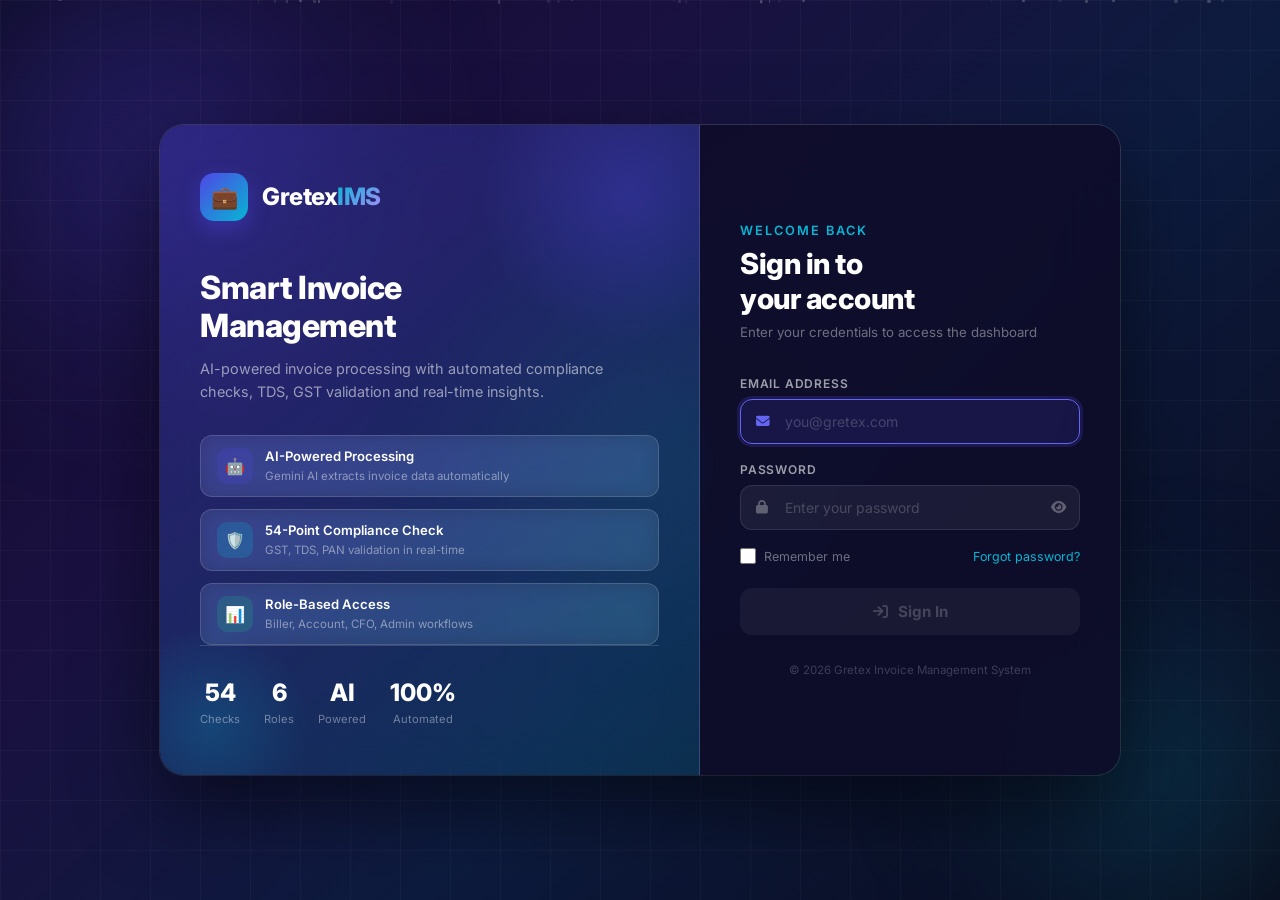
<file: biller.html>
<!DOCTYPE html>
<html lang="en">
<head>
  <meta charset="UTF-8"/>
  <meta name="viewport" content="width=device-width, initial-scale=1.0"/>
  <title>Biller Dashboard — Gretex</title>

  <link href="https://fonts.googleapis.com/css2?family=Inter:wght@300;400;500;600;700;800&display=swap" rel="stylesheet"/>
  <link href="https://cdnjs.cloudflare.com/ajax/libs/font-awesome/6.4.0/css/all.min.css" rel="stylesheet"/>
  <link href="css/style.css" rel="stylesheet"/>

  <style>
    .section { display: none; }
    .section.active { display: block; }

    /* ── Processing Screen ── */
    #processingScreen {
      position: fixed;
      top: 0;
      left: 0;
      width: 100%;
      height: 100%;
      background: rgba(0, 0, 0, 0.5);
      display: none;
      align-items: center;
      justify-content: center;
      z-index: 9999;
      backdrop-filter: blur(4px);
    }

    #processingScreen.active {
      display: flex;
    }

    .processing-box {
      background: white;
      border-radius: 16px;
      padding: 40px;
      max-width: 420px;
      text-align: center;
      box-shadow: 0 20px 60px rgba(0, 0, 0, 0.3);
    }

    .processing-spinner {
      width: 60px;
      height: 60px;
      margin: 0 auto 16px;
      display: flex;
      align-items: center;
      justify-content: center;
    }

    .processing-spinner i {
      font-size: 2.5rem;
      color: var(--primary);
      animation: spin 1s linear infinite;
    }

    .processing-success {
      font-size: 3rem;
      margin-bottom: 16px;
    }

    .processing-box h3 {
      font-size: 1.2rem;
      font-weight: 700;
      color: var(--gray-900);
      margin-bottom: 8px;
    }

    .processing-box p {
      color: var(--gray-500);
      font-size: 0.9rem;
      margin-bottom: 20px;
    }

    .progress-bar {
      background: var(--gray-200);
      border-radius: 20px;
      height: 6px;
      overflow: hidden;
      margin-bottom: 20px;
    }

    .progress-fill {
      background: linear-gradient(90deg, var(--primary), var(--secondary));
      height: 100%;
      width: 0%;
      transition: width 0.3s ease;
      border-radius: 20px;
    }

    .progress-text {
      color: var(--gray-400);
      font-size: 0.8rem;
    }

    @keyframes spin {
      0% { transform: rotate(0deg); }
      100% { transform: rotate(360deg); }
    }

    /* ── Status Badges ── */
    .status-new      { background:#e8f0fe;color:#1a73e8;font-weight:700;padding:4px 12px;border-radius:20px;font-size:0.72rem }
    .status-reviewed { background:#fff2cc;color:#7f6000;font-weight:700;padding:4px 12px;border-radius:20px;font-size:0.72rem }
    .status-sent     { background:#d9ead3;color:#274e13;font-weight:700;padding:4px 12px;border-radius:20px;font-size:0.72rem }
    .status-approved { background:#d9ead3;color:#274e13;font-weight:700;padding:4px 12px;border-radius:20px;font-size:0.72rem }
    .status-rejected { background:#f4cccc;color:#660000;font-weight:700;padding:4px 12px;border-radius:20px;font-size:0.72rem }
    .status-pending  { background:#fff2cc;color:#7f6000;font-weight:700;padding:4px 12px;border-radius:20px;font-size:0.72rem }

    /* ── Modal ── */
    .modal-box.xlarge { max-width: 900px; }

    /* ── Review Modal Tabs ── */
    .rev-tab {
      padding      : 12px 16px;
      border       : none;
      background   : transparent;
      cursor       : pointer;
      font-size    : 0.82rem;
      font-weight  : 500;
      color        : var(--gray-600);
      border-bottom: 3px solid transparent;
      transition   : all 0.2s;
      white-space  : nowrap;
      font-family  : 'Inter', sans-serif;
    }
    .rev-tab:hover { color: var(--primary); background: var(--gray-50); }
    .rev-tab.active {
      color             : var(--primary);
      border-bottom-color: var(--primary);
      font-weight       : 700;
      background        : var(--primary-light);
    }
    .rev-tab-content { display: none; }
    .rev-tab-content.active { display: block; }

    /* ── Editable Field ── */
    .edit-field {
      background   : var(--white);
      border       : 1.5px solid var(--gray-200);
      border-radius: 8px;
      padding      : 10px 12px;
      transition   : var(--transition);
    }
    .edit-field:hover { border-color: var(--primary); }
    .edit-field label {
      display      : block;
      font-size    : 0.68rem;
      font-weight  : 600;
      color        : var(--gray-500);
      text-transform: uppercase;
      letter-spacing: 0.5px;
      margin-bottom: 5px;
    }
    .edit-field input,
    .edit-field select,
    .edit-field textarea {
      width      : 100%;
      border     : none;
      outline    : none;
      font-size  : 0.83rem;
      color      : var(--gray-900);
      background : transparent;
      font-family: 'Inter', sans-serif;
      padding    : 0;
    }
    .edit-field.changed {
      border-color: #f59e0b !important;
      background  : #fffbeb !important;
    }

    /* ── Bill Card ── */
    .bill-card {
      background   : var(--white);
      border       : 1px solid var(--gray-200);
      border-radius: var(--border-radius);
      padding      : 14px 18px;
      margin-bottom: 8px;
      cursor       : pointer;
      transition   : var(--transition);
      display      : flex;
      align-items  : center;
      gap          : 14px;
    }
    .bill-card:hover {
      border-color: var(--primary);
      box-shadow  : 0 2px 12px rgba(26,115,232,0.1);
      transform   : translateX(2px);
    }
    .bill-card.new-bill      { border-left: 4px solid #1a73e8; }
    .bill-card.reviewed-bill { border-left: 4px solid #f9ab00; }
    .bill-card.sent-bill     { border-left: 4px solid #34a853; }
    .bill-card.approved-bill { border-left: 4px solid #34a853; opacity:.85; }
    .bill-card.rejected-bill { border-left: 4px solid #ea4335; opacity:.85; }

    /* ── Timeline ── */
    .timeline-item {
      display       : flex;
      gap           : 14px;
      padding-bottom: 20px;
      position      : relative;
    }
    .timeline-item:not(:last-child)::after {
      content   : "";
      position  : absolute;
      left      : 17px;
      top       : 36px;
      width     : 2px;
      height    : calc(100% - 16px);
      background: var(--gray-200);
    }
    .timeline-dot {
      width          : 36px;
      height         : 36px;
      border-radius  : 50%;
      display        : flex;
      align-items    : center;
      justify-content: center;
      font-size      : 15px;
      flex-shrink    : 0;
      z-index        : 1;
    }
    .timeline-content {
      flex         : 1;
      background   : var(--gray-50);
      border       : 1px solid var(--gray-200);
      border-radius: 10px;
      padding      : 12px 14px;
    }

    /* ── Dashboard grid ── */
    .dash-grid {
      display              : grid;
      grid-template-columns: 1fr 340px;
      gap                  : 16px;
    }
    @media (max-width:1024px) { .dash-grid { grid-template-columns: 1fr; } }

    /* ── Grid Layout for Card Views (All Bills, Approved, Completed, Flowup) ── */
    #billsList, #approvedList, #completedList, #processBillsList {
      display: grid;
      grid-template-columns: repeat(auto-fill, minmax(320px, 1fr));
      gap: 16px;
      padding: 16px;
    }

    #billsList {
      max-height: 800px;
      overflow-y: auto;
    }
    
    /* Make empty/loading text span all columns */
    #billsList > div:not(.bill-card),
    #approvedList > div:not(.bill-card),
    #completedList > div:not(.bill-card),
    #processBillsList > div:not(.bill-card) {
      grid-column: 1 / -1;
      text-align: center;
      padding: 32px;
    }
    
    #billsList .bill-card,
    #approvedList .bill-card,
    #completedList .bill-card,
    #processBillsList .bill-card {
      margin-bottom: 0;
      flex-direction: column;
      align-items: flex-start;
      gap: 12px;
      height: 100%;
      background: #ffffff;
      border: 1px solid var(--gray-200);
      border-radius: var(--border-radius);
      padding: 16px;
      box-shadow: 0 1px 3px rgba(0,0,0,0.04);
      transition: all 0.2s cubic-bezier(0.16, 1, 0.3, 1);
    }

    #billsList .bill-card:hover,
    #approvedList .bill-card:hover,
    #completedList .bill-card:hover,
    #processBillsList .bill-card:hover {
      border-color: #27ae60;
      box-shadow: 0 6px 20px rgba(39,174,96,0.12);
      transform: translateY(-2px);
    }
    
    #billsList .bill-card > div:first-child,
    #approvedList .bill-card > div:first-child,
    #completedList .bill-card > div:first-child,
    #processBillsList .bill-card > div:first-child {
      width: 100%;
    }
    
    #billsList .bill-card > div:last-child,
    #approvedList .bill-card > div:last-child,
    #completedList .bill-card > div:last-child,
    #processBillsList .bill-card > div:last-child {
      width: 100%;
      text-align: right;
      margin-top: auto;
      padding-top: 10px;
      border-top: 1px dashed var(--gray-200);
    }

    /* ── Flag count ── */
    .flag-count {
      display      : inline-flex;
      align-items  : center;
      gap          : 3px;
      background   : #fff0f0;
      color        : var(--danger);
      padding      : 2px 8px;
      border-radius: 20px;
      font-size    : 0.7rem;
      font-weight  : 700;
    }

    /* ── Completed section ── */
    .completed-card {
      background   : var(--white);
      border       : 1px solid var(--gray-200);
      border-radius: var(--border-radius);
      padding      : 16px 20px;
      margin-bottom: 10px;
      display      : flex;
      align-items  : center;
      gap          : 16px;
    }
    .completed-card.approved { border-left: 4px solid var(--secondary); }
    .completed-card.rejected { border-left: 4px solid var(--danger); }
  </style>
</head>

<body>
<div class="app-wrapper">

  <aside class="sidebar" id="sidebar"></aside>

  <div class="main-content" id="mainContent">
    <header class="app-header" id="appHeader"></header>
    <div class="page-content">

      <div class="section active" id="section-dashboard">

        <div class="stats-grid">
          <div class="stat-card total" style="cursor:pointer"
            onclick="Dashboard.showSection('invoices')">
            <div class="stat-icon"><i class="fa fa-inbox"></i></div>
            <div class="stat-info">
              <div class="stat-value" id="statTotal">--</div>
              <div class="stat-label">Total Bills</div>
            </div>
          </div>
          <div class="stat-card" style="border-left:4px solid #1a73e8;
            cursor:pointer"
            onclick="Dashboard.showSection('new')">
            <div class="stat-icon"
              style="background:#e8f0fe;color:#1a73e8">
              <i class="fa fa-envelope-open"></i>
            </div>
            <div class="stat-info">
              <div class="stat-value" id="statNew"
                style="color:#1a73e8">--</div>
              <div class="stat-label">New Bills</div>
            </div>
          </div>
          <div class="stat-card review" style="cursor:pointer"
            onclick="Dashboard.showSection('process')">
            <div class="stat-icon">
              <i class="fa fa-eye"></i>
            </div>
            <div class="stat-info">
              <div class="stat-value" id="statReviewed">--</div>
              <div class="stat-label">In Process</div>
            </div>
          </div>
          <div class="stat-card"
            style="border-left:4px solid #34a853;cursor:pointer"
            onclick="Dashboard.showSection('process')">
            <div class="stat-icon"
              style="background:#e8f5e9;color:#34a853">
              <i class="fa fa-paper-plane"></i>
            </div>
            <div class="stat-info">
              <div class="stat-value" id="statSent"
                style="color:#34a853">--</div>
              <div class="stat-label">Sent for Approval</div>
            </div>
          </div>
          <div class="stat-card pass" style="cursor:pointer"
            onclick="Dashboard.showSection('completed')">
            <div class="stat-icon">
              <i class="fa fa-circle-check"></i>
            </div>
            <div class="stat-info">
              <div class="stat-value" id="statApproved">--</div>
              <div class="stat-label">Approved</div>
            </div>
          </div>
          <div class="stat-card fail" style="cursor:pointer"
            onclick="Dashboard.showSection('completed')">
            <div class="stat-icon">
              <i class="fa fa-circle-xmark"></i>
            </div>
            <div class="stat-info">
              <div class="stat-value" id="statRejected">--</div>
              <div class="stat-label">Rejected</div>
            </div>
          </div>
        </div>

        <div class="dash-grid">

          <div class="card">
            <div class="card-header">
              <div class="card-title">
                <i class="fa fa-clock-rotate-left"></i>
                Recent Bills
              </div>
              <button class="btn btn-ghost btn-sm"
                onclick="Dashboard.showSection('invoices')">
                View All <i class="fa fa-arrow-right"></i>
              </button>
            </div>
            <div class="card-body" id="recentBills"
              style="padding:12px">
              <div class="text-center"
                style="padding:24px;color:var(--gray-400)">
                <i class="fa fa-spinner fa-spin"></i> Loading...
              </div>
            </div>
          </div>

          <div style="display:flex;flex-direction:column;gap:12px">

            <div class="card" id="newBillsAlert">
              <div class="card-header"
                style="background:#e8f0fe;border-radius:12px 12px 0 0">
                <div class="card-title" style="color:#1a73e8">
                  <i class="fa fa-bell"></i>
                  New Bills Arrived
                </div>
                <button class="btn btn-primary btn-sm"
                  onclick="Dashboard.showSection('new')">
                  View All
                </button>
              </div>
              <div id="newBillsList"
                style="padding:12px;max-height:200px;overflow-y:auto">
              </div>
            </div>

            <div class="card">
              <div class="card-body"
                style="text-align:center;padding:20px">
                <div style="font-size:2rem;margin-bottom:8px">🔄</div>
                <div style="font-weight:600;font-size:0.9rem;
                  margin-bottom:6px">Sync New Bills</div>
                <div style="font-size:0.78rem;color:var(--gray-500);
                  margin-bottom:14px">
                  Pull latest invoices from automation
                </div>
                <button class="btn btn-primary btn-sm w-100"
                  id="syncBtn" onclick="Dashboard.syncBills()">
                  <i class="fa fa-rotate"></i> Sync Now
                </button>
              </div>
            </div>

          </div>
        </div>
      </div>

      <div class="section" id="section-new">
        <div class="card" style="margin-bottom:16px">
          <div class="card-body" style="padding:14px 20px">
            <div style="display:flex;align-items:center;
              gap:10px;flex-wrap:wrap">
              <div style="flex:1;min-width:200px;position:relative">
                <i class="fa fa-search" style="position:absolute;
                  left:12px;top:50%;transform:translateY(-50%);
                  color:var(--gray-400);pointer-events:none"></i>
                <input type="text" class="form-control"
                  id="newSearchInput"
                  placeholder="Search new bills..."
                  style="padding-left:36px"/>
              </div>
              <button class="btn btn-primary btn-sm"
                onclick="Dashboard.syncBills()">
                <i class="fa fa-rotate"></i> Sync
              </button>
            </div>
          </div>
        </div>

        <div class="card">
          <div class="card-header">
            <div class="card-title" style="color:#1a73e8">
              <i class="fa fa-envelope-open"></i>
              New Bills
              <span id="newCount"
                style="font-weight:400;color:var(--gray-500);
                font-size:0.8rem"></span>
            </div>
          </div>
          <div id="newBillsList2" style="padding:16px">
            <div class="text-center"
              style="padding:32px;color:var(--gray-400)">
              <i class="fa fa-spinner fa-spin"></i> Loading...
            </div>
          </div>
        </div>
      </div>

      <div class="section" id="section-process">
        <div class="card" style="margin-bottom:16px">
          <div class="card-body" style="padding:14px 20px">
            <div style="display:flex;align-items:center;
              gap:10px;flex-wrap:wrap">
              <div class="filter-tabs">
                <button class="filter-tab active"
                  data-pstatus="ALL">All</button>
                <button class="filter-tab"
                  data-pstatus="Reviewed">👁️ Reviewed</button>
                <button class="filter-tab"
                  data-pstatus="Sent">📤 Sent</button>
                <button class="filter-tab"
                  data-pstatus="Pending">⏳ Pending</button>
              </div>
              <div style="flex:1;min-width:180px;position:relative">
                <i class="fa fa-search" style="position:absolute;
                  left:12px;top:50%;transform:translateY(-50%);
                  color:var(--gray-400);pointer-events:none"></i>
                <input type="text" class="form-control"
                  id="processSearchInput"
                  placeholder="Search..."
                  style="padding-left:36px"/>
              </div>
            </div>
          </div>
        </div>

        <div class="card">
          <div class="card-header">
            <div class="card-title" style="color:var(--warning)">
              <i class="fa fa-gears"></i>
              Bills In Process
              <span id="processCount"
                style="font-weight:400;color:var(--gray-500);
                font-size:0.8rem"></span>
            </div>
          </div>
          <div id="processBillsList" style="padding:16px">
            <div class="text-center"
              style="padding:32px;color:var(--gray-400)">
              <i class="fa fa-spinner fa-spin"></i> Loading...
            </div>
          </div>
        </div>
      </div>

      <div class="section" id="section-invoices">
        <div class="card" style="margin-bottom:16px">
          <div class="card-body" style="padding:14px 20px">
            <div style="display:flex;align-items:center;
              gap:10px;flex-wrap:wrap">
              <div class="filter-tabs">
                <button class="filter-tab active"
                  data-status="ALL">All</button>
                <button class="filter-tab"
                  data-status="New">🆕 New</button>
                <button class="filter-tab"
                  data-status="Reviewed">👁️ Reviewed</button>
                <button class="filter-tab"
                  data-status="Sent">📤 Sent</button>
                <button class="filter-tab"
                  data-status="Approved">✅ Approved</button>
                <button class="filter-tab"
                  data-status="Rejected">❌ Rejected</button>
              </div>
              <div style="flex:1;min-width:180px;position:relative">
                <i class="fa fa-search" style="position:absolute;
                  left:12px;top:50%;transform:translateY(-50%);
                  color:var(--gray-400);pointer-events:none"></i>
                <input type="text" class="form-control"
                  id="searchInput"
                  placeholder="Search invoice, vendor..."
                  style="padding-left:36px"/>
              </div>
              <button class="btn btn-outline btn-sm"
                onclick="Dashboard.syncBills()">
                <i class="fa fa-rotate"></i> Sync
              </button>
            </div>
          </div>
        </div>

        <div class="card">
          <div class="card-header">
            <div class="card-title">
              <i class="fa fa-file-invoice"></i>
              All Bills
              <span id="billCount"
                style="font-weight:400;color:var(--gray-500);
                font-size:0.8rem"></span>
            </div>
          </div>
          <div id="billsList" style="padding:16px">
            <div class="text-center"
              style="padding:32px;color:var(--gray-400)">
              <i class="fa fa-spinner fa-spin"></i> Loading...
            </div>
          </div>
          <div id="billerPagination" style="padding: 12px 16px; border-top: 1px solid var(--gray-200); display: flex; justify-content: space-between; align-items: center; font-size: 0.85rem; color: var(--gray-600); background: #fafafa; border-bottom-left-radius: 8px; border-bottom-right-radius: 8px;">
          </div>
        </div>
      </div>

      <div class="section" id="section-completed">

        <div style="display:grid;grid-template-columns:1fr 1fr;
          gap:16px;margin-bottom:16px">
          <div class="card">
            <div class="card-body"
              style="display:flex;align-items:center;
              gap:16px;padding:20px">
              <div style="width:52px;height:52px;border-radius:12px;
                background:#e8f5e9;display:flex;align-items:center;
                justify-content:center;font-size:1.5rem">✅</div>
              <div>
                <div style="font-size:2rem;font-weight:800;
                  color:var(--secondary)" id="completedApproved">
                  --
                </div>
                <div style="font-size:0.8rem;color:var(--gray-500)">
                  Bills Approved
                </div>
              </div>
            </div>
          </div>



        
          <div class="card">
            <div class="card-body"
              style="display:flex;align-items:center;
              gap:16px;padding:20px">
              <div style="width:52px;height:52px;border-radius:12px;
                background:#ffebee;display:flex;align-items:center;
                justify-content:center;font-size:1.5rem">❌</div>
              <div>
                <div style="font-size:2rem;font-weight:800;
                  color:var(--danger)" id="completedRejected">
                  --
                </div>
                <div style="font-size:0.8rem;color:var(--gray-500)">
                  Bills Rejected
                </div>
              </div>
            </div>
          </div>
        </div>

        <div class="card" style="margin-bottom:16px">
          <div class="card-body" style="padding:14px 20px">
            <div style="display:flex;gap:8px;flex-wrap:wrap">
              <button class="filter-tab active"
                data-cstatus="ALL"
                onclick="Dashboard.filterCompleted(this)">
                All
              </button>
              <button class="filter-tab"
                data-cstatus="Approved"
                onclick="Dashboard.filterCompleted(this)">
                ✅ Approved
              </button>
              <button class="filter-tab"
                data-cstatus="Rejected"
                onclick="Dashboard.filterCompleted(this)">
                ❌ Rejected
              </button>
            </div>
          </div>
        </div>

        <div class="card">
          <div class="card-header">
            <div class="card-title">
              <i class="fa fa-flag-checkered"></i>
              Completed Bills
              <span id="completedCount"
                style="font-weight:400;color:var(--gray-500);
                font-size:0.8rem"></span>
            </div>
          </div>
          <div id="completedList" style="padding:16px">
            <div class="text-center"
              style="padding:32px;color:var(--gray-400)">
              <i class="fa fa-spinner fa-spin"></i> Loading...
            </div>
          </div>
        </div>
      </div>

      
      <div class="section" id="section-approved">
        <div class="card" style="margin-bottom:16px">
          <div class="card-body" style="padding:14px 20px;display:flex;justify-content:space-between;align-items:center;flex-wrap:wrap;gap:12px">
            <div class="filter-tabs" style="display:flex;gap:8px;flex-wrap:wrap">
              <button class="filter-tab active" id="btnApprovedOpen"
                onclick="Dashboard.setApprovedFilter('OPEN', this)"
                style="display:flex;align-items:center;gap:6px">
                <span style="display:inline-block;width:9px;height:9px;border-radius:50%;background:#10b981"></span>
                Open Bills (<span id="appOpenCount">0</span>)
              </button>
              <button class="filter-tab" id="btnApprovedClosed"
                onclick="Dashboard.setApprovedFilter('CLOSED', this)"
                style="display:flex;align-items:center;gap:6px">
                <i class="fa fa-lock" style="font-size:0.75rem"></i>
                Closed Bills (<span id="appClosedCount">0</span>)
              </button>
              <button class="filter-tab" id="btnApprovedAll"
                onclick="Dashboard.setApprovedFilter('ALL', this)"
                style="display:flex;align-items:center;gap:6px">
                <i class="fa fa-list" style="font-size:0.75rem"></i>
                All Approved (<span id="appAllCount">0</span>)
              </button>
            </div>
            <div style="display:flex;gap:8px;align-items:center">
              <input type="text" class="form-control" id="approvedSearchInput"
                placeholder="Search approved bills..."
                style="width:240px;font-size:0.82rem;padding:6px 12px"
                oninput="Dashboard.filterApproved(this.value)"/>
            </div>
          </div>
        </div>

        <div class="card">
          <div class="card-header" style="display:flex;justify-content:space-between;align-items:center;flex-wrap:wrap;gap:12px">
            <div class="card-title">
              <i class="fa fa-check-double" style="color:var(--success)"></i>
              <span id="approvedSectionTitle">Approved Bills (Open)</span>
              <span id="approvedCount"
                style="font-weight:600;color:var(--success);font-size:0.85rem;margin-left:6px"></span>
            </div>
            <button class="btn btn-outline btn-sm" onclick="Dashboard.syncBills()">
              <i class="fa fa-rotate"></i> Sync
            </button>
          </div>
          <div id="approvedList" style="padding:16px">
            <div class="text-center"
              style="padding:32px;color:var(--gray-400)">
              <i class="fa fa-spinner fa-spin"></i> Loading...
            </div>
          </div>
        </div>
      </div>

      <div class="section" id="section-track">
        <div class="card">
          <div class="card-header">
            <div class="card-title">
              <i class="fa fa-map-location-dot"></i>
              Bill Status Tracker
            </div>
          </div>
          <div class="card-body">
            <div style="display:flex;gap:10px;margin-bottom:20px">
              <input type="text" class="form-control"
                id="trackSearch"
                placeholder="Enter Invoice Number to track..."/>
              <button class="btn btn-primary"
                onclick="Dashboard.trackBill()">
                <i class="fa fa-magnifying-glass"></i> Track
              </button>
            </div>
            <div id="trackResult">
              <div class="empty-state">
                <div class="empty-icon">🔍</div>
                <div class="empty-title">Enter Invoice Number</div>
                <div class="empty-text">
                  Track where your bill is in the approval process
                </div>
              </div>
            </div>
          </div>
        </div>
      </div>

      <!-- ══════════════════════════════════════════════════════════════ -->
      <!-- FLOWUP SECTION ═══════════════════════════════════════════════ -->
      <!-- ══════════════════════════════════════════════════════════════ -->
      <div class="section" id="section-flowup" style="width: 100%; overflow: hidden;">
        <div class="card" style="max-width: 100%; overflow: hidden;">
          <div class="card-header">
            <div class="card-title" style="color:var(--primary)">
              <i class="fa fa-list"></i> Flowup - All Bills Status
            </div>
            <button class="btn btn-outline btn-sm" onclick="Dashboard.syncBills()">
              <i class="fa fa-rotate"></i> Sync
            </button>
          </div>
          <div class="card-body">
            <div style="margin-bottom: 16px; display: flex; align-items: center; justify-content: space-between; flex-wrap: wrap; gap: 10px;">
              <div style="display: flex; gap: 8px; flex-wrap: wrap; align-items: center;">
                <button class="btn btn-outline btn-sm" onclick="const el = document.getElementById('columnSelector'); el.style.display = el.style.display === 'none' ? 'flex' : 'none';">
                  <i class="fa fa-columns"></i> Select Columns
                </button>
                <button class="btn btn-outline btn-sm" onclick="const el = document.getElementById('stageFilterSelector'); el.style.display = el.style.display === 'none' ? 'flex' : 'none';" style="background: var(--blue-50); color: var(--primary); border-color: var(--primary);">
                  <i class="fa fa-filter"></i> Filter Stages
                </button>
                <div class="filter-tabs" style="display: inline-flex; gap: 2px; padding: 2px; background: var(--gray-100); border-radius: 6px;">
                  <button class="filter-tab active" id="flowupCloseFilterAll" style="padding: 4px 10px; font-size: 0.78rem;" onclick="Dashboard.setFlowupCloseFilter('ALL', this)">All</button>
                  <button class="filter-tab" id="flowupCloseFilterOpen" style="padding: 4px 10px; font-size: 0.78rem;" onclick="Dashboard.setFlowupCloseFilter('OPEN', this)">🟢 Open</button>
                  <button class="filter-tab" id="flowupCloseFilterClosed" style="padding: 4px 10px; font-size: 0.78rem;" onclick="Dashboard.setFlowupCloseFilter('CLOSED', this)">🔒 Closed</button>
                </div>
                <button class="btn btn-outline btn-sm" onclick="Dashboard.bulkCloseFlowup(true)" style="color:#d93025; border-color:#d93025;" title="Mark selected bills as Closed">
                  <i class="fa fa-lock"></i> Close Selected
                </button>
                <button class="btn btn-outline btn-sm" onclick="Dashboard.bulkCloseFlowup(false)" title="Reopen selected bills">
                  <i class="fa fa-lock-open"></i> Reopen Selected
                </button>
                <button class="btn btn-outline btn-sm" onclick="Dashboard.exportFlowupCSV()" style="background: var(--success-50, #e8f5e9); color: var(--success, #2e7d32); border-color: var(--success, #2e7d32);">
                  <i class="fa fa-file-excel"></i> <span id="exportCsvBtnText">Export CSV</span>
                </button>
              </div>
              <div style="display: flex; align-items: center; gap: 8px;">
                <label style="font-size: 0.85rem; color: var(--gray-600);">Show</label>
                <select class="form-control" style="width: auto; padding: 4px 8px; height: 32px; font-size: 0.85rem;" onchange="Dashboard.changeFlowupLimit(this.value)">
                  <option value="10">10</option>
                  <option value="20">20</option>
                  <option value="50">50</option>
                  <option value="100">100</option>
                  <option value="200">200</option>
                </select>
                <label style="font-size: 0.85rem; color: var(--gray-600);">entries</label>
              </div>
            </div>
            <div id="columnSelector" style="display: none; flex-wrap: wrap; gap: 10px; padding: 12px; background: var(--gray-50); border: 1px solid var(--gray-200); border-radius: 8px; margin-bottom: 16px; max-height: 200px; overflow-y: auto;">
              <!-- checkboxes will go here -->
            </div>
            
            <!-- Stage Filter Panel -->
            <div id="stageFilterSelector" style="display: none; flex-wrap: wrap; gap: 12px; padding: 16px; background: #e3f2fd; border: 1px solid #bbdefb; border-radius: 8px; margin-bottom: 16px;">
              <label style="display: flex; align-items: center; gap: 6px; font-size: 0.85rem; cursor: pointer; font-weight: 700; color: var(--gray-800); border-right: 1px solid #bbdefb; padding-right: 12px; margin-right: 4px;">
                <input type="checkbox" id="selectAllStages" checked onchange="Dashboard.toggleAllFlowupFilters(this)" /> All
              </label>
              <label style="display: flex; align-items: center; gap: 6px; font-size: 0.85rem; cursor: pointer; font-weight: 600; color: #1565c0;">
                <input type="checkbox" value="New" checked onchange="Dashboard.toggleFlowupFilter()" /> New Bills
              </label>
              <label style="display: flex; align-items: center; gap: 6px; font-size: 0.85rem; cursor: pointer; font-weight: 600; color: #1565c0;">
                <input type="checkbox" value="Account" checked onchange="Dashboard.toggleFlowupFilter()" /> Account
              </label>
              <label style="display: flex; align-items: center; gap: 6px; font-size: 0.85rem; cursor: pointer; font-weight: 600; color: #1565c0;">
                <input type="checkbox" value="CFO" checked onchange="Dashboard.toggleFlowupFilter()" /> CFO
              </label>
              <label style="display: flex; align-items: center; gap: 6px; font-size: 0.85rem; cursor: pointer; font-weight: 600; color: #1565c0;">
                <input type="checkbox" value="Admin" checked onchange="Dashboard.toggleFlowupFilter()" /> Admin
              </label>
              <label style="display: flex; align-items: center; gap: 6px; font-size: 0.85rem; cursor: pointer; font-weight: 600; color: #1565c0;">
                <input type="checkbox" value="Super Admin" checked onchange="Dashboard.toggleFlowupFilter()" /> Final Approval (Super Admin)
              </label>
              <label style="display: flex; align-items: center; gap: 6px; font-size: 0.85rem; cursor: pointer; font-weight: 600; color: #1565c0;">
                <input type="checkbox" value="Completed" checked onchange="Dashboard.toggleFlowupFilter()" /> Approved
              </label>
              <label style="display: flex; align-items: center; gap: 6px; font-size: 0.85rem; cursor: pointer; font-weight: 600; color: #d32f2f;">
                <input type="checkbox" value="Rejected" checked onchange="Dashboard.toggleFlowupFilter()" /> Rejected
              </label>
            </div>

            <div class="table-wrapper" style="overflow: auto; width: 100%; max-width: 100%; max-height: 60vh; border: 1px solid var(--gray-200); border-radius: 8px;">
              <table class="data-table" style="width:100%; border-collapse: collapse; text-align: left;">
                <thead id="flowupTableHead" style="position: sticky; top: 0; z-index: 2;">
                </thead>
                <tbody id="flowupTableBody">
                  <tr>
                    <td colspan="100%" class="text-center" style="padding: 32px; color: var(--gray-400);">
                      <i class="fa fa-spinner fa-spin"></i> Loading...
                    </td>
                  </tr>
                </tbody>
              </table>
            </div>
            <div id="flowupPagination" style="display: flex; justify-content: space-between; align-items: center; flex-wrap: wrap; gap: 10px; margin-top: 16px; font-size: 0.85rem; color: var(--gray-600);">
            </div>
          </div>
        </div>
      </div>

      <!-- ══════════════════════════════════════════════════════════════ -->
      <!-- SUBMIT INVOICE SECTION - COMPLETE ══════════════════════════════ -->
      <!-- ══════════════════════════════════════════════════════════════ -->
      <div class="section" id="section-submit">
        <div class="card" style="max-width:600px">
          <div class="card-header">
            <div class="card-title">
              <i class="fa fa-plus-circle"></i> Submit New Invoice
            </div>
          </div>
          <div class="card-body">

            <!-- File Upload -->
            <div class="form-group">
              <label class="form-label">📎 Invoice File *</label>
              <div class="file-upload-area" 
                id="fileUploadArea"
                style="border:2px dashed var(--primary);
                       border-radius:10px;
                       padding:32px 20px;
                       text-align:center;
                       cursor:pointer;
                       transition:all 0.2s;
                       background:var(--primary-light)">
                <div style="font-size:2rem;margin-bottom:10px">📄</div>
                <div style="font-weight:600;color:var(--primary);margin-bottom:4px">
                  Click to upload invoice (PDF/Image)
                </div>
                <div style="font-size:0.75rem;color:var(--gray-500)">
                  or drag and drop your file here
                </div>
                <input type="file" 
                  id="invoiceFile" 
                  accept=".pdf,.jpg,.jpeg,.png"
                  style="display:none"
                  onchange="SubmitInvoice.handleFileSelect(event)"/>
              </div>
              <div id="fileName" 
                style="margin-top:10px;font-size:0.82rem;
                       color:var(--secondary);font-weight:600;
                       display:none">
                ✅ File selected: <span id="fileNameText"></span>
              </div>
            </div>

            <!-- Where received -->
            <div class="form-group">
              <label class="form-label">📍 Where did you receive the bill? *</label>
              <select class="form-control form-select" id="receivedFrom">
                <option value="">-- Select Source --</option>
                <option value="Email">📧 Email</option>
                <option value="WhatsApp">💬 WhatsApp</option>
                <option value="Hardcopy">🗂️ Hardcopy / In-person</option>
                <option value="Other">📎 Other</option>
              </select>
            </div>

            <!-- When received -->
            <div class="form-group">
              <label class="form-label">📅 When did you receive the bill? *</label>
              <input type="datetime-local" 
                class="form-control" 
                id="receivedDate"
                value="">
            </div>

            <!-- From whom (optional) -->
            <div class="form-group">
              <label class="form-label">👤 From (Sender Name / Email)</label>
              <input type="text" 
                class="form-control" 
                id="senderName"
                placeholder="e.g., vendor@company.com or John Doe"
                style="font-size:0.85rem"/>
            </div>

            <!-- Notes (optional) -->
            <div class="form-group">
              <label class="form-label">📝 Additional Notes (Optional)</label>
              <textarea class="form-control" 
                id="invoiceNotes"
                rows="2"
                placeholder="Any special information about this invoice..."
                style="font-size:0.85rem;resize:vertical"></textarea>
            </div>

            <!-- Buttons -->
            <div style="display:flex;gap:10px;margin-top:24px">
              <button class="btn btn-primary w-100"
                onclick="SubmitInvoice.submitForm()">
                <i class="fa fa-paper-plane"></i> Submit & Process
              </button>
              <button class="btn btn-ghost"
                onclick="SubmitInvoice.resetForm()">
                <i class="fa fa-rotate-left"></i> Clear
              </button>
            </div>

            <!-- Status -->
            <div id="submitStatus" 
              style="margin-top:16px;
                     padding:12px 16px;
                     border-radius:8px;
                     display:none;
                     font-size:0.85rem">
            </div>

          </div>
        </div>

        <!-- Info Box -->
        <div class="card" style="margin-top:16px;max-width:600px">
          <div class="card-body" style="background:var(--gray-50)">
            <div style="font-weight:600;color:var(--gray-700);
                       margin-bottom:8px;display:flex;gap:6px;
                       align-items:center">
              <i class="fa fa-info-circle" style="color:var(--primary)"></i>
              How it works
            </div>
            <div style="font-size:0.8rem;color:var(--gray-600);
                       line-height:1.5">
              <div style="margin-bottom:6px">1️⃣ Upload invoice file (PDF or image)</div>
              <div style="margin-bottom:6px">2️⃣ Tell us where you received it from</div>
              <div style="margin-bottom:6px">3️⃣ Select the date and time</div>
              <div>4️⃣ Click Submit - AI will process it!</div>
            </div>
          </div>
        </div>
      </div>
      <!-- ══════════════════════════════════════════════════════════════ -->

      <div class="section" id="section-profile">
        <div class="card" style="max-width:500px">
          <div class="card-header">
            <div class="card-title">
              <i class="fa fa-user"></i> My Profile
            </div>
          </div>
          <div class="card-body" id="profileBody"></div>
        </div>
      </div>

      <div class="section" id="section-password">
        <div class="card" style="max-width:440px">
          <div class="card-header">
            <div class="card-title">
              <i class="fa fa-lock"></i> Change Password
            </div>
          </div>
          <div class="card-body">
            <div class="form-group">
              <label class="form-label">Current Password</label>
              <input type="password" class="form-control"
                id="oldPassword"/>
            </div>
            <div class="form-group">
              <label class="form-label">New Password</label>
              <input type="password" class="form-control"
                id="newPassword"/>
            </div>
            <div class="form-group">
              <label class="form-label">Confirm Password</label>
              <input type="password" class="form-control"
                id="confirmPassword"/>
            </div>
            <button class="btn btn-primary w-100"
              onclick="Dashboard.changePassword()">
              <i class="fa fa-key"></i> Update Password
            </button>
          </div>
        </div>
      </div>

    </div>
  </div>
</div>

<!-- Processing Screen -->
<div id="processingScreen">
  <div class="processing-box">
    <div id="processingContent">
      <!-- Loading View -->
      <div id="processingLoadingState">
        <div class="processing-spinner">
          <i class="fa fa-spinner fa-spin"></i>
        </div>
        <h3 id="processingTitle">Processing your invoice...</h3>
        <p id="processingText">Please wait...</p>
        <div class="progress-bar">
          <div class="progress-fill" id="progressFill"></div>
        </div>
        <div class="progress-text" id="progressText">0% complete</div>
        <p style="color: var(--gray-400); font-size: 0.75rem; margin-top: 16px;">
          ⏱️ This usually takes 3-5 seconds
        </p>
      </div>
      <!-- Success View -->
      <div id="processingSuccessState" style="display: none;">
        <div class="processing-success">✅</div>
        <h3 id="processingSuccessTitle">Invoice added successfully!</h3>
        <p id="processingSuccessText">Your invoice has been added to the queue</p>
        <div class="progress-bar">
          <div class="progress-fill" style="width: 100%;"></div>
        </div>
        <div class="progress-text">100% complete</div>
      </div>
    </div>
  </div>
</div>

<div class="modal-overlay" id="reviewModal">
  <div class="modal-box xlarge">

    <div class="modal-header"
      style="background:linear-gradient(135deg,#4f46e5,#1a73e8)">
      <h5 class="modal-title"
        style="color:#fff;display:flex;align-items:center;gap:8px">
        <i class="fa fa-file-invoice"></i>
        Review Bill — <span id="modalInvoiceNo"></span>
      </h5>
      <button class="modal-close"
        onclick="Dashboard.closeReviewModal()">✕</button>
    </div>

    <div id="modalBillBanner"
      style="padding:14px 20px;background:var(--gray-50);
      border-bottom:1px solid var(--gray-200)"></div>

    <div id="modalTrackingTimeline" style="padding: 15px 20px 0;"></div>

    <div style="display:flex;gap:0;
      border-bottom:2px solid var(--gray-200);
      background:var(--white);overflow-x:auto">
      <button class="rev-tab active" data-tab="rtab-attachment"
        onclick="Dashboard.switchTab(this,'rtab-attachment')">
        📎 Attachment
      </button>
      <button class="rev-tab" data-tab="rtab-accounting"
        onclick="Dashboard.switchTab(this,'rtab-accounting')">
        📊 Accounting
      </button>
      <button class="rev-tab" data-tab="rtab-tds"
        onclick="Dashboard.switchTab(this,'rtab-tds')">
        💰 TDS
      </button>
      <button class="rev-tab" data-tab="rtab-gst"
        onclick="Dashboard.switchTab(this,'rtab-gst')">
        🧾 GST
      </button>
      <button class="rev-tab" data-tab="rtab-process"
        onclick="Dashboard.switchTab(this,'rtab-process')">
        ⚙️ Process
      </button>
      <button class="rev-tab" data-tab="rtab-flags"
        onclick="Dashboard.switchTab(this,'rtab-flags')">
        🚩 Flags
      </button>
      <button class="rev-tab" data-tab="rtab-send"
        onclick="Dashboard.switchTab(this,'rtab-send')"
        id="sendApprovalTab"
        style="margin-left:auto;color:var(--primary);
        font-weight:600">
        📤 Send Approval
      </button>
    </div>

    <div style="max-height:60vh;overflow-y:auto">

      <div class="rev-tab-content active" id="rtab-attachment">
        <div id="attachmentPreview" style="padding:20px"></div>
      </div>

      <div class="rev-tab-content" id="rtab-accounting">
        <div style="padding:16px 20px">
          <div style="font-size:0.72rem;font-weight:700;
            color:var(--primary);text-transform:uppercase;
            letter-spacing:0.5px;margin-bottom:12px;
            display:flex;align-items:center;gap:6px">
            <i class="fa fa-pencil" style="font-size:0.7rem"></i>
            All fields are editable — changes tracked in yellow
          </div>
          <div id="accountingFields"
            style="display:grid;
            grid-template-columns:repeat(auto-fit,minmax(250px,1fr));
            gap:10px">
          </div>
        </div>
      </div>

      <div class="rev-tab-content" id="rtab-tds">
        <div style="padding:16px 20px">
          <div id="tdsFields"
            style="display:grid;
            grid-template-columns:repeat(auto-fit,minmax(250px,1fr));
            gap:10px">
          </div>
        </div>
      </div>

      <div class="rev-tab-content" id="rtab-gst">
        <div style="padding:16px 20px">
          <div id="gstFields"
            style="display:grid;
            grid-template-columns:repeat(auto-fit,minmax(250px,1fr));
            gap:10px">
          </div>
        </div>
      </div>

      <div class="rev-tab-content" id="rtab-process">
        <div style="padding:16px 20px">
          <div id="processFields"
            style="display:grid;
            grid-template-columns:repeat(auto-fit,minmax(250px,1fr));
            gap:10px">
          </div>
        </div>
      </div>

      <div class="rev-tab-content" id="rtab-flags">
        <div style="padding:20px">
          <div id="flagsContent"></div>
        </div>
      </div>

      <div class="rev-tab-content" id="rtab-send">
        <div style="padding:20px">

          <div style="margin-bottom:20px">
            <label class="form-label"
              style="font-weight:700;color:var(--gray-700)">
              📝 Review Notes
            </label>
            <textarea class="form-control" id="editReviewNotes"
              rows="3"
              placeholder="Add your observations or notes..."
              style="resize:vertical;margin-top:6px">
            </textarea>
          </div>

          <div style="background:var(--gray-50);
            border:1px solid var(--gray-200);
            border-radius:12px;padding:20px">
            <div style="font-size:0.9rem;font-weight:700;
              color:var(--gray-700);margin-bottom:14px">
              📤 Send for Approval
            </div>
            <div style="display:grid;
              grid-template-columns:1fr 1fr;gap:12px">
              <div class="form-group">
                <label class="form-label">Send To Role *</label>
                <select class="form-control form-select"
                  id="sendToRole"
                  onchange="Dashboard.onRoleChange()">
                  <option value="">-- Select Role --</option>
                  <option value="Account">🧾 Account</option>
                  <option value="CFO">💼 CFO</option>
                  <option value="Admin">⚙️ Admin</option>
                  <option value="SuperAdmin">👑 Super Admin</option>
                </select>
              </div>
              <div class="form-group">
                <label class="form-label">Send To Person</label>
                <select class="form-control form-select"
                  id="sendToPerson">
                  <option value="">-- Select Role First --</option>
                </select>
              </div>
              <div class="form-group" style="grid-column:1/-1">
                <label class="form-label">
                  Message for Approver
                </label>
                <textarea class="form-control" id="sendNotes"
                  rows="2"
                  placeholder="Add message for the approver..."
                  style="resize:vertical">
                </textarea>
              </div>
            </div>
            <div style="display:flex;gap:10px;
              justify-content:flex-end;margin-top:8px">
              <button class="btn btn-ghost"
                onclick="Dashboard.saveReviewOnly()">
                <i class="fa fa-save"></i> Save Only
              </button>
              <button class="btn btn-primary"
                onclick="Dashboard.sendForApproval()">
                <i class="fa fa-paper-plane"></i>
                Send for Approval
              </button>
            </div>
          </div>
        </div>
      </div>

    </div>
    
    <div class="modal-footer" style="display: flex; flex-wrap: wrap; justify-content: flex-end; gap: 10px; width: 100%; align-items: center;">
      <!-- Delete Button (Left aligned) -->
      <button class="btn btn-danger btn-sm" id="modalDeleteBtn" onclick="Dashboard.deleteNewBill()" style="display:none; margin-right:auto;">
        <i class="fa fa-trash"></i> Delete Duplicate
      </button>

      <!-- Close / Reopen Bill Button (For Approved Bills) -->
      <button class="btn btn-sm" id="modalCloseBillBtn" onclick="Dashboard.toggleCloseCurrentBill(this)" style="display:none; margin-right:auto;">
        <i class="fa fa-lock"></i> Close Bill
      </button>

      <div id="editIndicator" style="display:none;font-size:0.78rem;color:#f59e0b;font-weight:600">
        ⚠️ <span id="editCount">0</span> unsaved changes
      </div>
      <a id="modalDriveLink" href="#" target="_blank" class="btn btn-outline btn-sm" style="display:none">
        <i class="fa fa-file-pdf"></i> View Original
      </a>
      <button class="btn btn-ghost btn-sm" onclick="Dashboard.closeReviewModal()">Close</button>
    </div>

  </div>
</div>

<script src="js/api.js"></script>
<script src="js/sidebar.js"></script>
<script>

// ═══════════════════════════════════════════════════════════════════════════
// GLOBAL HELPER FUNCTIONS
// ═══════════════════════════════════════════════════════════════════════════

function readFileAsBase64(file) {
  return new Promise((resolve, reject) => {
    const reader = new FileReader();
    reader.onload = () => {
      const base64String = reader.result.split(',')[1];
      resolve(base64String);
    };
    reader.onerror = reject;
    reader.readAsDataURL(file);
  });
}

function showProcessingScreen(message, progress) {
  const screen = document.getElementById('processingScreen');
  let title = document.getElementById('processingTitle');
  let loading = document.getElementById('processingLoadingState');
  let success = document.getElementById('processingSuccessState');
  const content = document.getElementById('processingContent');

  // Self-healing: if elements were somehow destroyed, re-render them
  if (!title && content) {
    content.innerHTML = `
      <div id="processingLoadingState">
        <div class="processing-spinner">
          <i class="fa fa-spinner fa-spin"></i>
        </div>
        <h3 id="processingTitle">Processing your invoice...</h3>
        <p id="processingText">Please wait...</p>
        <div class="progress-bar">
          <div class="progress-fill" id="progressFill"></div>
        </div>
        <div class="progress-text" id="progressText">0% complete</div>
        <p style="color: var(--gray-400); font-size: 0.75rem; margin-top: 16px;">
          ⏱️ This usually takes 3-5 seconds
        </p>
      </div>
      <div id="processingSuccessState" style="display: none;">
        <div class="processing-success">✅</div>
        <h3 id="processingSuccessTitle">Invoice added successfully!</h3>
        <p id="processingSuccessText">Your invoice has been added to the queue</p>
        <div class="progress-bar">
          <div class="progress-fill" style="width: 100%;"></div>
        </div>
        <div class="progress-text">100% complete</div>
      </div>
    `;
    loading = document.getElementById('processingLoadingState');
    success = document.getElementById('processingSuccessState');
    title = document.getElementById('processingTitle');
  }

  if (loading) loading.style.display = 'block';
  if (success) success.style.display = 'none';

  const text = document.getElementById('processingText');
  const fill = document.getElementById('progressFill');
  const progText = document.getElementById('progressText');

  if (title) title.textContent = message || 'Processing your invoice...';
  if (text) text.textContent = 'Please wait...';
  if (fill) fill.style.width = (progress !== undefined ? progress : 0) + '%';
  if (progText) progText.textContent = (progress !== undefined ? progress : 0) + '% complete';

  if (screen) screen.classList.add('active');
}

function showProcessingSuccess(titleMsg, descMsg) {
  const loading = document.getElementById('processingLoadingState');
  const success = document.getElementById('processingSuccessState');
  const sTitle = document.getElementById('processingSuccessTitle');
  const sText = document.getElementById('processingSuccessText');

  if (loading) loading.style.display = 'none';
  if (success) success.style.display = 'block';

  if (sTitle && titleMsg) sTitle.textContent = titleMsg;
  if (sText && descMsg) sText.textContent = descMsg;
}

function hideProcessingScreen() {
  const screen = document.getElementById('processingScreen');
  if (screen) screen.classList.remove('active');

  const loading = document.getElementById('processingLoadingState');
  const success = document.getElementById('processingSuccessState');
  if (loading) loading.style.display = 'block';
  if (success) success.style.display = 'none';
}

// ═══════════════════════════════════════════════════════════════════════════
// DASHBOARD OBJECT (REST OF CODE CONTINUES...)
// ═══════════════════════════════════════════════════════════════════════════

const Dashboard = {

  queue        : [],
  filtered     : [],
  billerCurrentPage: 1,
  billerRowsPerPage: 15,
  currentBill  : null,
  pendingEdits : {},
  users        : [],

  generateTrackingTimeline(inv) {
    const steps = [
      { key: "Received", label: "Received",    date: inv["Timestamp"],       icon: "fa-envelope" },
      { key: "Biller",   label: "Biller",      date: inv["Biller_Send_At"],  icon: "fa-user-check", statusCol: "" },
      { key: "Account",  label: "Account",     date: inv["Account_Send_At"], icon: "fa-calculator", statusCol: inv["Account_Status"] },
      { key: "CFO",      label: "CFO",         date: inv["CFO_Send_At"],     icon: "fa-briefcase",  statusCol: inv["CFO_Status"] },
      { key: "Admin",    label: "Admin",       date: inv["Admin_Send_At"],   icon: "fa-user-shield",statusCol: inv["Admin_Status"] },
      { key: "SA",       label: "Super Admin", date: inv["SA_Approved_At"],  icon: "fa-crown",      statusCol: inv["SA_Status"] }
    ];

    const currentStage = inv["Current_Stage"] || "New";
    let hasRejected = steps.some(s => s.statusCol && s.statusCol.includes("Rejected"));
    let stageReached = false;

    let html = `<div class="tracking-wrapper"><div class="tracking-container">`;
    let rejectionHtml = "";

    steps.forEach((step) => {
      let statusClass = "";
      let iconHtml = `<i class="fa ${step.icon}"></i>`;
      let dateText = step.date ? step.date : "Pending...";

      if ((step.date && step.date !== "") || (step.statusCol && step.statusCol.includes("Approved")) || (step.statusCol && step.statusCol.includes("Rejected"))) {
        if (!step.date || step.date === "") dateText = "Done";
        statusClass = "completed";
        iconHtml = `<i class="fa fa-check"></i>`; 
        if (step.statusCol && step.statusCol.includes("Rejected")) {
          statusClass = "rejected";
          iconHtml = `<i class="fa fa-times"></i>`;
          
          // Capture rejection details
          let remark = "";
          if (step.key === "Account") remark = inv["Account_Remark"];
          else if (step.key === "CFO") remark = inv["CFO_Remark"];
          else if (step.key === "Admin") remark = inv["Admin_Remark"];
          else if (step.key === "SA") remark = inv["SA_Remark"];
          
          if (!remark || remark.trim() === "") remark = "No specific reason provided.";
          
          rejectionHtml = `
            <div style="margin-top: 20px; background: #fff0f0; border-left: 4px solid #ea4335; border-radius: 8px; padding: 12px 16px;">
              <div style="color: #d32f2f; font-weight: 700; margin-bottom: 4px; font-size: 0.9rem;">
                ❌ Rejected at ${step.label} Stage
              </div>
              <div style="color: #5f6368; font-size: 0.85rem;">
                <strong>Reason:</strong> ${remark}
              </div>
            </div>
          `;
        }
      } else {
        if (!stageReached && !hasRejected && currentStage !== "Completed") {
          statusClass = "active";
          stageReached = true; 
        }
      }

      html += `
        <div class="track-step ${statusClass}">
          <div class="track-icon">${iconHtml}</div>
          <div class="track-text">
            <h6>${step.label}</h6>
            <p>${dateText}</p>
          </div>
        </div>
      `;
    });

    html += `</div></div>`;
    if (rejectionHtml) html += rejectionHtml;
    
    return html;
  },

  async init() {
    if (!Auth.requireRole("Biller")) return; AppLoader.show();
    Header.render("Dashboard");
    Sidebar.init("dashboard");
    Dashboard.setupUsers();
    try {
      await Dashboard.loadStats();
      await Dashboard.loadRecentBills();
    } finally {
      AppLoader.finish();
    }

    const hash = window.location.hash.replace("#","");
    if (hash) Dashboard.showSection(hash);

    document.getElementById("searchInput")
      ?.addEventListener("input",
        Utils.debounce(() => Dashboard.filterBills("all"), 400));
    document.getElementById("newSearchInput")
      ?.addEventListener("input",
        Utils.debounce(() => Dashboard.filterBills("new"), 400));
    document.getElementById("processSearchInput")
      ?.addEventListener("input",
        Utils.debounce(() => Dashboard.filterBills("process"), 400));

    document.querySelectorAll(".filter-tab[data-status]")
      .forEach(btn => {
        btn.addEventListener("click", function () {
          document.querySelectorAll(".filter-tab[data-status]")
            .forEach(b => b.classList.remove("active"));
          this.classList.add("active");
          Dashboard.filterBills("all");
        });
      });

    document.querySelectorAll(".filter-tab[data-pstatus]")
      .forEach(btn => {
        btn.addEventListener("click", function () {
          document.querySelectorAll(".filter-tab[data-pstatus]")
            .forEach(b => b.classList.remove("active"));
          this.classList.add("active");
          Dashboard.filterBills("process");
        });
      });

    SubmitInvoice.init();
  },

  setupUsers() {
    Dashboard.usersGrouped = [
      { name:"Rahul Sharma", email:"rahul@gretex.com",  role:"Account"    },
      { name:"Priya Mehta",  email:"priya@gretex.com",  role:"CFO"        },
      { name:"Anup Rajput",  email:"anup@gretex.com",   role:"Admin"      },
      { name:"Super Admin",  email:"admin@gretex.com",  role:"SuperAdmin" }
    ];
  },

  showSection(id) {
    console.log("Switching to section:", id);

    document.querySelectorAll(".section").forEach(s => {
        s.classList.remove("active");
        s.style.display = "none";
    });

    const target = document.getElementById(`section-${id}`);
    
    if (target) {
        target.classList.add("active");
        target.style.display = "block";
    } else {
        console.error("Section not found: section-" + id);
        return;
    }

    const titles = {
        dashboard: "Dashboard",
        submit: "Submit New Invoice",
        new: "New Bills",
        process: "Bills In Process",
        invoices: "All Bills",
        completed: "Completed Bills",
        track: "Track Bills",
        profile: "My Profile",
        password: "Change Password",
        flowup: "Flowup - All Bills Status"
    };
    Header.setTitle(titles[id] || "Dashboard");
    Sidebar.setActive(id === 'new' || id === 'process' || id === 'invoices' || id === 'completed' ? "myinvoices" : (id === 'submit' ? 'submit' : id));

    if (id === "dashboard") {
        document.getElementById("recentBills").innerHTML = '<div class="text-center p-4"><i class="fa fa-spinner fa-spin"></i> Loading...</div>';
        Dashboard.loadStats();
        Dashboard.loadRecentBills();
    } else if (id === "new") {
        Dashboard.loadNewSection();
    } else if (id === "process") {
        Dashboard.loadProcessSection();
    } else if (id === "invoices") {
        Dashboard.loadQueue();
    } else if (id === "approved") {
        Dashboard.loadApprovedSection();
    } else if (id === "completed") {
        Dashboard.loadCompletedSection();
    } else if (id === "profile") {
        Dashboard.loadProfile();
    } else if (id === "flowup") {
        Dashboard.loadFlowupSection();
    }
  },

  async loadStats() {
    const res = await API.biller.getStats();
    if (!res?.success) return;
    const d = res.data;
    document.getElementById("statTotal")   .textContent = d.total    || 0;
    document.getElementById("statNew")     .textContent = d.newBills || 0;
    document.getElementById("statReviewed").textContent =
      (d.reviewed || 0) + (d.sent || 0);
    document.getElementById("statSent")    .textContent = d.sent     || 0;
    document.getElementById("statApproved").textContent = d.approved || 0;
    document.getElementById("statRejected").textContent = d.rejected || 0;
  },

  async ensureQueue() {
    if (Dashboard.queue.length === 0) {
      const res = await API.biller.getQueue();
      if (res?.success) Dashboard.queue = res.data.queue || [];
    }
  },

  async loadQueue(isSilent = false) {
    const el = document.getElementById("billsList");
    if (!isSilent && el) el.innerHTML = `<div class="text-center"
      style="padding:32px;color:var(--gray-400)">
      <i class="fa fa-spinner fa-spin"></i></div>`;
    const res = await API.biller.getQueue();
    if (res?.success) {
      Dashboard.queue    = res.data.queue || [];
      Dashboard.filtered = [...Dashboard.queue];
      Dashboard.renderBills("all");
    }
  },

  approvedFilterStatus: "OPEN",
  flowupCloseFilter: "ALL",

  isClosedBill(b) {
    if (!b) return false;
    const val = String(b["Close at"] || b["Close_At"] || b["Close At"] || "").trim();
    return Boolean(val && val !== "—" && val !== "-" && val !== "N/A" && val !== "NA" && val !== "null" && val !== "undefined");
  },

  getCloseAtDate(b) {
    if (!b) return "";
    return String(b["Close at"] || b["Close_At"] || b["Close At"] || "").trim();
  },

  setFlowupCloseFilter(filterVal, btn) {
    Dashboard.flowupCloseFilter = filterVal;
    document.querySelectorAll("#section-flowup .filter-tabs .filter-tab").forEach(b => b.classList.remove("active"));
    if (btn) btn.classList.add("active");
    Dashboard.flowupCurrentPage = 1;
    Dashboard.renderFlowupTable();
  },

  flowupSelectedColumns: [
    "Timestamp",
    "A13. Invoice Number",
    "A14. Vendor Name",
    "A1. Billed To",
    "B8. TDS Amount",
    "D1. Final Payable Amt",
    "Approval Status",
    "Close at",
    "Current_Stage",
    "Rejection By",
    "Rejection Remark",
    "D11. Narration"
  ],
  flowupSelectedStages: ["New", "Account", "CFO", "Admin", "Super Admin", "Completed", "Rejected"],
  flowupFilteredQueue: [],
  flowupRowsPerPage: 10,
  flowupCurrentPage: 1,

  toggleFlowupFilter() {
    const checkboxes = document.querySelectorAll("#stageFilterSelector input[type='checkbox']:not(#selectAllStages)");
    const selected = [];
    let allChecked = true;
    checkboxes.forEach(cb => {
      if (cb.checked) {
          selected.push(cb.value);
      } else {
          allChecked = false;
      }
    });
    
    // Sync Select All checkbox state
    const selectAllCb = document.getElementById("selectAllStages");
    if (selectAllCb) selectAllCb.checked = allChecked;

    Dashboard.flowupSelectedStages = selected;
    Dashboard.flowupCurrentPage = 1;
    Dashboard.renderFlowupTable();
  },

  toggleAllFlowupFilters(mainCb) {
    const checkboxes = document.querySelectorAll("#stageFilterSelector input[type='checkbox']:not(#selectAllStages)");
    checkboxes.forEach(cb => {
      cb.checked = mainCb.checked;
    });
    Dashboard.toggleFlowupFilter();
  },

  exportFlowupCSV() {
    if (!Dashboard.flowupFilteredQueue || Dashboard.flowupFilteredQueue.length === 0) {
        Toast.warning("No data to export!");
        return;
    }
    
    // Get only checked rows
    const dataToExport = Dashboard.flowupFilteredQueue.filter(b => b._exportChecked !== false);
    
    if (dataToExport.length === 0) {
        Toast.warning("No rows selected for export!");
        return;
    }

    const columns = Dashboard.flowupSelectedColumns;
    let csvContent = "";
    
    // CSV Headers
    csvContent += columns.map(c => `"${c.replace(/"/g, '""')}"`).join(",") + "\r\n";
    
    // CSV Data Rows
    dataToExport.forEach(row => {
        const rowData = columns.map(c => {
            let val = (row[c] !== undefined && row[c] !== null) ? String(row[c]).trim() : "";
            const isEmpty = !val || val === "N/A" || val === "NA" || val === "n/a" || val === "null" || val === "undefined";
            if (isEmpty) val = "—";
            
            // Apply similar formatting as HTML table (currency prefix)
            if (["D1. Final Payable Amt", "A20. Basic Amount", "B8. TDS Amount"].includes(c)) {
                if (!isEmpty && !isNaN(parseFloat(val))) {
                    val = "₹" + val;
                }
            }
            
            return `"${val.replace(/"/g, '""')}"`;
        });
        csvContent += rowData.join(",") + "\r\n";
    });
    
    // Download via Blob
    const blob = new Blob(["\uFEFF" + csvContent], { type: 'text/csv;charset=utf-8;' });
    const url = URL.createObjectURL(blob);
    const link = document.createElement("a");
    link.setAttribute("href", url);
    link.setAttribute("download", `Flowup_Export_${new Date().toISOString().slice(0,10)}.csv`);
    document.body.appendChild(link);
    link.click();
    document.body.removeChild(link);
    URL.revokeObjectURL(url);
  },

  changeFlowupLimit(val) {
    Dashboard.flowupRowsPerPage = parseInt(val, 10);
    Dashboard.flowupCurrentPage = 1;
    Dashboard.renderFlowupTable();
  },

  changeFlowupPage(delta) {
    const totalPages = Math.ceil(Dashboard.flowupFilteredQueue.length / Dashboard.flowupRowsPerPage);
    let newPage = Dashboard.flowupCurrentPage + delta;
    if (newPage >= 1 && newPage <= totalPages) {
      Dashboard.flowupCurrentPage = newPage;
      Dashboard.renderFlowupTable();
    }
  },

  async loadFlowupSection() {
    const el = document.getElementById("flowupTableBody");
    if (el) el.innerHTML = `<tr><td colspan="100%" class="text-center" style="padding: 32px; color: var(--gray-400);"><i class="fa fa-spinner fa-spin"></i> Loading...</td></tr>`;
    
    await Dashboard.ensureQueue();
    
    if (Dashboard.queue.length === 0) {
      if (el) el.innerHTML = `<tr><td colspan="100%" class="text-center" style="padding: 32px;">No bills found.</td></tr>`;
      return;
    }

    // Compute Rejection Virtual Columns & initialize export state
    Dashboard.queue.forEach(b => {
      b._uid = b._uid || Math.random().toString(36).substr(2, 9);
      if (b._exportChecked === undefined) b._exportChecked = true;

      let rBy = "", rRem = "";
      if ((b["Account_Status"] || "").includes("Rejected")) { 
          rBy = "Account"; rRem = b["Account_Remark"] || ""; 
      }
      else if ((b["CFO_Status"] || "").includes("Rejected")) { 
          rBy = "CFO"; rRem = b["CFO_Remark"] || ""; 
      }
      else if ((b["Admin_Status"] || "").includes("Rejected")) { 
          rBy = "Admin"; rRem = b["Admin_Remark"] || ""; 
      }
      else if ((b["SA_Status"] || "").includes("Rejected")) { 
          rBy = "Super Admin"; rRem = b["SA_Remark"] || ""; 
      }
      else if (b["Approval Status"] === "Rejected") {
          rBy = "Unknown Stage"; rRem = "—";
      }
      
      b["Rejection By"] = rBy;
      b["Rejection Remark"] = rRem;
    });

    
    // Build column selector if not built yet
    const colSelector = document.getElementById("columnSelector");
    if (colSelector && colSelector.children.length === 0) {
        // extract all keys from the first item
        const allKeys = Object.keys(Dashboard.queue[0]).filter(k => 
           !['queueRowIndex', 'Original_JSON'].includes(k)
        );
        let cbHtml = "";
        allKeys.forEach(k => {
            const isChecked = Dashboard.flowupSelectedColumns.includes(k) ? "checked" : "";
            cbHtml += `<label style="display: flex; align-items: center; gap: 4px; font-size: 0.8rem; cursor: pointer;">
                <input type="checkbox" value="${k}" onchange="Dashboard.toggleFlowupColumn(this)" ${isChecked} /> ${k}
            </label>`;
        });
        colSelector.innerHTML = cbHtml;
    }

    Dashboard.renderFlowupTable();
  },

  toggleFlowupColumn(cb) {
    if (cb.checked) {
        if (!Dashboard.flowupSelectedColumns.includes(cb.value)) {
            Dashboard.flowupSelectedColumns.push(cb.value);
        }
    } else {
        Dashboard.flowupSelectedColumns = Dashboard.flowupSelectedColumns.filter(c => c !== cb.value);
    }
    Dashboard.renderFlowupTable();
  },

  updateExportCount() {
    if (!Dashboard.flowupFilteredQueue) return;
    const count = Dashboard.flowupFilteredQueue.filter(b => b._exportChecked !== false).length;
    const btnText = document.getElementById("exportCsvBtnText");
    if (btnText) {
        btnText.innerText = `Export CSV (${count})`;
    }
  },

  toggleFlowupMasterCb(masterCb) {
    Dashboard.flowupFilteredQueue.forEach(b => {
        b._exportChecked = masterCb.checked;
    });
    Dashboard.renderFlowupTable();
  },

  toggleFlowupRowCb(uid, cbElement) {
    const row = Dashboard.queue.find(b => b._uid === uid);
    if (row) {
        row._exportChecked = cbElement.checked;
    }
    
    // Update the row background instantly without full re-render
    const tr = cbElement.closest("tr");
    if (tr) {
        tr.style.background = cbElement.checked ? '' : '#fff5f5';
        tr.setAttribute("onmouseout", `this.style.background='${cbElement.checked ? 'transparent' : '#fff5f5'}'`);
    }
    
    // Check if we need to update the master checkbox
    const allChecked = Dashboard.flowupFilteredQueue.every(b => b._exportChecked);
    const masterCb = document.getElementById("flowupMasterCb");
    if (masterCb) masterCb.checked = allChecked;

    Dashboard.updateExportCount();
  },

  renderFlowupTable() {
    const thead = document.getElementById("flowupTableHead");
    const tbody = document.getElementById("flowupTableBody");
    if (!thead || !tbody) return;

    // Filter queue by selected stages and close filter
    Dashboard.flowupFilteredQueue = Dashboard.queue.filter(b => {
        let stage = b["Current_Stage"] || "New";
        let isRejected = b["Approval Status"] === "Rejected" || (b["Rejection By"] && b["Rejection By"] !== "");
        
        let stageMatch = false;
        if (isRejected) {
            stageMatch = Dashboard.flowupSelectedStages.includes("Rejected");
        } else {
            stageMatch = Dashboard.flowupSelectedStages.includes(stage) || (stage === "New" && Dashboard.flowupSelectedStages.includes("New"));
        }
        if (!stageMatch) return false;

        const isClosed = Dashboard.isClosedBill(b);
        if (Dashboard.flowupCloseFilter === "OPEN" && isClosed) return false;
        if (Dashboard.flowupCloseFilter === "CLOSED" && !isClosed) return false;

        return true;
    });

    // Center these columns
    const centerCols = ["Approval Status", "Current_Stage", "Rejection By", "Close at"];

    let thHtml = `<tr style="background-color: var(--gray-50); border-bottom: 2px solid var(--gray-200);">`;
    
    // Master checkbox in header
    const isAllChecked = Dashboard.flowupFilteredQueue && Dashboard.flowupFilteredQueue.length > 0 && Dashboard.flowupFilteredQueue.every(b => b._exportChecked);
    thHtml += `<th style="padding: 16px 10px; width: 40px; text-align: center;"><input type="checkbox" id="flowupMasterCb" ${isAllChecked ? 'checked' : ''} onchange="Dashboard.toggleFlowupMasterCb(this)" style="cursor: pointer;"></th>`;
    
    Dashboard.flowupSelectedColumns.forEach(c => {
        const align = centerCols.includes(c) ? "center" : "left";
        thHtml += `<th style="padding: 16px 20px; font-weight: 600; color: var(--gray-700); white-space: nowrap; text-align: ${align}; font-size: 0.85rem;">${c}</th>`;
    });
    thHtml += `<th style="padding: 16px 14px; font-weight: 600; color: var(--gray-700); white-space: nowrap; text-align: center; font-size: 0.85rem;">Action</th>`;
    thHtml += `</tr>`;
    thead.innerHTML = thHtml;

    let trHtml = "";

    // Pagination slicing
    const limit = Dashboard.flowupRowsPerPage;
    const page = Dashboard.flowupCurrentPage;
    const start = (page - 1) * limit;
    const end = start + limit;
    const pagedQueue = Dashboard.flowupFilteredQueue.slice(start, end);

    if (pagedQueue.length === 0) {
        trHtml = `<tr><td colspan="100%" class="text-center" style="padding: 32px;">No bills match the selected filters.</td></tr>`;
    }

    pagedQueue.forEach(b => {
      // Light red background if unchecked
      const bgStyle = b._exportChecked ? '' : 'background: #fff5f5;';
      trHtml += `<tr style="border-bottom: 1px solid var(--gray-100); transition: background 0.2s; ${bgStyle}" onmouseover="this.style.background='var(--gray-50)'" onmouseout="this.style.background='${b._exportChecked ? 'transparent' : '#fff5f5'}'">`;
      
      // Row Checkbox
      trHtml += `<td style="padding: 16px 10px; text-align: center;"><input type="checkbox" ${b._exportChecked ? 'checked' : ''} onchange="Dashboard.toggleFlowupRowCb('${b._uid}', this)" style="cursor: pointer;"></td>`;
      
      Dashboard.flowupSelectedColumns.forEach(c => {
        let rawVal = (b[c] !== undefined && b[c] !== null) ? String(b[c]).trim() : "";
        const isEmpty = !rawVal || rawVal === "N/A" || rawVal === "NA" || rawVal === "n/a" || rawVal === "null" || rawVal === "undefined";
        let val = isEmpty ? "—" : rawVal;
        const align = centerCols.includes(c) ? "center" : "left";
        
        // format currency columns — only add ₹ if there is a real number
        if (["D1. Final Payable Amt", "A20. Basic Amount", "B8. TDS Amount"].includes(c)) {
            if (!isEmpty && !isNaN(parseFloat(rawVal))) {
                val = "₹" + rawVal;
            } else {
                val = "—";
            }
        }
        
        if (c === "Approval Status" && !isEmpty) {
            let statusBadge = "status-new";
            if(val === "Approved") statusBadge = "status-approved";
            else if(val === "Rejected") statusBadge = "status-rejected";
            else if(val === "Reviewed" || val.startsWith("Sent")) statusBadge = "status-pending";
            val = `<span class="${statusBadge}" style="display: inline-block; min-width: 120px; text-align: center; padding: 6px 14px; border-radius: 20px; font-weight: 700; font-size: 0.75rem;">${val}</span>`;
        }
        
        if (c === "Current_Stage" && !isEmpty) {
            val = `<span style="color: var(--primary); font-weight: 600;">${val}</span>`;
        }
        
        if ((c === "Rejection By" || c === "Rejection Remark") && !isEmpty) {
            val = `<span style="color: var(--danger); font-size: ${c === 'Rejection By' ? '0.85rem; font-weight: 600;' : '0.8rem;'}">${val}</span>`;
        }

        if (c === "Close at") {
            const isClosed = Dashboard.isClosedBill(b);
            if (isClosed) {
                val = `<span style="display:inline-flex;align-items:center;gap:4px;background:#f1f3f4;color:#3c4043;padding:3px 8px;border-radius:12px;font-size:0.75rem;font-weight:600;"><i class="fa fa-lock" style="font-size:0.7rem"></i> ${rawVal}</span>`;
            } else {
                val = `<span style="display:inline-flex;align-items:center;gap:4px;color:#137333;font-size:0.75rem;font-weight:600;"><span style="width:6px;height:6px;border-radius:50%;background:#10b981;display:inline-block"></span> Open</span>`;
            }
        }
        
        trHtml += `<td style="padding: 16px 20px; font-size: 0.85rem; white-space: nowrap; text-align: ${align}; vertical-align: middle;">${val}</td>`;
      });

      // Action buttons column
      const isAppr = (b["Approval Status"] || "") === "Approved";
      const isClosedRow = Dashboard.isClosedBill(b);
      let actBtns = `<div style="display:flex;gap:6px;justify-content:center;align-items:center">
        <button class="btn btn-ghost btn-sm" style="padding:4px 8px;font-size:0.75rem" title="View details" onclick="Dashboard.openReview(${b.queueRowIndex})">
          <i class="fa fa-eye"></i>
        </button>`;
      if (isAppr) {
        actBtns += `
          <button class="btn btn-sm ${isClosedRow ? 'btn-outline' : 'btn-ghost'}" style="padding:4px 8px;font-size:0.75rem;color:${isClosedRow ? '#5f6368' : '#ea4335'};" title="${isClosedRow ? 'Reopen Bill' : 'Close Bill'}" onclick="Dashboard.toggleCloseBill(${b.queueRowIndex}, this)">
            <i class="fa ${isClosedRow ? 'fa-lock-open' : 'fa-lock'}"></i>
          </button>`;
      }
      actBtns += `</div>`;
      trHtml += `<td style="padding: 12px 10px; text-align: center; vertical-align: middle; white-space: nowrap;">${actBtns}</td>`;

      trHtml += `</tr>`;
    });
    tbody.innerHTML = trHtml;

    // Render pagination controls
    const totalItems = Dashboard.flowupFilteredQueue.length;
    const totalPages = Math.ceil(totalItems / limit);
    const pagEl = document.getElementById("flowupPagination");
    if (pagEl) {
        pagEl.innerHTML = `
            <div>Showing ${totalItems === 0 ? 0 : start + 1} to ${Math.min(end, totalItems)} of ${totalItems} entries</div>
            <div style="display: flex; gap: 8px;">
                <button class="btn btn-outline btn-sm" ${page <= 1 ? 'disabled style="opacity:0.5"' : ''} onclick="Dashboard.changeFlowupPage(-1)">Previous</button>
                <button class="btn btn-outline btn-sm" ${page >= totalPages || totalPages === 0 ? 'disabled style="opacity:0.5"' : ''} onclick="Dashboard.changeFlowupPage(1)">Next</button>
            </div>
        `;
    }
    Dashboard.updateExportCount();
  },

  async bulkCloseFlowup(isClosing) {
    const selected = (Dashboard.flowupFilteredQueue || []).filter(b => b._exportChecked !== false);
    if (selected.length === 0) {
      Toast.warning("Please select at least one bill using the checkboxes.");
      return;
    }
    const rows = selected.map(b => b.queueRowIndex).filter(Boolean);
    if (rows.length === 0) {
      Toast.warning("No valid bill rows selected.");
      return;
    }
    const actionText = isClosing ? "close" : "reopen";
    if (!confirm(`Are you sure you want to ${actionText} ${rows.length} selected bill(s)?`)) {
      return;
    }
    Loader.show(`${isClosing ? "Closing" : "Reopening"} ${rows.length} bills...`);
    try {
      const res = await API.biller.bulkClose(rows, isClosing);
      Loader.hide();
      if (!res || !res.success) {
        throw new Error(res?.message || `Failed to ${actionText} bills`);
      }
      const newCloseVal = res.data?.closeAt || (isClosing ? new Date().toLocaleString() : "");
      selected.forEach(b => {
        b["Close at"] = newCloseVal;
        b["Close_At"] = newCloseVal;
        b["Close At"] = newCloseVal;
      });
      Toast.success(res.data?.message || `${rows.length} bills updated successfully`);
      Dashboard.renderFlowupTable();
      Dashboard.filterApproved(document.getElementById("approvedSearchInput")?.value || "");
    } catch (err) {
      Loader.hide();
      console.error("bulkCloseFlowup error:", err);
      Toast.error(err.message || `Failed to ${actionText} bills`);
    }
  },

  async loadRecentBills() {
    const res = await API.biller.getQueue();
    if (!res?.success) return;
    Dashboard.queue = res.data.queue || [];

    const recent = [...Dashboard.queue]
      .sort((a,b) => new Date(b["Timestamp"]) - new Date(a["Timestamp"]))
      .slice(0,5);

    const el = document.getElementById("recentBills");
    if (el) {
      el.innerHTML = recent.length === 0
        ? `<div class="empty-state" style="padding:20px 0">
            <div class="empty-icon">📭</div>
            <div class="empty-title">No bills yet</div>
            <div class="empty-text">Click Sync to pull bills</div>
           </div>`
        : recent.map(b => Dashboard.buildBillCard(b, true)).join("");
    }

    const newBills = Dashboard.queue.filter(
      b => (b["Approval Status"]||"") === "New");
    const newEl   = document.getElementById("newBillsList");
    const alertEl = document.getElementById("newBillsAlert");

    if (newBills.length === 0) {
      if (alertEl) alertEl.style.display = "none";
    } else {
      if (alertEl) alertEl.style.display = "block";
      if (newEl) {
        newEl.innerHTML = newBills.slice(0,5).map(b => `
          <div style="padding:8px 0;border-bottom:1px solid
            var(--gray-100);cursor:pointer;display:flex;
            align-items:center;justify-content:space-between"
            onclick="Dashboard.openReview(${b.queueRowIndex})">
            <div>
              <div style="font-size:0.82rem;font-weight:600">
                ${b["A13. Invoice Number"]||"—"}
              </div>
              <div style="font-size:0.72rem;color:var(--gray-500)">
                ${Utils.truncate(b["A14. Vendor Name"],22)}
              </div>
            </div>
            <span style="font-size:0.72rem;font-weight:700;
              color:var(--primary)">Review →</span>
          </div>`).join("");
      }
    }
  },

  async loadNewSection() {
    await Dashboard.ensureQueue();
    const newBills = Dashboard.queue.filter(
      b => (b["Approval Status"]||"") === "New");
    const el    = document.getElementById("newBillsList2");
    const count = document.getElementById("newCount");
    if (count) count.textContent = `(${newBills.length} bills)`;

    if (!el) return;
    if (newBills.length === 0) {
      el.innerHTML = `<div class="empty-state" style="padding:32px">
        <div class="empty-icon">🎉</div>
        <div class="empty-title">No new bills!</div>
        <div class="empty-text">All bills have been reviewed</div>
      </div>`;
      return;
    }
    el.innerHTML = newBills.map(b =>
      Dashboard.buildBillCard(b, false)).join("");
  },

  async loadProcessSection() {
    await Dashboard.ensureQueue();
    Dashboard.filterBills("process");
  },

  
  

  
  async loadApprovedSection() {
    await Dashboard.ensureQueue();
    const searchVal = document.getElementById("approvedSearchInput")?.value || "";
    Dashboard.filterApproved(searchVal);
  },

  setApprovedFilter(status, btn) {
    Dashboard.approvedFilterStatus = status;
    document.querySelectorAll("#section-approved .filter-tab").forEach(b => b.classList.remove("active"));
    if (btn) btn.classList.add("active");
    const searchVal = document.getElementById("approvedSearchInput")?.value || "";
    Dashboard.filterApproved(searchVal);
  },

  filterApproved(query) {
    query = (query || "").trim().toLowerCase();
    const allApproved = Dashboard.queue.filter(b => (b["Approval Status"]||"") === "Approved");
    const openApproved = allApproved.filter(b => !Dashboard.isClosedBill(b));
    const closedApproved = allApproved.filter(b => Dashboard.isClosedBill(b));

    // Update count badges
    const openCountEl = document.getElementById("appOpenCount");
    const closedCountEl = document.getElementById("appClosedCount");
    const allCountEl = document.getElementById("appAllCount");
    if (openCountEl) openCountEl.textContent = openApproved.length;
    if (closedCountEl) closedCountEl.textContent = closedApproved.length;
    if (allCountEl) allCountEl.textContent = allApproved.length;

    let baseList = allApproved;
    let titleText = "Approved Bills (All)";
    if (Dashboard.approvedFilterStatus === "OPEN") {
      baseList = openApproved;
      titleText = "Approved Bills (Open)";
    } else if (Dashboard.approvedFilterStatus === "CLOSED") {
      baseList = closedApproved;
      titleText = "Approved Bills (Closed)";
    }

    const titleEl = document.getElementById("approvedSectionTitle");
    if (titleEl) titleEl.textContent = titleText;

    let bills = baseList;
    if (query) {
      bills = bills.filter(b =>
        String(b["A13. Invoice Number"]||"").toLowerCase().includes(query) ||
        String(b["A14. Vendor Name"]||"").toLowerCase().includes(query)
      );
    }

    const count = document.getElementById("approvedCount");
    if (count) count.textContent = `(${bills.length} bills)`;

    const el = document.getElementById("approvedList");
    if (!el) return;

    if (bills.length === 0) {
      el.innerHTML = query 
        ? Dashboard.emptyState("No matching approved bills found")
        : `<div class="empty-state" style="padding:32px">
            <div class="empty-icon">${Dashboard.approvedFilterStatus === "CLOSED" ? "🔒" : "✅"}</div>
            <div class="empty-title">No ${Dashboard.approvedFilterStatus === "CLOSED" ? "closed" : (Dashboard.approvedFilterStatus === "OPEN" ? "open approved" : "approved")} bills</div>
          </div>`;
      return;
    }
    el.innerHTML = bills.map(b => Dashboard.buildBillCard(b, false)).join("");
  },

  async loadCompletedSection() {
    await Dashboard.ensureQueue();
    const approved = Dashboard.queue.filter(
      b => (b["Approval Status"]||"") === "Approved").length;
    const rejected = Dashboard.queue.filter(
      b => (b["Approval Status"]||"") === "Rejected").length;

    const appEl = document.getElementById("completedApproved");
    const rejEl = document.getElementById("completedRejected");
    if (appEl) appEl.textContent = approved;
    if (rejEl) rejEl.textContent = rejected;

    Dashboard.filterCompleted(
      document.querySelector(".filter-tab[data-cstatus].active"));
  },

  filterCompleted(btn) {
    if (btn) {
      document.querySelectorAll(".filter-tab[data-cstatus]")
        .forEach(b => b.classList.remove("active"));
      btn.classList.add("active");
    }
    const status  = document.querySelector(
      ".filter-tab[data-cstatus].active")?.dataset.cstatus || "ALL";
    const el      = document.getElementById("completedList");
    const count   = document.getElementById("completedCount");
    if (!el) return;

    let bills = Dashboard.queue.filter(b => {
      const s = b["Approval Status"] || "";
      if (status === "ALL")
        return s === "Approved" || s === "Rejected";
      return s === status;
    });

    if (count) count.textContent = `(${bills.length} bills)`;

    if (bills.length === 0) {
      el.innerHTML = `<div class="empty-state" style="padding:32px">
        <div class="empty-icon">📋</div>
        <div class="empty-title">No completed bills yet</div>
      </div>`;
      return;
    }

    el.innerHTML = bills.map(b => {
      const status  = b["Approval Status"] || "";
      const isApproved = status === "Approved";
      return `
        <div class="completed-card ${isApproved ? 'approved':'rejected'}"
          onclick="Dashboard.openReview(${b.queueRowIndex})">
          <div style="flex:1">
            <div style="display:flex;align-items:center;
              gap:10px;margin-bottom:6px">
              <strong style="font-size:0.9rem">
                ${b["A13. Invoice Number"]||"—"}
              </strong>
              ${Dashboard.buildStatusBadge(status)}
            </div>
            <div style="font-size:0.82rem;color:var(--gray-700);
              margin-bottom:3px">
              ${Utils.truncate(b["A14. Vendor Name"],30)}
            </div>
            <div style="font-size:0.75rem;color:var(--gray-500);
              display:flex;gap:16px;flex-wrap:wrap">
              <span>
                💰 ${Utils.formatCurrency(b["A20. Basic Amount"])}
              </span>
              <span>
                Sent to: ${b["Sent To Role"]||"—"}
              </span>
              <span>
                ${Utils.formatDate(b["Sent At"])}
              </span>
              ${isApproved && b["Approved By"]
                ? `<span style="color:var(--secondary)">
                     ✅ By: ${b["Approved By"]}
                   </span>` : ""}
              ${!isApproved && b["Rejected By"]
                ? `<span style="color:var(--danger)">
                     ❌ By: ${b["Rejected By"]}
                   </span>` : ""}
            </div>
            ${b["Rejection Reason"]
              ? `<div style="margin-top:6px;font-size:0.75rem;
                  color:var(--danger);background:#fff5f5;
                  padding:6px 10px;border-radius:6px">
                  Reason: ${b["Rejection Reason"]}
                 </div>` : ""}
          </div>
          <i class="fa fa-chevron-right"
            style="color:var(--gray-300)"></i>
        </div>`;
    }).join("");
  },

  filterBills(type) {
    if (type === "new") {
      const search = (document.getElementById("newSearchInput")
        ?.value || "").toLowerCase();
      const bills  = Dashboard.queue
        .filter(b => (b["Approval Status"]||"") === "New")
        .filter(b => !search ||
          String(b["A13. Invoice Number"]||"").toLowerCase().includes(search) ||
          String(b["A14. Vendor Name"]||"").toLowerCase().includes(search));
      const el    = document.getElementById("newBillsList2");
      const count = document.getElementById("newCount");
      if (count) count.textContent = `(${bills.length})`;
      if (el) el.innerHTML = bills.length === 0
        ? Dashboard.emptyState("No new bills found")
        : bills.map(b => Dashboard.buildBillCard(b,false)).join("");
      return;
    }

    if (type === "process") {
      const pStatus = document.querySelector(
        ".filter-tab[data-pstatus].active")?.dataset.pstatus || "ALL";
      const search  = (document.getElementById("processSearchInput")
        ?.value || "").toLowerCase();
      const bills   = Dashboard.queue.filter(b => {
        const s = (b["Approval Status"]||"");
        const inProcess = s === "Reviewed" ||
          s.startsWith("Sent") || s === "Pending";
        if (!inProcess) return false;
        if (pStatus !== "ALL") {
          if (pStatus === "Sent") return s.startsWith("Sent");
          return s === pStatus;
        }
        return true;
      }).filter(b => !search ||
        String(b["A13. Invoice Number"]||"").toLowerCase().includes(search)||
        String(b["A14. Vendor Name"]||"").toLowerCase().includes(search));

      const el    = document.getElementById("processBillsList");
      const count = document.getElementById("processCount");
      if (count) count.textContent = `(${bills.length})`;
      if (el) el.innerHTML = bills.length === 0
        ? Dashboard.emptyState("No bills in process")
        : bills.map(b => Dashboard.buildBillCard(b,false)).join("");
      return;
    }

    const status = document.querySelector(
      ".filter-tab[data-status].active")?.dataset.status || "ALL";
    const search = (document.getElementById("searchInput")
      ?.value || "").toLowerCase();

    let bills = [...Dashboard.queue];
    if (status !== "ALL") {
      bills = bills.filter(b => {
        const s = (b["Approval Status"]||"");
        if (status === "Sent") return s.startsWith("Sent");
        return s === status;
      });
    }
    if (search) {
      bills = bills.filter(b =>
        String(b["A13. Invoice Number"]||"").toLowerCase().includes(search)||
        String(b["A14. Vendor Name"]||"").toLowerCase().includes(search));
    }

    Dashboard.filtered = bills;
    Dashboard.billerCurrentPage = 1;
    Dashboard.renderBills("all");
  },

  changeBillerPage(delta) {
    const totalPages = Math.ceil(Dashboard.filtered.length / Dashboard.billerRowsPerPage);
    let newPage = Dashboard.billerCurrentPage + delta;
    if (newPage >= 1 && newPage <= totalPages) {
      Dashboard.billerCurrentPage = newPage;
      Dashboard.renderBills("all");
    }
  },

  renderBills(type) {
    const el    = document.getElementById("billsList");
    const count = document.getElementById("billCount");
    const bills = Dashboard.filtered;
    if (!el) return;
    if (count) count.textContent = `(${bills.length})`;
    
    // Pagination logic
    const limit = Dashboard.billerRowsPerPage;
    const page = Dashboard.billerCurrentPage;
    const start = (page - 1) * limit;
    const end = start + limit;
    const pagedBills = bills.slice(start, end);

    el.innerHTML = pagedBills.length === 0
      ? Dashboard.emptyState("No bills found")
      : pagedBills.map(b => Dashboard.buildBillCard(b,false)).join("");
      
    // Render pagination controls
    const totalItems = bills.length;
    const totalPages = Math.ceil(totalItems / limit);
    const pagEl = document.getElementById("billerPagination");
    if (pagEl) {
        if (totalItems > 0) {
            pagEl.innerHTML = `
                <div>Showing ${start + 1} to ${Math.min(end, totalItems)} of ${totalItems} entries</div>
                <div style="display: flex; gap: 8px;">
                    <button class="btn btn-outline btn-sm" ${page <= 1 ? 'disabled style="opacity:0.5"' : ''} onclick="Dashboard.changeBillerPage(-1)">Previous</button>
                    <button class="btn btn-outline btn-sm" ${page >= totalPages ? 'disabled style="opacity:0.5"' : ''} onclick="Dashboard.changeBillerPage(1)">Next</button>
                </div>
            `;
            pagEl.style.display = 'flex';
        } else {
            pagEl.style.display = 'none';
        }
    }
  },

  emptyState(msg) {
    return `<div class="empty-state" style="padding:32px">
      <div class="empty-icon">📭</div>
      <div class="empty-title">${msg}</div>
    </div>`;
  },

  buildBillCard(b, compact) {
    const status   = b["Approval Status"] || "New";
    const invNo    = b["A13. Invoice Number"] || "—";
    const vendor   = b["A14. Vendor Name"]    || "—";
    const amount   = Utils.formatCurrency(b["A20. Basic Amount"]);
    const payable  = Utils.formatCurrency(b["D1. Final Payable Amt"]);
    const date     = Utils.formatDate(b["Timestamp"]);
    const flags    = b["🚩 Red Flags"] || "";
    const flagCnt  = flags ? flags.split("|").length : 0;
    const rowIndex = b.queueRowIndex;
    const isClosed = Dashboard.isClosedBill(b);
    const closeAtDate = Dashboard.getCloseAtDate(b);

    const cls = status==="New"      ? "new-bill"      :
                status==="Reviewed" ? "reviewed-bill" :
                status.startsWith("Sent") ? "sent-bill" :
                status==="Approved" ? "approved-bill" :
                status==="Rejected" ? "rejected-bill" : "";

    const badge = Dashboard.buildStatusBadge(status);

    if (compact) return `
      <div class="bill-card ${cls}"
        onclick="Dashboard.openReview(${rowIndex})">
        <div style="flex:1;min-width:0">
          <div style="display:flex;align-items:center;
            gap:6px;margin-bottom:2px">
            <strong style="font-size:0.84rem">${invNo}</strong>
            ${badge}
            ${status === "Approved" ? (isClosed 
              ? `<span style="background:#e8eaed;color:#3c4043;font-size:0.68rem;padding:2px 6px;border-radius:10px;"><i class="fa fa-lock"></i> Closed</span>` 
              : `<span style="background:#e6f4ea;color:#137333;font-size:0.68rem;padding:2px 6px;border-radius:10px;">🟢 Open</span>`) : ""}
          </div>
          <div style="font-size:0.77rem;color:var(--gray-600)">
            ${Utils.truncate(vendor,22)} •
            <strong>${amount}</strong>
          </div>
          ${status === "Rejected" ? (() => {
              let rBy = "Unknown", rRem = "No remark provided";
              if ((b["Account_Status"] || "").includes("Rejected")) { rBy = "Account"; rRem = b["Account_Remark"] || rRem; }
              else if ((b["CFO_Status"] || "").includes("Rejected")) { rBy = "CFO"; rRem = b["CFO_Remark"] || rRem; }
              else if ((b["Admin_Status"] || "").includes("Rejected")) { rBy = "Admin"; rRem = b["Admin_Remark"] || rRem; }
              else if ((b["SA_Status"] || "").includes("Rejected")) { rBy = "Super Admin"; rRem = b["SA_Remark"] || rRem; }
              return `<div style="margin-top:6px;font-size:0.72rem;color:#d32f2f;">
                <strong>Rejected by ${rBy}:</strong> ${Utils.truncate(rRem, 40)}
              </div>`;
          })() : ""}
        </div>
        <i class="fa fa-chevron-right"
          style="color:var(--gray-300)"></i>
      </div>`;

    return `
      <div class="bill-card ${cls}"
        onclick="Dashboard.openReview(${rowIndex})">
        <div style="flex:1;min-width:0">
          <div style="display:flex;align-items:center;
            gap:8px;margin-bottom:6px;flex-wrap:wrap">
            <strong style="font-size:0.9rem">${invNo}</strong>
            ${badge}
            ${status === "Approved" ? (isClosed 
              ? `<span style="display:inline-flex;align-items:center;gap:4px;background:#e8eaed;color:#3c4043;font-size:0.72rem;padding:3px 8px;border-radius:12px;font-weight:600;"><i class="fa fa-lock" style="font-size:0.7rem"></i> Closed: ${closeAtDate}</span>` 
              : `<span style="display:inline-flex;align-items:center;gap:4px;background:#e6f4ea;color:#137333;font-size:0.72rem;padding:3px 8px;border-radius:12px;font-weight:600;"><span style="width:7px;height:7px;border-radius:50%;background:#10b981;display:inline-block"></span> Open</span>`) : ""}
            ${flagCnt > 0
              ? `<span class="flag-count">🚩 ${flagCnt}</span>` : ""}
          </div>
          <div style="font-size:0.83rem;color:var(--gray-700);
            margin-bottom:4px">
            <i class="fa fa-building"
              style="color:var(--gray-400);width:14px"></i>
            ${Utils.truncate(vendor,32)}
          </div>
          <div style="font-size:0.76rem;color:var(--gray-500);
            display:flex;gap:14px;flex-wrap:wrap">
            <span><i class="fa fa-calendar"
              style="width:12px"></i> ${date}</span>
            <span>Basic: ${amount}</span>
            <span>Payable: <strong>${payable}</strong></span>
            ${b["Sent To Role"]
              ? `<span style="color:var(--secondary)">
                   📤 → ${b["Sent To Role"]}
                 </span>` : ""}
          </div>
          ${status === "Rejected" ? (() => {
              let rBy = "Unknown", rRem = "No remark provided";
              if ((b["Account_Status"] || "").includes("Rejected")) { rBy = "Account"; rRem = b["Account_Remark"] || rRem; }
              else if ((b["CFO_Status"] || "").includes("Rejected")) { rBy = "CFO"; rRem = b["CFO_Remark"] || rRem; }
              else if ((b["Admin_Status"] || "").includes("Rejected")) { rBy = "Admin"; rRem = b["Admin_Remark"] || rRem; }
              else if ((b["SA_Status"] || "").includes("Rejected")) { rBy = "Super Admin"; rRem = b["SA_Remark"] || rRem; }
              return `<div style="margin-top:8px;background:#fff0f0;border-left:3px solid #ea4335;border-radius:4px;padding:6px 10px;font-size:0.75rem;">
                <div style="color:#d32f2f;font-weight:700;margin-bottom:2px">❌ Rejected by ${rBy}</div>
                <div style="color:#5f6368">${rRem}</div>
              </div>`;
          })() : ""}
        </div>
        <div style="flex-shrink:0; display:flex; gap:6px; align-items:center">
          ${status === "Approved" ? `
            <button class="btn btn-sm ${isClosed ? 'btn-outline' : 'btn-danger'}"
              style="${isClosed ? 'border-color:#5f6368;color:#5f6368;' : 'background:#ea4335;border-color:#ea4335;color:#fff;'}"
              title="${isClosed ? 'Reopen Bill' : 'Mark Bill as Closed'}"
              onclick="event.stopPropagation(); Dashboard.toggleCloseBill(${rowIndex}, this)">
              <i class="fa ${isClosed ? 'fa-lock-open' : 'fa-lock'}"></i> ${isClosed ? 'Reopen' : 'Close'}
            </button>
          ` : ''}
          ${status==="New" || status==="Reviewed"
            ? `<button class="btn btn-primary btn-sm"
                onclick="event.stopPropagation();
                  Dashboard.openReview(${rowIndex})">
                <i class="fa fa-eye"></i> Review
               </button>`
            : `<button class="btn btn-ghost btn-sm"
                onclick="event.stopPropagation();
                  Dashboard.openReview(${rowIndex})">
                <i class="fa fa-eye"></i> Read View
               </button>`}
        </div>
      </div>`;
  },

  buildStatusBadge(status) {
    if (!status) return "";
    if (status.startsWith("Sent"))
      return `<span class="status-sent">📤 ${status}</span>`;
    const map = {
      "New"     : `<span class="status-new">🆕 New</span>`,
      "Reviewed": `<span class="status-reviewed">👁️ Reviewed</span>`,
      "Approved": `<span class="status-approved">✅ Approved</span>`,
      "Rejected": `<span class="status-rejected">❌ Rejected</span>`,
      "Pending" : `<span class="status-pending">⏳ Pending</span>`
    };
    return map[status] || `<span class="status-new">${status}</span>`;
  },

  async toggleCloseBill(rowIndex, btnEl) {
    const bill = Dashboard.queue.find(b => b.queueRowIndex === rowIndex);
    if (!bill) {
      Toast.error("Bill not found!");
      return;
    }
    const wasClosed = Dashboard.isClosedBill(bill);
    let origHtml = "";
    if (btnEl) {
      origHtml = btnEl.innerHTML;
      btnEl.disabled = true;
      btnEl.innerHTML = `<i class="fa fa-spinner fa-spin"></i>`;
    }
    try {
      const res = await API.biller.toggleClose(rowIndex);
      if (!res || !res.success) {
        throw new Error(res?.message || "Failed to update bill close status");
      }
      const newCloseVal = res.data?.closeAt || (res.data?.isClosed ? new Date().toLocaleString() : "");
      bill["Close at"] = newCloseVal;
      bill["Close_At"] = newCloseVal;
      bill["Close At"] = newCloseVal;

      Toast.success(res.data?.message || (res.data?.isClosed ? "Bill closed successfully" : "Bill reopened successfully"));

      if (Dashboard.currentBill && Dashboard.currentBill.queueRowIndex === rowIndex) {
        Dashboard.currentBill["Close at"] = newCloseVal;
        Dashboard.currentBill["Close_At"] = newCloseVal;
        Dashboard.currentBill["Close At"] = newCloseVal;
        Dashboard.updateModalCloseState();
      }

      // Re-filter views
      Dashboard.filterApproved(document.getElementById("approvedSearchInput")?.value || "");
      if (document.getElementById("section-flowup")?.classList.contains("active")) {
        Dashboard.renderFlowupTable();
      }
      if (document.getElementById("section-completed")?.classList.contains("active")) {
        Dashboard.loadCompletedSection();
      }
    } catch (err) {
      console.error("toggleCloseBill error:", err);
      Toast.error(err.message || "Failed to update bill close status");
      if (btnEl) {
        btnEl.disabled = false;
        btnEl.innerHTML = origHtml;
      }
    }
  },

  async toggleCloseCurrentBill(btnEl) {
    if (!Dashboard.currentBill) return;
    await Dashboard.toggleCloseBill(Dashboard.currentBill.queueRowIndex, btnEl);
  },

  updateModalCloseState() {
    const bill = Dashboard.currentBill;
    const btn = document.getElementById("modalCloseBillBtn");
    if (!bill || !btn) return;
    const status = bill["Approval Status"] || "New";
    if (status !== "Approved") {
      btn.style.display = "none";
      return;
    }
    const isClosed = Dashboard.isClosedBill(bill);
    btn.style.display = "inline-flex";
    if (isClosed) {
      btn.className = "btn btn-outline btn-sm";
      btn.style.borderColor = "#5f6368";
      btn.style.color = "#5f6368";
      btn.style.background = "transparent";
      btn.innerHTML = `<i class="fa fa-lock-open"></i> Reopen Bill`;
    } else {
      btn.className = "btn btn-danger btn-sm";
      btn.style.background = "#ea4335";
      btn.style.borderColor = "#ea4335";
      btn.style.color = "#fff";
      btn.innerHTML = `<i class="fa fa-lock"></i> Close Bill`;
    }
  },

  switchTab(btn, tabId) {
    document.querySelectorAll(".rev-tab")
      .forEach(b => b.classList.remove("active"));
    document.querySelectorAll(".rev-tab-content")
      .forEach(c => c.classList.remove("active"));
    btn.classList.add("active");
    document.getElementById(tabId)?.classList.add("active");
  },

  openReview(rowIndex) {
    const bill = Dashboard.queue.find(b => b.queueRowIndex === rowIndex);
    if (!bill) { Toast.error("Bill not found!"); return; }

    Dashboard.currentBill  = bill;
    Dashboard.pendingEdits = {};

    const status   = bill["Approval Status"] || "New";
    const invNo    = bill["A13. Invoice Number"] || "N/A";
    const vendor   = bill["A14. Vendor Name"]    || "N/A";
    const amount   = Utils.formatCurrency(bill["A20. Basic Amount"]);
    const payable  = Utils.formatCurrency(bill["D1. Final Payable Amt"]);
    const redFlags = bill["🚩 Red Flags"] || "";
    const driveUrl = bill["Drive URL"];

    document.getElementById("modalInvoiceNo").textContent = invNo;

    document.getElementById("modalBillBanner").innerHTML = `
      <div style="display:flex;align-items:center;
        justify-content:space-between;flex-wrap:wrap;gap:10px">
        <div>
          <div style="font-size:1rem;font-weight:700;
            margin-bottom:3px">${vendor}</div>
          <div style="font-size:0.78rem;color:var(--gray-600)">
            Invoice: ${invNo} •
            Date: ${bill["A12. Invoice Date"]||"N/A"} •
            From: ${Utils.truncate(bill["Email From"]||"",30)}
            ${Dashboard.isClosedBill(bill) ? ` • <span style="display:inline-flex;align-items:center;gap:3px;background:#fce8e6;color:#c5221f;font-weight:700;padding:2px 8px;border-radius:10px;font-size:0.74rem"><i class="fa fa-lock"></i> Closed at: ${Dashboard.getCloseAtDate(bill)}</span>` : ""}
          </div>
        </div>
        <div style="display:flex;gap:14px;align-items:center">
          <div style="text-align:right">
            <div style="font-size:0.68rem;color:var(--gray-500)">
              Basic Amount
            </div>
            <div style="font-size:1rem;font-weight:700">
              ${amount}
            </div>
          </div>
          <div style="text-align:right">
            <div style="font-size:0.68rem;color:var(--gray-500)">
              Final Payable
            </div>
            <div style="font-size:1.2rem;font-weight:800;
              color:var(--primary)">${payable}</div>
          </div>
          ${Dashboard.buildStatusBadge(status)}
        </div>
      </div>`;

    const trackingBox = document.getElementById("modalTrackingTimeline");
    if(trackingBox) {
      trackingBox.innerHTML = Dashboard.generateTrackingTimeline(bill);
    }

    const attEl = document.getElementById("attachmentPreview");
    if (driveUrl && driveUrl !== "N/A" &&
        driveUrl !== "Upload Failed") {
      const name    = (bill["Attachment Name"] || "").toLowerCase();
      const isImage = name.endsWith(".jpg") ||
                      name.endsWith(".jpeg") ||
                      name.endsWith(".png");
      attEl.innerHTML = `
        <div style="display:flex;align-items:center;
          justify-content:space-between;margin-bottom:12px">
          <div>
            <div style="font-weight:600;font-size:0.9rem">
              📎 ${bill["Attachment Name"]||"Invoice File"}
            </div>
            <div style="font-size:0.72rem;color:var(--gray-500)">
              Click button to open full size
            </div>
          </div>
          <a href="${driveUrl}" target="_blank"
            class="btn btn-primary btn-sm">
            <i class="fa fa-external-link"></i> Open Full Size
          </a>
        </div>
        <div style="border:2px solid var(--gray-200);
          border-radius:12px;overflow:hidden;
          background:#f8f9fa;min-height:320px;
          display:flex;align-items:center;
          justify-content:center">
          ${isImage
            ? `<img src="${driveUrl}" alt="Invoice"
                 style="max-width:100%;max-height:500px;
                 object-fit:contain"/>`
            : `<div style="text-align:center;padding:48px 24px">
                 <div style="font-size:5rem;margin-bottom:16px">
                   📄
                 </div>
                 <div style="font-weight:600;font-size:1rem;
                   margin-bottom:6px">
                   ${bill["Attachment Name"]||"Invoice PDF"}
                 </div>
                 <div style="color:var(--gray-500);font-size:0.82rem;
                   margin-bottom:20px">
                   PDF preview not available here
                 </div>
                 <a href="${driveUrl}" target="_blank"
                   class="btn btn-primary">
                   <i class="fa fa-eye"></i> View Invoice PDF
                 </a>
               </div>`}
        </div>`;
    } else {
      attEl.innerHTML = `<div class="empty-state" style="padding:40px">
        <div class="empty-icon">📎</div>
        <div class="empty-title">No attachment</div>
        <div class="empty-text">File not uploaded to Drive</div>
      </div>`;
    }

    document.getElementById("accountingFields").innerHTML = [
      {key:"a1", label:"A1. Billed To",         field:"A1. Billed To",          val:bill["A1. Billed To"]         },
      {key:"a2", label:"A2. Our Name Correct",   field:"A2. Our Name Correct",   val:bill["A2. Our Name Correct"],
        type:"select",options:["","Yes","No","Cannot Determine"]},
      {key:"a3", label:"A3. Address Present",    field:"A3. Address Present",    val:bill["A3. Address Present"],
        type:"select",options:["","Yes","No"]},
      {key:"a4", label:"A4. Our Address",        field:"A4. Our Address",        val:bill["A4. Our Address"],       wide:true},
      {key:"a5", label:"A5. Address Correct",    field:"A5. Address Correct",    val:bill["A5. Address Correct"],
        type:"select",options:["","Yes","No","Cannot Determine"]},
      {key:"a6", label:"A6. PAN Present",        field:"A6. PAN Present",        val:bill["A6. PAN Present"],
        type:"select",options:["","Yes","No"]},
      {key:"a7", label:"A7. Our PAN",            field:"A7. Our PAN",            val:bill["A7. Our PAN"]            },
      {key:"a8", label:"A8. PAN Correct",        field:"A8. PAN Correct",        val:bill["A8. PAN Correct"],
        type:"select",options:["","Yes","No","Cannot Determine"]},
      {key:"a9", label:"A9. GST Present",        field:"A9. GST Present",        val:bill["A9. GST Present"],
        type:"select",options:["","Yes","No"]},
      {key:"a10",label:"A10. Our GST No",        field:"A10. Our GST",           val:bill["A10. Our GST"]           },
      {key:"a11",label:"A11. GST Correct",       field:"A11. GST Correct",       val:bill["A11. GST Correct"],
        type:"select",options:["","Yes","No","Cannot Determine"]},
      {key:"a12",label:"A12. Invoice Date",      field:"A12. Invoice Date",      val:bill["A12. Invoice Date"]      },
      {key:"a13",label:"A13. Invoice Number",    field:"A13. Invoice Number",    val:bill["A13. Invoice Number"]    },
      {key:"a14",label:"A14. Vendor Name",       field:"A14. Vendor Name",       val:bill["A14. Vendor Name"]       },
      {key:"a15",label:"A15. Vendor Address",    field:"A15. Vendor Address",    val:bill["A15. Vendor Address"],   wide:true},
      {key:"a16",label:"A16. Bill Description",  field:"A16. Bill Description",  val:bill["A16. Bill Description"], wide:true},
      {key:"a17",label:"A17. Notes",             field:"A17. Notes",             val:bill["A17. Notes"],            wide:true,type:"textarea"},
      {key:"a18",label:"A18. Rev / Capital",     field:"A18. Rev/Capital",       val:bill["A18. Rev/Capital"],
        type:"select",options:["","Revenue","Capital","Cannot Determine"]},
      {key:"a19",label:"A19. Ledger Name",       field:"A19. Ledger Name",       val:bill["A19. Ledger Name"]       },
      {key:"a20",label:"A20. Basic Amount",      field:"A20. Basic Amount",      val:bill["A20. Basic Amount"],     type:"number"},
      {key:"a21",label:"A21. Invoice Type",      field:"A21. Invoice Type",      val:bill["A21. Invoice Type"],
        type:"select",options:["","Proforma","Final Tax Invoice"]},
      {key:"a22",label:"A22. Final Invoice By",  field:"A22. Final Invoice By",  val:bill["A22. Final Invoice By"]  },
      {key:"a23",label:"A23. First Time Vendor", field:"A23. First Time Vendor", val:bill["A23. First Time Vendor"],
        type:"select",options:["","Yes","No","Cannot Determine"]},
      {key:"a24",label:"A24. Amount Justified",  field:"A24. Amount Justified",  val:bill["A24. Amount Justified"],
        type:"select",options:["","Yes","No","Cannot Determine"]}
    ].map(f => Dashboard.buildEditField(f)).join("");

    document.getElementById("tdsFields").innerHTML = [
      {key:"b1",label:"B1. TDS Applicable",    field:"B1. TDS Applicable",    val:bill["B1. TDS Applicable"],
        type:"select",options:["","Yes","No"]},
      {key:"b2",label:"B2. Vendor PAN Avail",  field:"B2. Vendor PAN Avail",  val:bill["B2. Vendor PAN Avail"],
        type:"select",options:["","Yes","No"]},
      {key:"b3",label:"B3. Vendor PAN",        field:"B3. Vendor PAN",        val:bill["B3. Vendor PAN"]        },
      {key:"b4",label:"B4. PAN Inoperative",   field:"B4. PAN Inoperative",   val:bill["B4. PAN Inoperative"],
        type:"select",options:["","Yes","No","Cannot Determine"]},
      {key:"b5",label:"B5. Entity Type",       field:"B5. Vendor Entity Type",val:bill["B5. Vendor Entity Type"],
        type:"select",options:["","Individual","HUF","LLP","Partnership Firm",
          "Sole Proprietorship","Company","Trust","AOP","BOI"]},
      {key:"b6",label:"B6. TDS Section",       field:"B6. TDS Section",       val:bill["B6. TDS Section"],
        type:"select",options:["","194A","194B","194C","194J","194H","194I","Other","NA"]},
      {key:"b7",label:"B7. TDS Rate",          field:"B7. TDS Rate",          val:bill["B7. TDS Rate"],
        type:"select",options:["","0.20%","0.50%","1%","2%","5%","10%","30%","NA"]},
      {key:"b8",label:"B8. TDS Amount",        field:"B8. TDS Amount",        val:bill["B8. TDS Amount"],        type:"number"}
    ].map(f => Dashboard.buildEditField(f)).join("");

    document.getElementById("gstFields").innerHTML = [
      {key:"c1", label:"C1. GST Charged",        field:"C1. GST Charged",
        val:bill["C1. GST Charged"],type:"select",options:["","Yes","No"]},
      {key:"c2", label:"C2. Vendor GST Avail",   field:"C2. Vendor GST Avail",
        val:bill["C2. Vendor GST Avail"],type:"select",options:["","Yes","No"]},
      {key:"c3", label:"C3. Vendor GST No",      field:"C3. Vendor GST No",
        val:bill["C3. Vendor GST No"]},
      {key:"c4", label:"C4. Taxpayer Type",      field:"C4. Taxpayer Type",
        val:bill["C4. Taxpayer Type"],type:"select",
        options:["","Regular","Composition","Cannot Determine"]},
      {key:"c5", label:"C5. Comp GST Wrong",     field:"C5. Comp GST Wrong",
        val:bill["C5. Comp GST Wrong"],type:"select",options:["","Yes","No","NA"]},
      {key:"c6", label:"C6. GST Returns Filed",  field:"C6. GST Returns Filed",
        val:bill["C6. GST Returns Filed"],type:"select",
        options:["","Yes","No","Cannot Determine"]},
      {key:"c7", label:"C7. Our GST Correct",    field:"C7. Our GST Correct",
        val:bill["C7. Our GST Correct"],type:"select",
        options:["","Yes","No","Cannot Determine"]},
      {key:"c8", label:"C8. Place of Supply",    field:"C8. Place of Supply",
        val:bill["C8. Place of Supply"]},
      {key:"c9", label:"C9. Correct GST Type",   field:"C9. Correct GST Type",
        val:bill["C9. Correct GST Type"],type:"select",
        options:["","Yes","No","Cannot Determine"]},
      {key:"c10",label:"C10. Prior GST Pending", field:"C10. Prior GST Pending",
        val:bill["C10. Prior GST Pending"],type:"select",
        options:["","Yes","No","Cannot Determine"]},
      {key:"c11",label:"C11. Blocked Credit",    field:"C11. Blocked Credit",
        val:bill["C11. Blocked Credit"],type:"select",
        options:["","Yes","No","Cannot Determine"]}
    ].map(f => Dashboard.buildEditField(f)).join("");

    document.getElementById("processFields").innerHTML = [
      {key:"d1", label:"D1. Final Payable",       field:"D1. Final Payable Amt",
        val:bill["D1. Final Payable Amt"],type:"number"},
      {key:"d2", label:"D2. Invoice By",          field:"D2. Invoice By",
        val:bill["D2. Invoice By"]},
      {key:"d3", label:"D3. Received Via",        field:"D3. Received Via",
        val:bill["D3. Received Via"],type:"select",
        options:["","Email","Hardcopy","Whatsapp"]},
      {key:"d4", label:"D4. HOD Name",            field:"D4. HOD Name",
        val:bill["D4. HOD Name"],wide:true},
      {key:"d5", label:"D5. HOD Approval",        field:"D5. HOD Approval",
        val:bill["D5. HOD Approval"],type:"select",
        options:["","Yes","No","Cannot Determine"]},
      {key:"d6", label:"D6. HOD Screenshot",      field:"D6. HOD Screenshot",
        val:bill["D6. HOD Screenshot"]},
      {key:"d7", label:"D7. Arvind/Alok Apprvl",  field:"D7. Arvind/Alok Apprvl",
        val:bill["D7. Arvind/Alok Apprvl"],type:"select",
        options:["","Yes","No","Cannot Determine"]},
      {key:"d8", label:"D8. Arvind/Alok SS",      field:"D8. Arvind/Alok SS",
        val:bill["D8. Arvind/Alok SS"]},
      {key:"d9", label:"D9. Update Person",       field:"D9. Update Person",
        val:bill["D9. Update Person"]},
      {key:"d10",label:"D10. Update Email",       field:"D10. Update Email",
        val:bill["D10. Update Email"]},
      {key:"d11",label:"D11. Narration",          field:"D11. Narration",
        val:bill["D11. Narration"],wide:true,type:"textarea"}
    ].map(f => Dashboard.buildEditField(f)).join("");

    const flagsEl = document.getElementById("flagsContent");
    if (redFlags && redFlags.trim() !== "") {
      flagsEl.innerHTML = `
        <div style="background:#fff5f5;border:1px solid #fecaca;
          border-radius:12px;padding:16px 20px;margin-bottom:16px">
          <div style="font-weight:700;color:var(--danger);
            margin-bottom:10px">
            🚩 ${redFlags.split("|").length} Red Flag(s) Detected
          </div>
          ${redFlags.split("|").map(f => `
            <div style="display:flex;align-items:center;gap:8px;
              padding:8px 12px;background:white;border-radius:8px;
              margin-bottom:6px;border-left:3px solid var(--danger)">
              <span style="color:var(--danger)">⚠️</span>
              <span style="font-size:0.83rem;color:#7f1d1d">
                ${f.trim()}
              </span>
            </div>`).join("")}
        </div>
        <div style="background:#fffbeb;border:1px solid #fde68a;
          border-radius:10px;padding:14px 16px;font-size:0.83rem;
          color:#78350f">
          <strong>💡 Tip:</strong> Review all flags before sending
          for approval. Attach supporting documents if needed.
        </div>`;
    } else {
      flagsEl.innerHTML = `
        <div style="background:#f0fdf4;border:1px solid #bbf7d0;
          border-radius:12px;padding:32px;text-align:center">
          <div style="font-size:3rem;margin-bottom:10px">✅</div>
          <div style="font-weight:700;color:#166534;font-size:1rem">
            No Red Flags Detected!
          </div>
          <div style="color:#15803d;font-size:0.83rem;margin-top:6px">
            AI validation passed all checks for this invoice
          </div>
        </div>`;
    }

    document.getElementById("editReviewNotes").value =
      bill["Review Notes"] || "";
    document.getElementById("sendNotes").value   = "";
    document.getElementById("sendToRole").value  = "";
    document.getElementById("sendToPerson").innerHTML =
      "<option value=''>-- Select Role First --</option>";

    const dBtn = document.getElementById("modalDriveLink");
    if (driveUrl && driveUrl !== "N/A" &&
        driveUrl !== "Upload Failed") {
      dBtn.href          = driveUrl;
      dBtn.style.display = "inline-flex";
    } else {
      dBtn.style.display = "none";
    }

    const sendTab = document.getElementById("sendApprovalTab");
    if (status === "Approved" || status === "Rejected" || status.startsWith("Sent")) {
      if (sendTab) sendTab.style.display = "none";
    } else {
      if (sendTab) sendTab.style.display = "inline-block";
    }

    document.querySelectorAll(".rev-tab")
      .forEach((t,i) => t.classList.toggle("active", i === 0));
    document.querySelectorAll(".rev-tab-content")
      .forEach((c,i) => c.classList.toggle("active", i === 0));

    document.getElementById("editIndicator").style.display = "none";
    document.getElementById("editCount").textContent = "0";

    // --- DELETE BUTTON VISIBILITY LOGIC ---
    const delBtn = document.getElementById("modalDeleteBtn");
    if (status === "New") {
      if (delBtn) delBtn.style.display = "inline-flex";
    } else {
      if (delBtn) delBtn.style.display = "none";
    }
    // --------------------------------------

    // --- CLOSE / REOPEN BUTTON VISIBILITY LOGIC ---
    Dashboard.updateModalCloseState();
    // ----------------------------------------------

    document.getElementById("reviewModal").classList.add("active");
  },

  buildEditField(f) {
    const val  = (f.val !== undefined && f.val !== null &&
      f.val !== "") ? String(f.val) : "";
    const wide = f.wide ? "grid-column:1/-1" : "";

    let input = "";
    if (f.type === "select") {
      input = `<select data-field="${f.field}" data-key="${f.key}"
        onchange="Dashboard.onFieldChange(this)"
        style="width:100%;border:none;outline:none;font-size:0.83rem;
          color:var(--gray-900);background:transparent;
          font-family:'Inter',sans-serif;padding:0;cursor:pointer">
        ${(f.options||[]).map(o =>
          `<option value="${o}" ${val===o?"selected":""}>
            ${o||"-- Select --"}
          </option>`).join("")}
      </select>`;
    } else if (f.type === "textarea") {
      input = `<textarea data-field="${f.field}" data-key="${f.key}"
        onchange="Dashboard.onFieldChange(this)"
        rows="3"
        style="width:100%;border:none;outline:none;font-size:0.83rem;
          color:var(--gray-900);background:transparent;
          font-family:'Inter',sans-serif;padding:0;resize:vertical"
      >${val}</textarea>`;
    } else {
      input = `<input type="${f.type||'text'}"
        data-field="${f.field}" data-key="${f.key}"
        value="${val}"
        onchange="Dashboard.onFieldChange(this)"
        style="width:100%;border:none;outline:none;font-size:0.83rem;
          color:var(--gray-900);background:transparent;
          font-family:'Inter',sans-serif;padding:0"/>`;
    }

    return `<div class="edit-field" id="ef-${f.key}"
      style="${wide}">
      <label>${f.label}
        <span style="color:var(--primary);font-size:0.6rem;
          opacity:0.6">✏️</span>
      </label>
      ${input}
    </div>`;
  },

  onFieldChange(el) {
    Dashboard.pendingEdits[el.dataset.field] = el.value;
    const fieldDiv = document.getElementById("ef-" + el.dataset.key);
    if (fieldDiv) fieldDiv.classList.add("changed");

    const count = Object.keys(Dashboard.pendingEdits).length;
    const indEl = document.getElementById("editIndicator");
    const cntEl = document.getElementById("editCount");
    if (indEl) indEl.style.display = "flex";
    if (cntEl) cntEl.textContent   = count;
  },

  async onRoleChange() {
    const role   = document.getElementById("sendToRole").value;
    const select = document.getElementById("sendToPerson");

    if (!role) {
      select.innerHTML = "<option value=''>-- Select Role First --</option>";
      return;
    }

    select.innerHTML = "<option value=''>Loading...</option>";

    try {
      const res = await API.users.getByRole(role);
      
      if (!res?.success) {
        select.innerHTML = `<option value="">-- No active ${role} users --</option>`;
        return;
      }

      let usersArray = [];
      if (Array.isArray(res.data)) {
          usersArray = res.data;
      } else if (res.data && Array.isArray(res.data.users)) {
          usersArray = res.data.users;
      } else if (res.data && Array.isArray(res.data.data)) {
          usersArray = res.data.data;
      }

      if (usersArray.length === 0) {
        select.innerHTML = `<option value="">-- No active ${role} users --</option>`;
        return;
      }

      select.innerHTML = usersArray.map(u =>
        `<option value="${u.email}">${u.name} (${u.email})</option>`
      ).join("");
      
    } catch (error) {
      console.error("Error fetching roles:", error);
      select.innerHTML = `<option value="">-- Error loading users --</option>`;
    }
  },

  async saveReviewOnly() {
    const bill = Dashboard.currentBill;
    if (!bill) return;

    const notes = document.getElementById("editReviewNotes").value;
    
    if (Object.keys(Dashboard.pendingEdits).length === 0 && !notes) {
      Toast.info("No changes to save.");
      return;
    }

    Loader.show("Saving all fields...");
    
    const res = await API.biller.updateReview(bill.queueRowIndex, {
      queueRowIndex: bill.queueRowIndex,
      fields: Dashboard.pendingEdits,
      reviewNotes: notes
    });

    Loader.hide();

    if (res?.success) {
      Toast.success("Data saved in Biller Queue! ✅");
      
      Dashboard.pendingEdits = {};
      document.getElementById("editIndicator").style.display = "none";
      
      bill["Approval Status"] = "Reviewed";
      Dashboard.closeReviewModal();
      await Dashboard.loadStats();
      await Dashboard.loadRecentBills();
    } else {
      Toast.error(res?.message || "Failed to save data");
    }
  },

  async sendForApproval() {
    const bill       = Dashboard.currentBill;
    const targetRole = document.getElementById("sendToRole").value;
    const targetName = document.getElementById("sendToPerson").value;
    const notes      = document.getElementById("sendNotes").value;
    const reviewNotes = document.getElementById("editReviewNotes").value;

    if (!targetRole) {
      Toast.warning("Please select a role!");
      return;
    }

    const ok = await Utils.confirm(
      `Send this bill to <strong>${targetRole}</strong>` +
      `${targetName ? ` (${targetName})` : ""}?`,
      "Send for Approval"
    );
    if (!ok) return;

    Loader.show("Saving and sending...");

    await API.biller.updateReview(bill.queueRowIndex, {
      queueRowIndex: bill.queueRowIndex,
      fields: Dashboard.pendingEdits,
      reviewNotes: reviewNotes
    });

    const res = await API.biller.sendForApproval(
      bill.queueRowIndex, targetRole,
      targetName || targetRole, notes
    );
    
    Loader.hide();

    if (res?.success) {
      Toast.success(`Bill sent to ${targetRole}! 🎉`);
      bill["Approval Status"] = "Sent to " + targetRole;
      bill["Sent To Role"]    = targetRole;
      Dashboard.pendingEdits  = {};
      Dashboard.closeReviewModal();
      await Dashboard.loadStats();
      await Dashboard.loadRecentBills();
    } else {
      Toast.error("Failed to send");
    }
  },

  closeReviewModal() {
    document.getElementById("reviewModal").classList.remove("active");
    Dashboard.currentBill  = null;
    Dashboard.pendingEdits = {};
  },

  async syncBills() {
    const btn = document.getElementById("syncBtn");
    if (btn) {
      btn.disabled  = true;
      btn.innerHTML = `<i class="fa fa-spinner fa-spin"></i> Syncing...`;
    }
    Toast.info("Syncing invoices...");
    const res = await API.biller.sync();
    if (btn) {
      btn.disabled  = false;
      btn.innerHTML = `<i class="fa fa-rotate"></i> Sync Now`;
    }
    if (res?.success) {
      const count = res.data.count || 0;
      Toast.success(count > 0
        ? `${count} new bill(s) synced! 🎉`
        : "Already up to date ✅");
      Dashboard.queue = [];
      await Dashboard.loadStats();
      await Dashboard.loadRecentBills();
      const active = document.querySelector(".section.active");
      if (active) {
        const id = active.id.replace("section-","");
        if (id !== "dashboard") Dashboard.showSection(id);
      }
    } else {
      Toast.error("Sync failed");
    }
  },

  async trackBill() {
    const invNo = document.getElementById("trackSearch").value.trim();
    if (!invNo) { Toast.warning("Enter invoice number"); return; }
    Loader.show("Tracking...");
    const res = await API.biller.getStatusHistory(invNo);
    Loader.hide();
    const el = document.getElementById("trackResult");
    if (!res?.success || res.data.history.length === 0) {
      el.innerHTML = `<div class="empty-state">
        <div class="empty-icon">🔍</div>
        <div class="empty-title">Not found</div>
        <div class="empty-text">"${invNo}" not in any queue</div>
      </div>`;
      return;
    }
    const history = res.data.history;
    el.innerHTML = `
      <div style="background:var(--primary-light);border-radius:10px;
        padding:14px 16px;margin-bottom:20px">
        <div style="font-size:0.72rem;color:var(--gray-600);
          margin-bottom:3px">Tracking Invoice:</div>
        <div style="font-size:1.1rem;font-weight:700;
          color:var(--primary)">${invNo}</div>
      </div>
      <div>
        ${history.map((h,i) => {
          const st  = h["Approval Status"] || "Unknown";
          const dot = st==="Approved" ? "#34a853" :
                      st==="Rejected" ? "#ea4335" :
                      st.startsWith("Sent") ? "#1a73e8" :
                      st==="Reviewed" ? "#f9ab00" : "#9aa0a6";
          const ico = st==="Approved" ? "✅" :
                      st==="Rejected" ? "❌" :
                      st.startsWith("Sent") ? "📤" :
                      st==="Reviewed" ? "👁️" : "🆕";
          return `
            <div class="timeline-item">
              <div class="timeline-dot"
                style="background:${dot}20;color:${dot}">
                ${ico}
              </div>
              <div class="timeline-content">
                <div style="font-size:0.85rem;font-weight:600;
                  margin-bottom:3px">
                  ${h.queue.replace("Queue"," Queue")} — ${st}
                </div>
                <div style="font-size:0.75rem;color:var(--gray-500)">
                  ${h["Sent By"] ? `By: ${h["Sent By"]} → ` : ""}
                  ${h["Sent To Role"] ? `To: ${h["Sent To Role"]}` : ""}
                  ${h["Sent At"]
                    ? ` • ${Utils.formatDateTime(h["Sent At"])}` : ""}
                </div>
                ${h["Review Notes"]
                  ? `<div style="margin-top:6px;font-size:0.75rem;
                      color:var(--gray-600);background:white;
                      padding:6px 8px;border-radius:6px;
                      border:1px solid var(--gray-200)">
                      📝 ${h["Review Notes"]}
                    </div>` : ""}
                ${h["Rejection Reason"]
                  ? `<div style="margin-top:6px;font-size:0.75rem;
                      color:var(--danger);background:#fff5f5;
                      padding:6px 8px;border-radius:6px">
                      ❌ ${h["Rejection Reason"]}
                    </div>` : ""}
              </div>
            </div>`;
        }).join("")}
      </div>`;
  },

  loadProfile() {
    const user  = Auth.getUser();
    const color = Utils.getRoleColor(user?.role||"");
    document.getElementById("profileBody").innerHTML = `
      <div style="text-align:center;margin-bottom:24px">
        <div style="width:80px;height:80px;border-radius:50%;
          background:${color};display:inline-flex;align-items:center;
          justify-content:center;font-size:30px;font-weight:700;
          color:#fff;margin-bottom:14px;
          box-shadow:0 4px 12px rgba(0,0,0,0.15)">
          ${Utils.getInitials(user?.name||"")}
        </div>
        <div style="font-size:1.1rem;font-weight:700">
          ${user?.name||""}
        </div>
        <div style="margin-top:8px">
          ${Utils.roleBadge(user?.role||"")}
        </div>
      </div>
      <div style="display:flex;flex-direction:column;gap:10px">
        <div class="detail-item">
          <label>Email</label>
          <p>${user?.email||"—"}</p>
        </div>
        <div class="detail-item">
          <label>Role</label>
          <p>${user?.role||"—"}</p>
        </div>
      </div>`;
  },

  async changePassword() {
    const o = document.getElementById("oldPassword").value;
    const n = document.getElementById("newPassword").value;
    const c = document.getElementById("confirmPassword").value;
    if (!o||!n||!c) { Toast.warning("Fill all fields"); return; }
    if (n!==c)      { Toast.error("Passwords don't match"); return; }
    if (n.length<6) { Toast.error("Min 6 characters"); return; }
    Loader.show("Updating...");
    const res = await API.auth.changePassword(o,n);
    Loader.hide();
    res?.success
      ? Toast.success("Password updated!")
      : Toast.error(res?.message||"Failed");
  },

  async loadCurrentSection() {
    await Dashboard.loadStats();
    await Dashboard.loadRecentBills();
  },

  // ─────────────────────────────────────────────
  // 🗑️ DELETE NEW BILL
  // ─────────────────────────────────────────────
  async deleteNewBill() {
    const bill = Dashboard.currentBill;
    if (!bill) return;

    const ok = await Utils.confirm(
      "Are you sure you want to permanently delete this invoice?<br>This action cannot be undone.", 
      "Delete Invoice 🗑️"
    );
    if (!ok) return;

    Loader.show("Deleting invoice...");
    const res = await API.biller.deleteNewBill(bill.queueRowIndex);
    Loader.hide();

    if (res?.success) {
      Toast.success(res.message);
      Dashboard.closeReviewModal();
      await Dashboard.loadCurrentSection(); // Refresh UI
    } else {
      Toast.error(res?.message || "Failed to delete invoice");
    }
  }

};

// ═══════════════════════════════════════════════════════════════════════════
// SUBMIT INVOICE OBJECT
// ═══════════════════════════════════════════════════════════════════════════

const SubmitInvoice = {

  selectedFile: null,
  APPS_SCRIPT_URL: "https://script.google.com/macros/s/AKfycbybJBvh412l4I32UmZVums6KiX16ckQiYHppHF0-FEwlqDF-tpyMFms0BQy7kzysX04/exec",
  

  init() {
    const uploadArea = document.getElementById("fileUploadArea");
    if (!uploadArea) return;

    uploadArea.addEventListener("click", () => {
      document.getElementById("invoiceFile").click();
    });

    uploadArea.addEventListener("dragover", (e) => {
      e.preventDefault();
      uploadArea.style.background = "var(--primary)";
      uploadArea.style.color = "#fff";
    });

    uploadArea.addEventListener("dragleave", () => {
      uploadArea.style.background = "var(--primary-light)";
      uploadArea.style.color = "inherit";
    });

    uploadArea.addEventListener("drop", (e) => {
      e.preventDefault();
      uploadArea.style.background = "var(--primary-light)";
      const files = e.dataTransfer.files;
      if (files.length > 0) {
        SubmitInvoice.handleFileSelect({ target: { files } });
      }
    });

    const now = new Date();
    const offset = now.getTimezoneOffset() * 60000;
    const localISOTime = new Date(now - offset).toISOString().slice(0, 16);
    document.getElementById("receivedDate").value = localISOTime;
  },

  handleFileSelect(e) {
    const files = e.target.files;
    if (files.length === 0) return;

    const file = files[0];
    const validTypes = ["application/pdf", "image/jpeg", "image/jpg", "image/png"];

    if (!validTypes.includes(file.type)) {
      Toast.error("Only PDF or Image files allowed!");
      return;
    }

    if (file.size > 10 * 1024 * 1024) {
      Toast.error("File too large! Max 10MB");
      return;
    }

    SubmitInvoice.selectedFile = file;

    document.getElementById("fileName").style.display = "block";
    document.getElementById("fileNameText").textContent = 
      file.name + " (" + (file.size / 1024 / 1024).toFixed(2) + "MB)";
  },

  validateForm() {
    if (!SubmitInvoice.selectedFile) {
      Toast.error("Please upload an invoice file");
      return false;
    }

    const receivedFrom = document.getElementById("receivedFrom").value;
    if (!receivedFrom) {
      Toast.error("Please select where you received the bill");
      return false;
    }

    const receivedDate = document.getElementById("receivedDate").value;
    if (!receivedDate) {
      Toast.error("Please select when you received the bill");
      return false;
    }

    return true;
  },

// async submitForm() {
//     // Basic form validation
//     if (!SubmitInvoice.validateForm()) {
//       console.error("Validation failed: Required fields missing");
//       return;
//     }

//     console.log("🚀 Starting invoice submission process...");

//     try {
//       const file = SubmitInvoice.selectedFile;
      
//       // STEP 1: File ko Base64 mein convert karna
//       showProcessingScreen("Reading invoice file...", 10);
//       const fileContent = await readFileAsBase64(file);
//       console.log("✅ File encoded successfully");

//       // STEP 2: Payload taiyar karna (Sheet headers aur Gemini prompt ke hisaab se)
//       showProcessingScreen("Preparing data for AI...", 30);
//       const payload = {
//         fileName: file.name,
//         fileType: file.type,
//         fileContent: fileContent,
//         receivedFrom: document.getElementById("receivedFrom").value,
//         receivedDate: document.getElementById("receivedDate").value,
//         senderName: document.getElementById("senderName").value || "Manual Upload",
//         notes: document.getElementById("invoiceNotes").value || "",
//         billerEmail: (typeof Auth !== 'undefined' && Auth.getUser()) ? Auth.getUser().email : "unknown@gretex.com"
//       };

//       // STEP 3: Google Apps Script ko hit karna
//       showProcessingScreen("Gemini AI is analyzing 54 points...", 60);
//       console.log("Sending request to Google Apps Script...");

//       // Note: Hum explicitly 'no-cors' use kar rahe hain taaki redirect block na ho
//       await fetch(SubmitInvoice.APPS_SCRIPT_URL, {
//         method: "POST",
//         mode: "no-cors", 
//         headers: {
//           "Content-Type": "text/plain;charset=utf-8"
//         },
//         body: JSON.stringify(payload)
//       });

//       // 'no-cors' mode mein response status read nahi hota, 
//       // par agar fetch crash nahi hua toh request deliver ho jati hai.
//       console.log("✅ Request sent successfully (no-cors mode)");

//       // STEP 4: Success UI Handling
//       showProcessingScreen("Finalizing database entry...", 90);
      
//       showProcessingSuccess();
//       Toast.success("Invoice submitted! AI is processing it in the background. 🎉");
      
//       // Form fields clear karna
//       SubmitInvoice.resetForm();
      
//       // 3 seconds ka delay taaki user success message dekh sake
//       setTimeout(() => {
//         hideProcessingScreen();
//         // Dashboard section par wapas bhejna aur list refresh karna
//         if (typeof Dashboard !== 'undefined' && Dashboard.showSection) {
//           Dashboard.showSection("invoices");
//           Dashboard.loadQueue(); 
//         }
//       }, 3000);

//     } catch (error) {
//       // Error handling agar fetch bilkul hi fail ho jaye (Internet issue etc.)
//       hideProcessingScreen();
//       console.error("❌ Submission Fatal Error:", error);
//       Toast.error("Network issue: Please check your connection.");
//       SubmitInvoice.showStatus("error", "Fatal Error: " + error.message);
//     }
//   },

// async submitForm() {
//     // Validate form inputs before submission
//     if (!SubmitInvoice.validateForm()) {
//       console.error("Validation Error: Mandatory fields are missing.");
//       return;
//     }

//     console.log("Initiating invoice submission sequence...");

//     try {
//       const file = SubmitInvoice.selectedFile;
      
//       // STEP 1: Convert the selected file to a Base64 encoded string
//       showProcessingScreen("Reading the invoice file...", 15);
//       const fileContent = await readFileAsBase64(file);
//       console.log("File successfully encoded to Base64.");

//       // STEP 2: Prepare the data payload for the AI processing engine
//       showProcessingScreen("Preparing data payload for AI analysis...", 35);
//       const payload = {
//         fileName: file.name,
//         fileType: file.type,
//         fileContent: fileContent,
//         receivedFrom: document.getElementById("receivedFrom").value,
//         receivedDate: document.getElementById("receivedDate").value,
//         senderName: document.getElementById("senderName").value || "Manual Upload",
//         notes: document.getElementById("invoiceNotes").value || "",
//         billerEmail: (typeof Auth !== 'undefined' && Auth.getUser()) ? Auth.getUser().email : "unknown@gretex.com"
//       };

//       // STEP 3: Transmit the payload to Google Apps Script
//       showProcessingScreen("AI engine is currently analyzing the document...", 65);
//       console.log("Transmitting request to the backend server...");

//       const response = await fetch(SubmitInvoice.APPS_SCRIPT_URL, {
//         method: "POST",
//         // mode: "no-cors" is REMOVED so the frontend can read the response data
//         headers: {
//           "Content-Type": "text/plain;charset=utf-8" // Keeps Google Apps Script happy
//         },
//         body: JSON.stringify(payload)
//       });

//       // Parse the real response from the backend
//       const result = await response.json();

//       // If the backend caught an error and sent { success: false, message: "..." }
//       if (!result.success) {
//         throw new Error(result.message || "Backend processing failed");
//       }

//       // STEP 4: Handle successful dispatch and database entry
//       showProcessingScreen("Finalizing database entry...", 90);
//       showProcessingSuccess();
//       Toast.success(`Invoice ${result.invoiceNumber || ""} successfully submitted! 🎉`);
      
//       // Clear the form inputs
//       SubmitInvoice.resetForm();
      
//       // Redirect to the invoices list after a brief delay to show success animation
//       setTimeout(() => {
//         hideProcessingScreen();
//         if (typeof Dashboard !== 'undefined' && Dashboard.showSection) {
//           Dashboard.showSection("invoices");
//           Dashboard.loadQueue(); 
//         }
//       }, 2500);

//     } catch (error) {
//       // Handle network connectivity or unexpected runtime failures from the backend
//       hideProcessingScreen();
//       console.error("Critical Submission Error:", error);
//       Toast.error(error.message || "Unable to connect to the processing server.");
//       SubmitInvoice.showStatus("error", "System Error: " + (error.message || "Network issue"));
//     }
//   },

async submitForm() {
    // Validate form inputs before submission
    if (!SubmitInvoice.validateForm()) {
      console.error("Validation Error: Mandatory fields are missing.");
      return;
    }

    console.log("Initiating invoice submission sequence...");

    try {
      const file = SubmitInvoice.selectedFile;
      
      // STEP 1: Convert the selected file to a Base64 encoded string
      showProcessingScreen("Reading the invoice file...", 15);
      const fileContent = await readFileAsBase64(file);
      console.log("File successfully encoded to Base64.");

      // STEP 2: Prepare the data payload for the AI processing engine
      showProcessingScreen("Preparing data payload for AI analysis...", 35);
      const payload = {
        fileName: file.name,
        fileType: file.type,
        fileContent: fileContent,
        receivedFrom: document.getElementById("receivedFrom").value,
        receivedDate: document.getElementById("receivedDate").value,
        senderName: document.getElementById("senderName").value || "Manual Upload",
        notes: document.getElementById("invoiceNotes").value || "",
        billerEmail: (typeof Auth !== 'undefined' && Auth.getUser()) ? Auth.getUser().email : "unknown@gretex.com"
      };

      // STEP 3: Transmit the payload to Google Apps Script
      showProcessingScreen("AI engine is currently analyzing the document...", 65);
      console.log("Transmitting request to the backend server...");

      // ✅ FIX: Removed 'no-cors' so we can read the real response from backend.
      // GAS deployed Web Apps handle CORS via 302 redirects which browsers follow automatically.
      const response = await fetch(SubmitInvoice.APPS_SCRIPT_URL, {
        method: "POST",
        headers: {
          "Content-Type": "text/plain;charset=utf-8"
        },
        body: JSON.stringify(payload),
        redirect: "follow"
      });

      // ✅ FIX: Parse response safely from backend
      const rawText = await response.text();
      let result;
      try {
        result = JSON.parse(rawText);
      } catch (jsonErr) {
        console.error("Non-JSON response from server:", rawText);
        throw new Error(rawText && rawText.length < 200 ? rawText : "Invalid response received from server. Please check deployment.");
      }

      if (!result.success) {
        throw new Error(result.message || "Backend processing failed. Please try again.");
      }

      // STEP 4: Handle successful submission
      showProcessingScreen("Finalizing database entry...", 90);
      showProcessingSuccess();
      Toast.success("Invoice " + (result.invoiceNumber || "") + " successfully submitted! 🎉");
      
      // Clear the form inputs
      SubmitInvoice.resetForm();
      
      // Redirect to the invoices list after a brief delay
      setTimeout(() => {
        hideProcessingScreen();
        if (typeof Dashboard !== 'undefined' && Dashboard.showSection) {
          Dashboard.showSection("invoices");
          Dashboard.loadQueue(); 
        }
      }, 2500);

    } catch (error) {
      hideProcessingScreen();
      console.error("Submission Error:", error);
      Toast.error(error.message || "Failed to process invoice. Please try again.");
      SubmitInvoice.showStatus("error", "Error: " + (error.message || "Network issue"));
    }
  },

showStatus(type, message) {
    const statusEl = document.getElementById("submitStatus");
    if (!statusEl) return;

    statusEl.style.display = "block";
    
    if (type === "error") {
      statusEl.style.background = "#fff5f5";
      statusEl.style.borderLeft = "4px solid var(--danger)";
      statusEl.style.color = "var(--danger)";
      statusEl.innerHTML = `<i class="fa fa-exclamation-circle"></i> ${message}`;
    } else if (type === "success") {
      statusEl.style.background = "#f0fdf4";
      statusEl.style.borderLeft = "4px solid var(--secondary)";
      statusEl.style.color = "var(--secondary)";
      statusEl.innerHTML = `<i class="fa fa-check-circle"></i> ${message}`;
    }
  },

  resetForm() {
    document.getElementById("invoiceFile").value = "";
    document.getElementById("receivedFrom").value = "";
    document.getElementById("senderName").value = "";
    document.getElementById("invoiceNotes").value = "";
    document.getElementById("fileName").style.display = "none";
    document.getElementById("submitStatus").style.display = "none";
    
    SubmitInvoice.selectedFile = null;

    const now = new Date();
    const offset = now.getTimezoneOffset() * 60000;
    const localISOTime = new Date(now - offset).toISOString().slice(0, 16);
    document.getElementById("receivedDate").value = localISOTime;

    Toast.info("Form cleared ✓");
  }

};

document.addEventListener("DOMContentLoaded", () => {
  Dashboard.init();
});
</script>
</body>
</html>
</file>
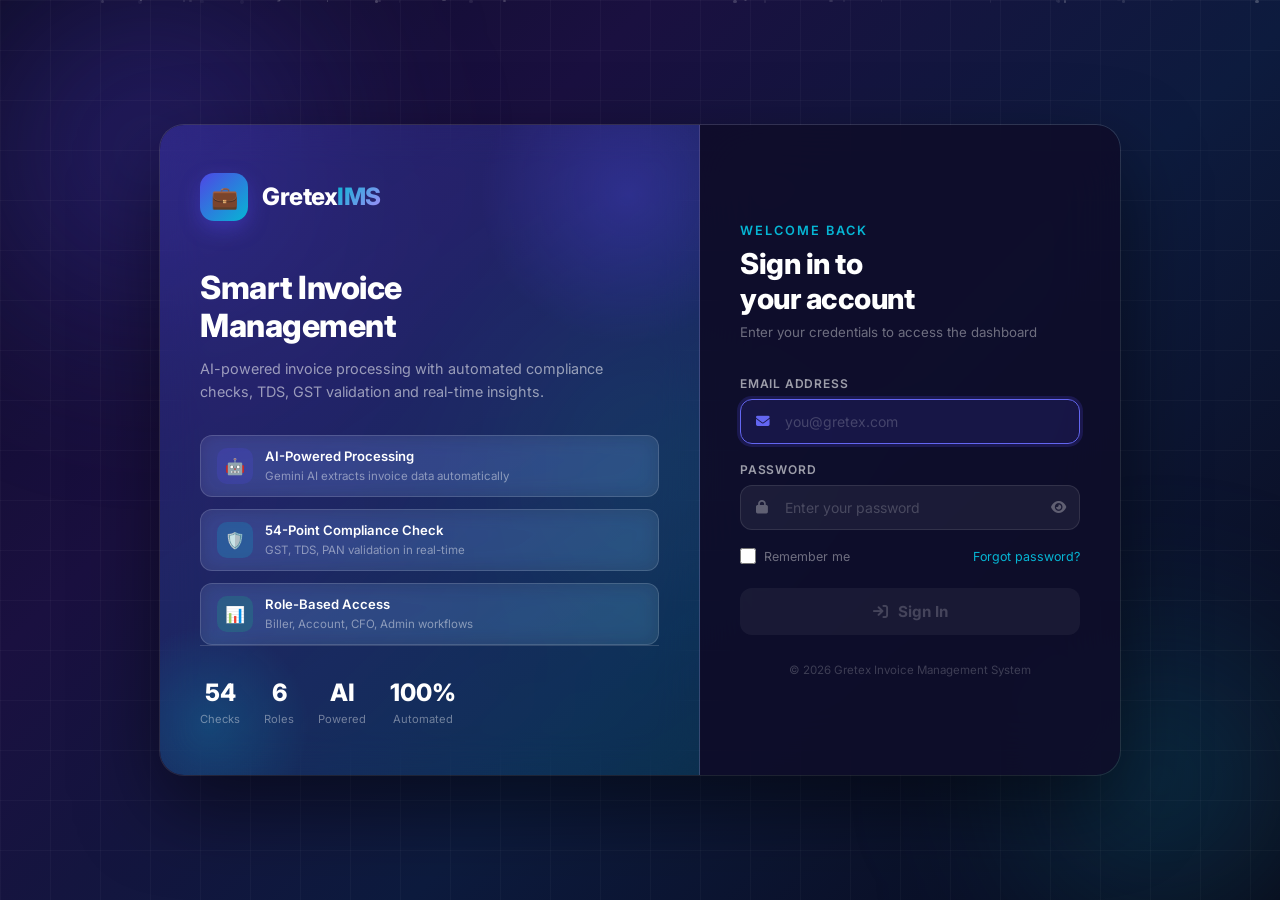
<file: billing.html>
<!DOCTYPE html>
<html lang="en">
<head>
  <meta charset="UTF-8"/>
  <meta name="viewport" content="width=device-width, initial-scale=1.0"/>
  <title>Billing Dashboard — Gretex</title>
  <link href="https://fonts.googleapis.com/css2?family=Inter:wght@300;400;500;600;700;800&display=swap" rel="stylesheet"/>
  <link href="https://cdnjs.cloudflare.com/ajax/libs/font-awesome/6.4.0/css/all.min.css" rel="stylesheet"/>
  <link href="css/style.css" rel="stylesheet"/>
  <style>
    .section { display: none; }
    .section.active { display: block; }
  </style>
</head>
<body>
<div class="app-wrapper">

  <aside class="sidebar" id="sidebar"></aside>

  <div class="main-content" id="mainContent">
    <header class="app-header" id="appHeader"></header>
    <div class="page-content">

      <!-- DASHBOARD -->
      <div class="section active" id="section-dashboard">
        <div class="stats-grid">
          <div class="stat-card total">
            <div class="stat-icon"><i class="fa fa-inbox"></i></div>
            <div class="stat-info">
              <div class="stat-value" id="statTotal">--</div>
              <div class="stat-label">Total Invoices</div>
            </div>
          </div>
          <div class="stat-card amount">
            <div class="stat-icon"><i class="fa fa-indian-rupee-sign"></i></div>
            <div class="stat-info">
              <div class="stat-value" id="statAmount">--</div>
              <div class="stat-label">Total Amount</div>
            </div>
          </div>
          <div class="stat-card pass">
            <div class="stat-icon"><i class="fa fa-circle-check"></i></div>
            <div class="stat-info">
              <div class="stat-value" id="statPass">--</div>
              <div class="stat-label">Passed</div>
            </div>
          </div>
          <div class="stat-card review">
            <div class="stat-icon"><i class="fa fa-clock"></i></div>
            <div class="stat-info">
              <div class="stat-value" id="statReview">--</div>
              <div class="stat-label">Pending</div>
            </div>
          </div>
        </div>

        <!-- Quick Actions -->
        <div style="display:grid;grid-template-columns:
          repeat(auto-fit,minmax(200px,1fr));gap:16px;margin-top:4px">
          <div class="card" style="cursor:pointer"
            onclick="Dashboard.showSection('invoices')">
            <div class="card-body" style="text-align:center;padding:28px">
              <div style="font-size:2rem;margin-bottom:8px">📋</div>
              <div style="font-weight:600">All Invoices</div>
            </div>
          </div>
          <div class="card" style="cursor:pointer"
            onclick="Dashboard.showSection('payments')">
            <div class="card-body" style="text-align:center;padding:28px">
              <div style="font-size:2rem;margin-bottom:8px">💸</div>
              <div style="font-weight:600">Payments</div>
            </div>
          </div>
          <div class="card" style="cursor:pointer"
            onclick="Dashboard.showSection('pending')">
            <div class="card-body" style="text-align:center;padding:28px">
              <div style="font-size:2rem;margin-bottom:8px">⏳</div>
              <div style="font-weight:600;color:var(--warning)">
                Pending Bills
              </div>
            </div>
          </div>
          <div class="card" style="cursor:pointer"
            onclick="Dashboard.showSection('summary')">
            <div class="card-body" style="text-align:center;padding:28px">
              <div style="font-size:2rem;margin-bottom:8px">📊</div>
              <div style="font-weight:600">Summary</div>
            </div>
          </div>
        </div>
      </div>

      <!-- INVOICES -->
      <div class="section" id="section-invoices">
        <div class="card"><div class="card-header">
          <div class="card-title">
            <i class="fa fa-file-invoice"></i> All Invoices
          </div></div>
          <div class="card-body"><div class="empty-state">
            <div class="empty-icon">🚧</div>
            <div class="empty-title">Coming Soon</div>
            <div class="empty-text">Invoice list for billing team</div>
          </div></div>
        </div>
      </div>

      <!-- PAYMENTS -->
      <div class="section" id="section-payments">
        <div class="card"><div class="card-header">
          <div class="card-title">
            <i class="fa fa-money-bill"></i> Payments
          </div></div>
          <div class="card-body"><div class="empty-state">
            <div class="empty-icon">💸</div>
            <div class="empty-title">Coming Soon</div>
            <div class="empty-text">
              Payment tracking and management
            </div>
          </div></div>
        </div>
      </div>

      <!-- PENDING -->
      <div class="section" id="section-pending">
        <div class="card"><div class="card-header">
          <div class="card-title" style="color:var(--warning)">
            <i class="fa fa-clock"></i> Pending Bills
          </div></div>
          <div class="card-body"><div class="empty-state">
            <div class="empty-icon">⏳</div>
            <div class="empty-title">Coming Soon</div>
            <div class="empty-text">Bills awaiting payment</div>
          </div></div>
        </div>
      </div>

      <!-- SUMMARY -->
      <div class="section" id="section-summary">
        <div class="card"><div class="card-header">
          <div class="card-title">
            <i class="fa fa-chart-pie"></i> Summary
          </div></div>
          <div class="card-body"><div class="empty-state">
            <div class="empty-icon">📊</div>
            <div class="empty-title">Coming Soon</div>
            <div class="empty-text">Billing summary and reports</div>
          </div></div>
        </div>
      </div>

      <!-- PROFILE -->
      <div class="section" id="section-profile">
        <div class="card" style="max-width:500px">
          <div class="card-header">
            <div class="card-title">
              <i class="fa fa-user"></i> My Profile
            </div>
          </div>
          <div class="card-body" id="profileBody"></div>
        </div>
      </div>

      <!-- PASSWORD -->
      <div class="section" id="section-password">
        <div class="card" style="max-width:440px">
          <div class="card-header">
            <div class="card-title">
              <i class="fa fa-lock"></i> Change Password
            </div>
          </div>
          <div class="card-body">
            <div class="form-group">
              <label class="form-label">Current Password</label>
              <input type="password" class="form-control" id="oldPassword"/>
            </div>
            <div class="form-group">
              <label class="form-label">New Password</label>
              <input type="password" class="form-control" id="newPassword"/>
            </div>
            <div class="form-group">
              <label class="form-label">Confirm Password</label>
              <input type="password" class="form-control" id="confirmPassword"/>
            </div>
            <button class="btn btn-primary w-100"
              onclick="Dashboard.changePassword()">
              <i class="fa fa-key"></i> Update Password
            </button>
          </div>
        </div>
      </div>

    </div>
  </div>
</div>

<script src="js/api.js"></script>
<script src="js/sidebar.js"></script>
<script>
const Dashboard = {
  async init() {
    if (!Auth.requireRole("Billing")) return;
    Header.render("Dashboard");
    Sidebar.init("dashboard");
    await Dashboard.loadStats();
    const hash = window.location.hash.replace("#","");
    if (hash) Dashboard.showSection(hash);
  },

  async loadStats() {
    const res = await API.dashboard.getStats();
    if (!res?.success) return;
    const d = res.data;
    document.getElementById("statTotal") .textContent = d.total  || 0;
    document.getElementById("statPass")  .textContent = d.pass   || 0;
    document.getElementById("statReview").textContent = d.review || 0;
    document.getElementById("statAmount").textContent =
      Utils.formatCurrency(d.totalAmount);
  },

  showSection(id) {
    document.querySelectorAll(".section")
      .forEach(s => s.classList.remove("active"));
    document.getElementById(`section-${id}`)?.classList.add("active");
    const titles = {
      dashboard: "Dashboard", invoices: "All Invoices",
      payments : "Payments",  pending : "Pending Bills",
      summary  : "Summary",   profile : "My Profile",
      password : "Change Password"
    };
    Header.setTitle(titles[id] || "Dashboard");
    Sidebar.setActive(id);
    if (id === "profile") Dashboard.loadProfile();
  },

  loadProfile() {
    const user  = Auth.getUser();
    const color = Utils.getRoleColor(user?.role||"");
    document.getElementById("profileBody").innerHTML = `
      <div style="text-align:center;margin-bottom:20px">
        <div style="width:72px;height:72px;border-radius:50%;
          background:${color};display:inline-flex;align-items:center;
          justify-content:center;font-size:28px;font-weight:700;
          color:#fff;margin-bottom:12px">
          ${Utils.getInitials(user?.name||"")}
        </div>
        <div style="font-size:1.1rem;font-weight:700">${user?.name||""}</div>
        <div style="margin-top:6px">${Utils.roleBadge(user?.role||"")}</div>
      </div>
      <div class="detail-grid" style="grid-template-columns:1fr">
        <div class="detail-item"><label>Email</label>
          <p>${user?.email||"—"}</p></div>
        <div class="detail-item"><label>Role</label>
          <p>${user?.role||"—"}</p></div>
      </div>`;
  },

  async changePassword() {
    const o = document.getElementById("oldPassword").value;
    const n = document.getElementById("newPassword").value;
    const c = document.getElementById("confirmPassword").value;
    if (!o||!n||!c) { Toast.warning("Fill all fields"); return; }
    if (n!==c)      { Toast.error("Passwords don't match"); return; }
    if (n.length<6) { Toast.error("Min 6 characters"); return; }
    Loader.show("Updating...");
    const res = await API.auth.changePassword(o,n);
    Loader.hide();
    res?.success ? Toast.success("Updated!") :
      Toast.error(res?.message||"Failed");
  },

  async loadCurrentSection() { await Dashboard.loadStats(); }
};

document.addEventListener("DOMContentLoaded", () => Dashboard.init());
</script>
</body>
</html>
</file>
<file: css/style.css>
/* ============================================================
   style.css — Gretex Invoice Web App
   Global Styles + Layout + Components
   ============================================================ */

/* ── Google Fonts ── */
@import url('https://fonts.googleapis.com/css2?family=Inter:wght@300;400;500;600;700;800&display=swap');

/* ══════════════════════════════════════════
   CSS VARIABLES
══════════════════════════════════════════ */
:root {
  /* Brand Colors */
  --primary       : #1a73e8;
  --primary-dark  : #0d47a1;
  --primary-light : #e8f0fe;
  --secondary     : #34a853;
  --warning       : #f9ab00;
  --danger        : #ea4335;
  --info          : #00bcd4;

  /* Role Colors */
  --role-biller    : #7c4dff;
  --role-account   : #1a73e8;
  --role-cfo       : #00897b;
  --role-admin     : #f57c00;
  --role-superadmin: #c62828;
  --role-billing   : #2e7d32;

  /* Neutral Colors */
  --white     : #ffffff;
  --gray-50   : #f8f9fa;
  --gray-100  : #f1f3f4;
  --gray-200  : #e8eaed;
  --gray-300  : #dadce0;
  --gray-400  : #bdc1c6;
  --gray-500  : #9aa0a6;
  --gray-600  : #80868b;
  --gray-700  : #5f6368;
  --gray-800  : #3c4043;
  --gray-900  : #202124;

  /* Status Colors */
  --pass-bg   : #d9ead3;
  --pass-text : #274e13;
  --review-bg : #fff2cc;
  --review-text: #7f6000;
  --fail-bg   : #f4cccc;
  --fail-text : #660000;

  /* Layout */
  --sidebar-width      : 260px;
  --sidebar-collapsed  : 70px;
  --header-height      : 64px;
  --border-radius      : 12px;
  --border-radius-sm   : 8px;
  --border-radius-lg   : 16px;
  --shadow-sm          : 0 1px 3px rgba(0,0,0,0.08);
  --shadow-md          : 0 4px 12px rgba(0,0,0,0.10);
  --shadow-lg          : 0 8px 24px rgba(0,0,0,0.12);
  --transition         : all 0.25s ease;
}

/* ══════════════════════════════════════════
   RESET & BASE
══════════════════════════════════════════ */
*, *::before, *::after { box-sizing: border-box; margin: 0; padding: 0; }

html { font-size: 14px; scroll-behavior: smooth; }

body {
  font-family    : 'Inter', sans-serif;
  background     : var(--gray-100);
  color          : var(--gray-900);
  line-height    : 1.6;
  min-height     : 100vh;
  overflow-x     : hidden;
}

a { text-decoration: none; color: inherit; }
ul { list-style: none; }
img { max-width: 100%; }
input, button, select, textarea { font-family: inherit; }

/* ══════════════════════════════════════════
   SCROLLBAR
══════════════════════════════════════════ */
::-webkit-scrollbar { width: 6px; height: 6px; }
::-webkit-scrollbar-track { background: var(--gray-100); }
::-webkit-scrollbar-thumb {
  background    : var(--gray-300);
  border-radius : 10px;
}
::-webkit-scrollbar-thumb:hover { background: var(--gray-400); }

/* ══════════════════════════════════════════
   APP LAYOUT
══════════════════════════════════════════ */
.app-wrapper {
  display   : flex;
  min-height: 100vh;
}

/* ── Sidebar ── */
.sidebar {
  width         : var(--sidebar-width);
  height        : 100vh;
  height        : 100dvh;
  max-height    : 100vh;
  background    : #1e2a3a;
  display       : flex;
  flex-direction: column;
  position      : fixed;
  top           : 0;
  bottom        : 0;
  left          : 0;
  z-index       : 1000;
  transition    : var(--transition);
  overflow      : hidden;
}

.sidebar.collapsed { width: var(--sidebar-collapsed); }

/* ── Main Content ── */
.main-content {
  margin-left: var(--sidebar-width);
  flex       : 1;
  display    : flex;
  flex-direction: column;
  transition : var(--transition);
  min-height : 100vh;
  min-width  : 0;
  overflow-x : hidden;
}

.main-content.expanded { margin-left: var(--sidebar-collapsed); }

/* ── Header ── */
.app-header {
  height         : var(--header-height);
  background     : var(--white);
  border-bottom  : 1px solid var(--gray-200);
  display        : flex;
  align-items    : center;
  justify-content: space-between;
  padding        : 0 24px;
  position       : sticky;
  top            : 0;
  z-index        : 999;
  box-shadow     : var(--shadow-sm);
}

/* ── Page Content ── */
.page-content {
  padding : 24px;
  flex    : 1;
}

/* ══════════════════════════════════════════
   SIDEBAR COMPONENTS
══════════════════════════════════════════ */

/* Logo */
.sidebar-logo {
  height         : var(--header-height);
  display        : flex;
  align-items    : center;
  padding        : 0 20px;
  border-bottom  : 1px solid rgba(255,255,255,0.08);
  gap            : 12px;
  overflow       : hidden;
  white-space    : nowrap;
  flex-shrink    : 0;
}

.sidebar-logo .logo-icon {
  width           : 36px;
  height          : 36px;
  background      : var(--primary);
  border-radius   : 10px;
  display         : flex;
  align-items     : center;
  justify-content : center;
  font-size       : 18px;
  flex-shrink     : 0;
}

.sidebar-logo .logo-text {
  font-size  : 1.15rem;
  font-weight: 700;
  color      : var(--white);
  letter-spacing: 0.3px;
}

.sidebar-logo .logo-sub {
  font-size : 0.7rem;
  color     : var(--gray-500);
  margin-top: -2px;
}

/* User Info */
.sidebar-user {
  padding   : 12px 20px;
  border-bottom: 1px solid rgba(255,255,255,0.08);
  display   : flex;
  align-items: center;
  gap       : 12px;
  overflow  : hidden;
  white-space: nowrap;
  flex-shrink: 0;
}

.sidebar-user .user-avatar {
  width          : 36px;
  height         : 36px;
  border-radius  : 50%;
  display        : flex;
  align-items    : center;
  justify-content: center;
  font-size      : 15px;
  font-weight    : 700;
  color          : var(--white);
  flex-shrink    : 0;
  text-transform : uppercase;
}

.sidebar-user .user-info .user-name {
  font-size  : 0.85rem;
  font-weight: 600;
  color      : var(--white);
}

.sidebar-user .user-info .user-role {
  font-size  : 0.72rem;
  color      : var(--gray-500);
  margin-top : 1px;
}

/* Nav Menu — Scrollable & Non-disruptive */
.sidebar-nav {
  padding       : 8px 0;
  flex          : 1 1 0%;
  min-height    : 0;
  overflow-y    : auto;
  overflow-x    : hidden;
  overscroll-behavior: contain;
}

.sidebar-nav::-webkit-scrollbar {
  width: 4px;
}
.sidebar-nav::-webkit-scrollbar-track {
  background: transparent;
}
.sidebar-nav::-webkit-scrollbar-thumb {
  background: rgba(255, 255, 255, 0.16);
  border-radius: 4px;
}
.sidebar-nav::-webkit-scrollbar-thumb:hover {
  background: rgba(255, 255, 255, 0.32);
}

.nav-section-title {
  font-size     : 0.65rem;
  font-weight   : 600;
  color         : var(--gray-600);
  text-transform: uppercase;
  letter-spacing: 1px;
  padding       : 10px 20px 4px;
  white-space   : nowrap;
  overflow      : hidden;
}

.nav-item {
  display        : flex;
  align-items    : center;
  gap            : 12px;
  padding        : 8px 20px;
  color          : var(--gray-400);
  cursor         : pointer;
  transition     : var(--transition);
  border-radius  : 0;
  white-space    : nowrap;
  overflow       : hidden;
  position       : relative;
  font-size      : 0.86rem;
  font-weight    : 400;
}

.nav-item:hover {
  background: rgba(255,255,255,0.06);
  color     : var(--white);
}

.nav-item.active {
  background: rgba(26,115,232,0.15);
  color     : var(--primary);
  font-weight: 500;
}

.nav-item.active::before {
  content      : "";
  position     : absolute;
  left         : 0;
  top          : 0;
  bottom       : 0;
  width        : 3px;
  background   : var(--primary);
  border-radius: 0 4px 4px 0;
}

.nav-item .nav-icon {
  font-size : 1.1rem;
  width     : 22px;
  text-align: center;
  flex-shrink: 0;
}

.nav-item .nav-badge {
  margin-left  : auto;
  background   : var(--danger);
  color        : var(--white);
  font-size    : 0.65rem;
  font-weight  : 700;
  padding      : 2px 6px;
  border-radius: 10px;
  min-width    : 18px;
  text-align   : center;
}

/* Sidebar Footer */
.sidebar-footer {
  padding     : 12px 20px;
  border-top  : 1px solid rgba(255,255,255,0.08);
  white-space : nowrap;
  overflow    : hidden;
  flex-shrink : 0;
  margin-top  : auto;
  background  : #1e2a3a;
  z-index     : 2;
}

.sidebar-footer .logout-btn {
  display    : flex;
  align-items: center;
  gap        : 10px;
  color      : var(--gray-500);
  cursor     : pointer;
  padding    : 8px 0;
  font-size  : 0.875rem;
  transition : var(--transition);
}

.sidebar-footer .logout-btn:hover { color: var(--danger); }

/* ══════════════════════════════════════════
   HEADER COMPONENTS
══════════════════════════════════════════ */
.header-left {
  display    : flex;
  align-items: center;
  gap        : 16px;
}

.toggle-btn {
  width          : 36px;
  height         : 36px;
  border         : none;
  background     : var(--gray-100);
  border-radius  : var(--border-radius-sm);
  cursor         : pointer;
  display        : flex;
  align-items    : center;
  justify-content: center;
  font-size      : 1.1rem;
  transition     : var(--transition);
  color          : var(--gray-700);
}

.toggle-btn:hover { background: var(--gray-200); }

.page-title {
  font-size  : 1.1rem;
  font-weight: 600;
  color      : var(--gray-900);
}

.header-right {
  display    : flex;
  align-items: center;
  gap        : 12px;
}

.header-btn {
  width          : 36px;
  height         : 36px;
  border         : none;
  background     : var(--gray-100);
  border-radius  : var(--border-radius-sm);
  cursor         : pointer;
  display        : flex;
  align-items    : center;
  justify-content: center;
  font-size      : 1rem;
  transition     : var(--transition);
  color          : var(--gray-700);
  position       : relative;
}

.header-btn:hover { background: var(--gray-200); }

.header-btn .notif-dot {
  position     : absolute;
  top          : 6px;
  right        : 6px;
  width        : 8px;
  height       : 8px;
  background   : var(--danger);
  border-radius: 50%;
  border       : 2px solid var(--white);
}

.header-user {
  display    : flex;
  align-items: center;
  gap        : 8px;
  cursor     : pointer;
  padding    : 6px 10px;
  border-radius: var(--border-radius-sm);
  transition : var(--transition);
}

.header-user:hover { background: var(--gray-100); }

.header-user .h-avatar {
  width          : 32px;
  height         : 32px;
  border-radius  : 50%;
  display        : flex;
  align-items    : center;
  justify-content: center;
  font-size      : 13px;
  font-weight    : 700;
  color          : var(--white);
}

.header-user .h-name {
  font-size  : 0.85rem;
  font-weight: 500;
  color      : var(--gray-800);
}

/* ══════════════════════════════════════════
   STAT CARDS
══════════════════════════════════════════ */
.stats-grid {
  display              : grid;
  grid-template-columns: repeat(auto-fit, minmax(200px, 1fr));
  gap                  : 16px;
  margin-bottom        : 24px;
}

.stat-card {
  background   : var(--white);
  border-radius: var(--border-radius);
  padding      : 20px;
  display      : flex;
  align-items  : center;
  gap          : 16px;
  box-shadow   : var(--shadow-sm);
  transition   : var(--transition);
  border       : 1px solid var(--gray-200);
}

.stat-card:hover {
  transform : translateY(-2px);
  box-shadow: var(--shadow-md);
}

.stat-icon {
  width          : 52px;
  height         : 52px;
  border-radius  : var(--border-radius-sm);
  display        : flex;
  align-items    : center;
  justify-content: center;
  font-size      : 1.5rem;
  flex-shrink    : 0;
}

.stat-info .stat-value {
  font-size  : 1.8rem;
  font-weight: 800;
  line-height: 1;
}

.stat-info .stat-label {
  font-size  : 0.78rem;
  color      : var(--gray-600);
  margin-top : 4px;
  font-weight: 500;
}

.stat-info .stat-change {
  font-size : 0.72rem;
  margin-top: 4px;
}

/* Stat Card Variants */
.stat-card.total .stat-icon  { background: var(--primary-light); color: var(--primary); }
.stat-card.total .stat-value { color: var(--primary); }
.stat-card.pass  .stat-icon  { background: var(--pass-bg);   color: var(--secondary); }
.stat-card.pass  .stat-value { color: var(--secondary); }
.stat-card.review .stat-icon { background: var(--review-bg); color: var(--warning); }
.stat-card.review .stat-value{ color: var(--warning); }
.stat-card.fail  .stat-icon  { background: var(--fail-bg);   color: var(--danger); }
.stat-card.fail  .stat-value { color: var(--danger); }
.stat-card.amount .stat-icon { background: #e8f5e9; color: #2e7d32; }
.stat-card.amount .stat-value{ color: #2e7d32; font-size: 1.4rem; }

/* ══════════════════════════════════════════
   CARDS & PANELS
══════════════════════════════════════════ */
.card {
  background   : var(--white);
  border-radius: var(--border-radius);
  box-shadow   : var(--shadow-sm);
  border       : 1px solid var(--gray-200);
  overflow     : hidden;
}

.card-header {
  padding        : 16px 20px;
  border-bottom  : 1px solid var(--gray-200);
  display        : flex;
  align-items    : center;
  justify-content: space-between;
}

.card-title {
  font-size  : 0.95rem;
  font-weight: 600;
  color      : var(--gray-800);
  display    : flex;
  align-items: center;
  gap        : 8px;
}

.card-body { padding: 20px; }

/* ══════════════════════════════════════════
   TABLES
══════════════════════════════════════════ */
.table-wrapper {
  overflow-x: auto;
  border-radius: var(--border-radius);
}

.data-table {
  width          : 100%;
  border-collapse: collapse;
  font-size      : 0.83rem;
}

.data-table thead th {
  background    : var(--gray-50);
  padding       : 11px 14px;
  text-align    : left;
  font-weight   : 600;
  color         : var(--gray-700);
  font-size     : 0.75rem;
  text-transform: uppercase;
  letter-spacing: 0.5px;
  border-bottom : 2px solid var(--gray-200);
  white-space   : nowrap;
}

.data-table tbody td {
  padding      : 12px 14px;
  border-bottom: 1px solid var(--gray-100);
  color        : var(--gray-800);
  vertical-align: middle;
}

.data-table tbody tr:hover { background: var(--gray-50); }
.data-table tbody tr:last-child td { border-bottom: none; }

/* ══════════════════════════════════════════
   STATUS BADGES
══════════════════════════════════════════ */
.badge {
  display      : inline-flex;
  align-items  : center;
  gap          : 4px;
  padding      : 3px 10px;
  border-radius: 20px;
  font-size    : 0.72rem;
  font-weight  : 700;
  white-space  : nowrap;
}

.badge-pass   { background: var(--pass-bg);   color: var(--pass-text); }
.badge-review { background: var(--review-bg); color: var(--review-text); }
.badge-fail   { background: var(--fail-bg);   color: var(--fail-text); }
.badge-info   { background: var(--primary-light); color: var(--primary); }
.badge-warning{ background: #fff3e0; color: #e65100; }

/* Role Badges */
.role-badge {
  display      : inline-block;
  padding      : 3px 10px;
  border-radius: 20px;
  font-size    : 0.7rem;
  font-weight  : 600;
}

.role-Biller     { background: #ede7f6; color: var(--role-biller); }
.role-Account    { background: var(--primary-light); color: var(--role-account); }
.role-CFO        { background: #e0f2f1; color: var(--role-cfo); }
.role-Admin      { background: #fff3e0; color: var(--role-admin); }
.role-SuperAdmin { background: #ffebee; color: var(--role-superadmin); }
.role-Billing    { background: #e8f5e9; color: var(--role-billing); }

/* User Status Badges */
.status-active   { background: var(--pass-bg);   color: var(--pass-text); }
.status-inactive { background: var(--review-bg); color: var(--review-text); }
.status-deleted  { background: var(--fail-bg);   color: var(--fail-text); }

/* ══════════════════════════════════════════
   BUTTONS
══════════════════════════════════════════ */
.btn {
  display        : inline-flex;
  align-items    : center;
  justify-content: center;
  gap            : 6px;
  padding        : 8px 16px;
  border-radius  : var(--border-radius-sm);
  font-size      : 0.83rem;
  font-weight    : 500;
  cursor         : pointer;
  border         : none;
  transition     : var(--transition);
  white-space    : nowrap;
}

.btn-primary {
  background: var(--primary);
  color     : var(--white);
}
.btn-primary:hover { background: var(--primary-dark); }

.btn-success {
  background: var(--secondary);
  color     : var(--white);
}
.btn-success:hover { background: #2d9249; }

.btn-danger {
  background: var(--danger);
  color     : var(--white);
}
.btn-danger:hover { background: #c62828; }

.btn-warning {
  background: var(--warning);
  color     : var(--white);
}
.btn-warning:hover { background: #f57f17; }

.btn-outline {
  background: transparent;
  color     : var(--primary);
  border    : 1.5px solid var(--primary);
}
.btn-outline:hover {
  background: var(--primary-light);
}

.btn-ghost {
  background: var(--gray-100);
  color     : var(--gray-700);
}
.btn-ghost:hover { background: var(--gray-200); }

.btn-sm { padding: 5px 12px; font-size: 0.78rem; }
.btn-lg { padding: 11px 24px; font-size: 0.95rem; }
.btn-icon {
  padding: 7px;
  width  : 34px;
  height : 34px;
}

.btn:disabled {
  opacity: 0.5;
  cursor : not-allowed;
}

/* ══════════════════════════════════════════
   FORMS
══════════════════════════════════════════ */
.form-group { margin-bottom: 16px; }

.form-label {
  display    : block;
  font-size  : 0.8rem;
  font-weight: 500;
  color      : var(--gray-700);
  margin-bottom: 6px;
}

.form-control {
  width        : 100%;
  padding      : 9px 12px;
  border       : 1.5px solid var(--gray-300);
  border-radius: var(--border-radius-sm);
  font-size    : 0.875rem;
  color        : var(--gray-900);
  background   : var(--white);
  transition   : var(--transition);
  outline      : none;
}

.form-control:focus {
  border-color: var(--primary);
  box-shadow  : 0 0 0 3px rgba(26,115,232,0.12);
}

.form-control:disabled {
  background: var(--gray-100);
  cursor    : not-allowed;
}

.form-select {
  appearance   : none;
  background   : var(--white) url("data:image/svg+xml,%3Csvg xmlns='http://www.w3.org/2000/svg' width='12' height='12' viewBox='0 0 12 12'%3E%3Cpath fill='%235f6368' d='M6 8L1 3h10z'/%3E%3C/svg%3E") no-repeat right 12px center;
  padding-right: 32px;
}

.input-group {
  position: relative;
  display : flex;
}

.input-icon {
  position      : absolute;
  left          : 12px;
  top           : 50%;
  transform     : translateY(-50%);
  color         : var(--gray-500);
  pointer-events: none;
}

.input-group .form-control { padding-left: 36px; }

/* ══════════════════════════════════════════
   RED FLAGS
══════════════════════════════════════════ */
.red-flag-cell {
  color      : var(--danger);
  font-size  : 0.75rem;
  font-weight: 500;
}

.red-flag-item {
  display        : flex;
  align-items    : center;
  gap            : 6px;
  padding        : 6px 10px;
  background     : var(--fail-bg);
  border-left    : 3px solid var(--danger);
  border-radius  : 0 6px 6px 0;
  font-size      : 0.8rem;
  color          : var(--fail-text);
  margin-bottom  : 6px;
}

/* ══════════════════════════════════════════
   MODALS
══════════════════════════════════════════ */
.modal-overlay {
  position  : fixed;
  inset     : 0;
  background: rgba(0,0,0,0.5);
  z-index   : 2000;
  display   : flex;
  align-items: center;
  justify-content: center;
  padding   : 20px;
  opacity   : 0;
  visibility: hidden;
  transition: var(--transition);
}

.modal-overlay.active {
  opacity   : 1;
  visibility: visible;
}

.modal-box {
  background   : var(--white);
  border-radius: var(--border-radius-lg);
  width        : 100%;
  max-width    : 560px;
  max-height   : 90vh;
  overflow-y   : auto;
  box-shadow   : var(--shadow-lg);
  transform    : translateY(20px);
  transition   : var(--transition);
}

.modal-overlay.active .modal-box { transform: translateY(0); }

.modal-header {
  padding        : 20px 24px;
  border-bottom  : 1px solid var(--gray-200);
  display        : flex;
  align-items    : center;
  justify-content: space-between;
}

.modal-title {
  font-size  : 1rem;
  font-weight: 600;
  color      : var(--gray-900);
}

.modal-close {
  width      : 32px;
  height     : 32px;
  border     : none;
  background : var(--gray-100);
  border-radius: 50%;
  cursor     : pointer;
  display    : flex;
  align-items: center;
  justify-content: center;
  font-size  : 1rem;
  color      : var(--gray-600);
  transition : var(--transition);
}

.modal-close:hover { background: var(--gray-200); }

.modal-body    { padding: 24px; }
.modal-footer  {
  padding     : 16px 24px;
  border-top  : 1px solid var(--gray-200);
  display     : flex;
  justify-content: flex-end;
  gap         : 10px;
}

/* ══════════════════════════════════════════
   FILTER BAR
══════════════════════════════════════════ */
.filter-bar {
  display        : flex;
  align-items    : center;
  gap            : 10px;
  flex-wrap      : wrap;
  margin-bottom  : 16px;
}

.filter-tabs {
  display  : flex;
  gap      : 6px;
  flex-wrap: wrap;
}

.filter-tab {
  padding      : 6px 16px;
  border       : 1.5px solid var(--gray-300);
  border-radius: 20px;
  font-size    : 0.8rem;
  font-weight  : 500;
  cursor       : pointer;
  transition   : var(--transition);
  background   : var(--white);
  color        : var(--gray-700);
}

.filter-tab:hover { border-color: var(--primary); color: var(--primary); }

.filter-tab.active {
  background  : var(--primary);
  color       : var(--white);
  border-color: var(--primary);
}

/* ══════════════════════════════════════════
   EMPTY STATE
══════════════════════════════════════════ */
.empty-state {
  text-align: center;
  padding   : 48px 24px;
  color     : var(--gray-500);
}

.empty-state .empty-icon {
  font-size    : 3rem;
  margin-bottom: 12px;
}

.empty-state .empty-title {
  font-size  : 1rem;
  font-weight: 600;
  color      : var(--gray-700);
  margin-bottom: 6px;
}

.empty-state .empty-text { font-size: 0.85rem; }

/* ══════════════════════════════════════════
   LOADING
══════════════════════════════════════════ */
.loading-overlay {
  position       : fixed;
  inset          : 0;
  background     : rgba(255,255,255,0.85);
  z-index        : 9999;
  display        : flex;
  flex-direction : column;
  align-items    : center;
  justify-content: center;
  gap            : 14px;
}

.spinner {
  width        : 40px;
  height       : 40px;
  border       : 3px solid var(--gray-200);
  border-top   : 3px solid var(--primary);
  border-radius: 50%;
  animation    : spin 0.8s linear infinite;
}

@keyframes spin { to { transform: rotate(360deg); } }

.loading-text {
  font-size  : 0.875rem;
  color      : var(--gray-600);
  font-weight: 500;
}

/* ══════════════════════════════════════════
   SMART APP INITIALIZER / SPLASH LOADER
══════════════════════════════════════════ */
.smart-app-loader {
  position       : fixed;
  inset          : 0;
  background     : linear-gradient(135deg, #090d16 0%, #0f172a 50%, #1e1b4b 100%);
  z-index        : 999999;
  display        : flex;
  align-items    : center;
  justify-content: center;
  padding        : 20px;
  opacity        : 1;
  transform      : scale(1);
  transition     : opacity 0.45s cubic-bezier(0.4, 0, 0.2, 1), transform 0.45s cubic-bezier(0.4, 0, 0.2, 1);
}

.smart-app-loader.fade-out {
  opacity       : 0;
  transform     : scale(1.03);
  pointer-events: none;
}

.smart-loader-card {
  width         : 100%;
  max-width     : 440px;
  background    : rgba(30, 41, 59, 0.7);
  backdrop-filter: blur(20px);
  -webkit-backdrop-filter: blur(20px);
  border        : 1px solid rgba(255, 255, 255, 0.12);
  border-radius : 20px;
  padding       : 36px 32px;
  text-align    : center;
  box-shadow    : 0 24px 60px rgba(0, 0, 0, 0.5), 0 0 40px rgba(99, 102, 241, 0.15);
  display       : flex;
  flex-direction: column;
  align-items   : center;
}

.smart-loader-brand {
  position     : relative;
  width        : 72px;
  height       : 72px;
  margin-bottom: 16px;
  display      : flex;
  align-items  : center;
  justify-content: center;
}

.smart-loader-glow {
  position     : absolute;
  inset        : -6px;
  border-radius: 22px;
  background   : linear-gradient(135deg, #4f46e5, #06b6d4);
  filter       : blur(12px);
  opacity      : 0.65;
  animation    : pulseGlow 2.5s infinite ease-in-out;
}

.smart-loader-icon {
  position     : relative;
  width        : 100%;
  height       : 100%;
  border-radius: 18px;
  background   : linear-gradient(135deg, #4f46e5, #3b82f6);
  display      : flex;
  align-items  : center;
  justify-content: center;
  font-size    : 32px;
  color        : #ffffff;
  box-shadow   : inset 0 1px 1px rgba(255, 255, 255, 0.3);
}

.smart-loader-title {
  font-size    : 1.25rem;
  font-weight  : 800;
  color        : #ffffff;
  letter-spacing: -0.3px;
  margin-bottom: 20px;
}

.smart-loader-user {
  width        : 100%;
  background   : rgba(15, 23, 42, 0.6);
  border       : 1px solid rgba(255, 255, 255, 0.08);
  border-radius: 14px;
  padding      : 12px 16px;
  display      : flex;
  align-items  : center;
  gap          : 12px;
  margin-bottom: 24px;
  text-align   : left;
}

.smart-loader-avatar {
  width        : 40px;
  height       : 40px;
  border-radius: 50%;
  display      : flex;
  align-items  : center;
  justify-content: center;
  font-size    : 15px;
  font-weight  : 700;
  color        : #fff;
  flex-shrink  : 0;
  box-shadow   : 0 2px 8px rgba(0, 0, 0, 0.2);
}

.smart-loader-user-info {
  flex         : 1;
  min-width    : 0;
}

.smart-loader-greeting {
  font-size    : 0.85rem;
  color        : #cbd5e1;
  white-space  : nowrap;
  overflow     : hidden;
  text-overflow: ellipsis;
}

.smart-loader-greeting strong {
  color        : #ffffff;
}

.smart-loader-badge {
  display      : inline-block;
  font-size    : 0.72rem;
  font-weight  : 700;
  padding      : 2px 8px;
  border-radius: 6px;
  margin-top   : 3px;
}

.smart-loader-progress-box {
  width        : 100%;
}

.smart-loader-track {
  width        : 100%;
  height       : 7px;
  background   : rgba(255, 255, 255, 0.08);
  border-radius: 10px;
  overflow     : hidden;
  position     : relative;
  margin-bottom: 10px;
}

.smart-loader-fill {
  height       : 100%;
  border-radius: 10px;
  background   : linear-gradient(90deg, #4f46e5, #06b6d4, #10b981);
  background-size: 200% 100%;
  animation    : gradientMove 2s linear infinite;
  transition   : width 0.4s ease;
}

.smart-loader-status-row {
  display      : flex;
  justify-content: space-between;
  align-items  : center;
  font-size    : 0.76rem;
  color        : #94a3b8;
}

.smart-loader-status {
  display      : flex;
  align-items  : center;
  gap          : 6px;
  color        : #cbd5e1;
  font-weight  : 500;
}

.smart-loader-percent {
  font-weight  : 700;
  color        : #38bdf8;
  font-variant-numeric: tabular-nums;
}

@keyframes pulseGlow {
  0%, 100% { opacity: 0.45; transform: scale(0.98); }
  50%      { opacity: 0.85; transform: scale(1.05); }
}

@keyframes gradientMove {
  0%   { background-position: 0% 50%; }
  100% { background-position: 200% 50%; }
}

/* ══════════════════════════════════════════
   ALERTS / TOASTS
══════════════════════════════════════════ */
.toast-container {
  position: fixed;
  top     : 80px;
  right   : 20px;
  z-index : 9999;
  display : flex;
  flex-direction: column;
  gap     : 10px;
}

.toast {
  display      : flex;
  align-items  : center;
  gap          : 10px;
  padding      : 12px 16px;
  border-radius: var(--border-radius-sm);
  background   : var(--white);
  box-shadow   : var(--shadow-lg);
  min-width    : 280px;
  max-width    : 380px;
  font-size    : 0.85rem;
  border-left  : 4px solid;
  animation    : slideIn 0.3s ease;
}

@keyframes slideIn {
  from { transform: translateX(100%); opacity: 0; }
  to   { transform: translateX(0);    opacity: 1; }
}

.toast.success { border-color: var(--secondary); }
.toast.error   { border-color: var(--danger); }
.toast.warning { border-color: var(--warning); }
.toast.info    { border-color: var(--primary); }

/* ══════════════════════════════════════════
   DETAIL SECTIONS (Invoice Detail Page)
══════════════════════════════════════════ */
.section-header {
  display        : flex;
  align-items    : center;
  gap            : 10px;
  padding        : 14px 20px;
  background     : var(--gray-50);
  border-bottom  : 1px solid var(--gray-200);
  font-size      : 0.9rem;
  font-weight    : 600;
  color          : var(--gray-800);
}

.detail-grid {
  display              : grid;
  grid-template-columns: repeat(auto-fit, minmax(240px, 1fr));
  gap                  : 14px;
  padding              : 20px;
}

.detail-item {
  background   : var(--gray-50);
  border-radius: var(--border-radius-sm);
  padding      : 12px 14px;
  border       : 1px solid var(--gray-200);
}

.detail-item label {
  display   : block;
  font-size : 0.7rem;
  color     : var(--gray-600);
  font-weight: 600;
  text-transform: uppercase;
  letter-spacing: 0.5px;
  margin-bottom: 4px;
}

.detail-item p {
  font-size  : 0.875rem;
  font-weight: 500;
  color      : var(--gray-900);
  margin     : 0;
}

.detail-item.editable p {
  color: var(--primary);
  cursor: pointer;
}

/* ══════════════════════════════════════════
   RESPONSIVE
══════════════════════════════════════════ */
@media (max-width: 768px) {
  .sidebar {
    transform: translateX(-100%);
    width    : var(--sidebar-width) !important;
  }

  .sidebar.mobile-open { transform: translateX(0); }

  .main-content { margin-left: 0 !important; }

  .stats-grid { grid-template-columns: repeat(2, 1fr); }

  .page-content { padding: 16px; }

  .detail-grid { grid-template-columns: 1fr; }

  .filter-bar { flex-direction: column; align-items: flex-start; }
}

@media (max-width: 480px) {
  .stats-grid { grid-template-columns: 1fr; }
}

/* ══════════════════════════════════════════
   UTILITIES
══════════════════════════════════════════ */
.text-primary { color: var(--primary) !important; }
.text-success { color: var(--secondary) !important; }
.text-warning { color: var(--warning) !important; }
.text-danger  { color: var(--danger) !important; }
.text-muted   { color: var(--gray-500) !important; }

.bg-primary { background: var(--primary) !important; }
.bg-success { background: var(--secondary) !important; }
.bg-warning { background: var(--warning) !important; }
.bg-danger  { background: var(--danger) !important; }

.fw-400 { font-weight: 400; }
.fw-500 { font-weight: 500; }
.fw-600 { font-weight: 600; }
.fw-700 { font-weight: 700; }

.fs-xs  { font-size: 0.72rem; }
.fs-sm  { font-size: 0.8rem; }
.fs-md  { font-size: 0.875rem; }
.fs-lg  { font-size: 1rem; }

.d-flex        { display: flex; }
.d-grid        { display: grid; }
.align-center  { align-items: center; }
.justify-between{ justify-content: space-between; }
.gap-8  { gap: 8px; }
.gap-12 { gap: 12px; }
.gap-16 { gap: 16px; }

.mt-8  { margin-top: 8px; }
.mt-12 { margin-top: 12px; }
.mt-16 { margin-top: 16px; }
.mt-24 { margin-top: 24px; }
.mb-16 { margin-bottom: 16px; }
.mb-24 { margin-bottom: 24px; }

.w-100 { width: 100%; }
.cursor-pointer { cursor: pointer; }
.text-center { text-align: center; }
.text-right  { text-align: right; }
.truncate {
  white-space  : nowrap;
  overflow     : hidden;
  text-overflow: ellipsis;
}
/* ══════════════════════════════════════════
   SMART TRACKING TIMELINE 
══════════════════════════════════════════ */
.tracking-wrapper {
  background: #fff;
  padding: 24px 20px 10px;
  border-radius: 12px;
  border: 1px solid var(--gray-200);
  margin-bottom: 20px;
  box-shadow: 0 2px 8px rgba(0,0,0,0.02);
}

.tracking-container {
  display: flex;
  justify-content: space-between;
  align-items: flex-start;
  position: relative;
  width: 100%;
}

.track-step {
  flex: 1;
  text-align: center;
  position: relative;
  z-index: 1;
}

/* Connecting Line */
.track-step::before {
  content: "";
  position: absolute;
  top: 15px;
  left: -50%;
  width: 100%;
  height: 3px;
  background: #e5e7eb;
  z-index: -1;
  transition: all 0.3s ease;
}
.track-step:first-child::before {
  display: none;
}

/* Circle / Node */
.track-icon {
  width: 32px;
  height: 32px;
  border-radius: 50%;
  background: #fff;
  border: 3px solid #e5e7eb;
  display: flex;
  align-items: center;
  justify-content: center;
  margin: 0 auto 10px;
  color: transparent; /* Hide icon by default */
  font-size: 12px;
  transition: all 0.3s ease;
}

/* COMPLETED STATE (Green) */
.track-step.completed .track-icon {
  background: #10b981;
  border-color: #10b981;
  color: #fff;
}
.track-step.completed::before {
  background: #10b981;
}

/* ACTIVE STATE (Blue Pulse) */
.track-step.active .track-icon {
  background: #4f46e5;
  border-color: #4f46e5;
  color: #fff;
  box-shadow: 0 0 0 4px rgba(79, 70, 229, 0.2);
}
.track-step.active::before {
  background: #10b981; /* Line coming TO active state should be green */
}

/* REJECTED STATE (Red) */
.track-step.rejected .track-icon {
  background: #ef4444;
  border-color: #ef4444;
  color: #fff;
}

/* Texts */
.track-text h6 {
  font-size: 0.75rem;
  margin: 0 0 4px 0;
  color: var(--gray-800);
  font-weight: 600;
}
.track-text p {
  font-size: 0.65rem;
  margin: 0;
  color: var(--gray-500);
  line-height: 1.2;
}
</file>
